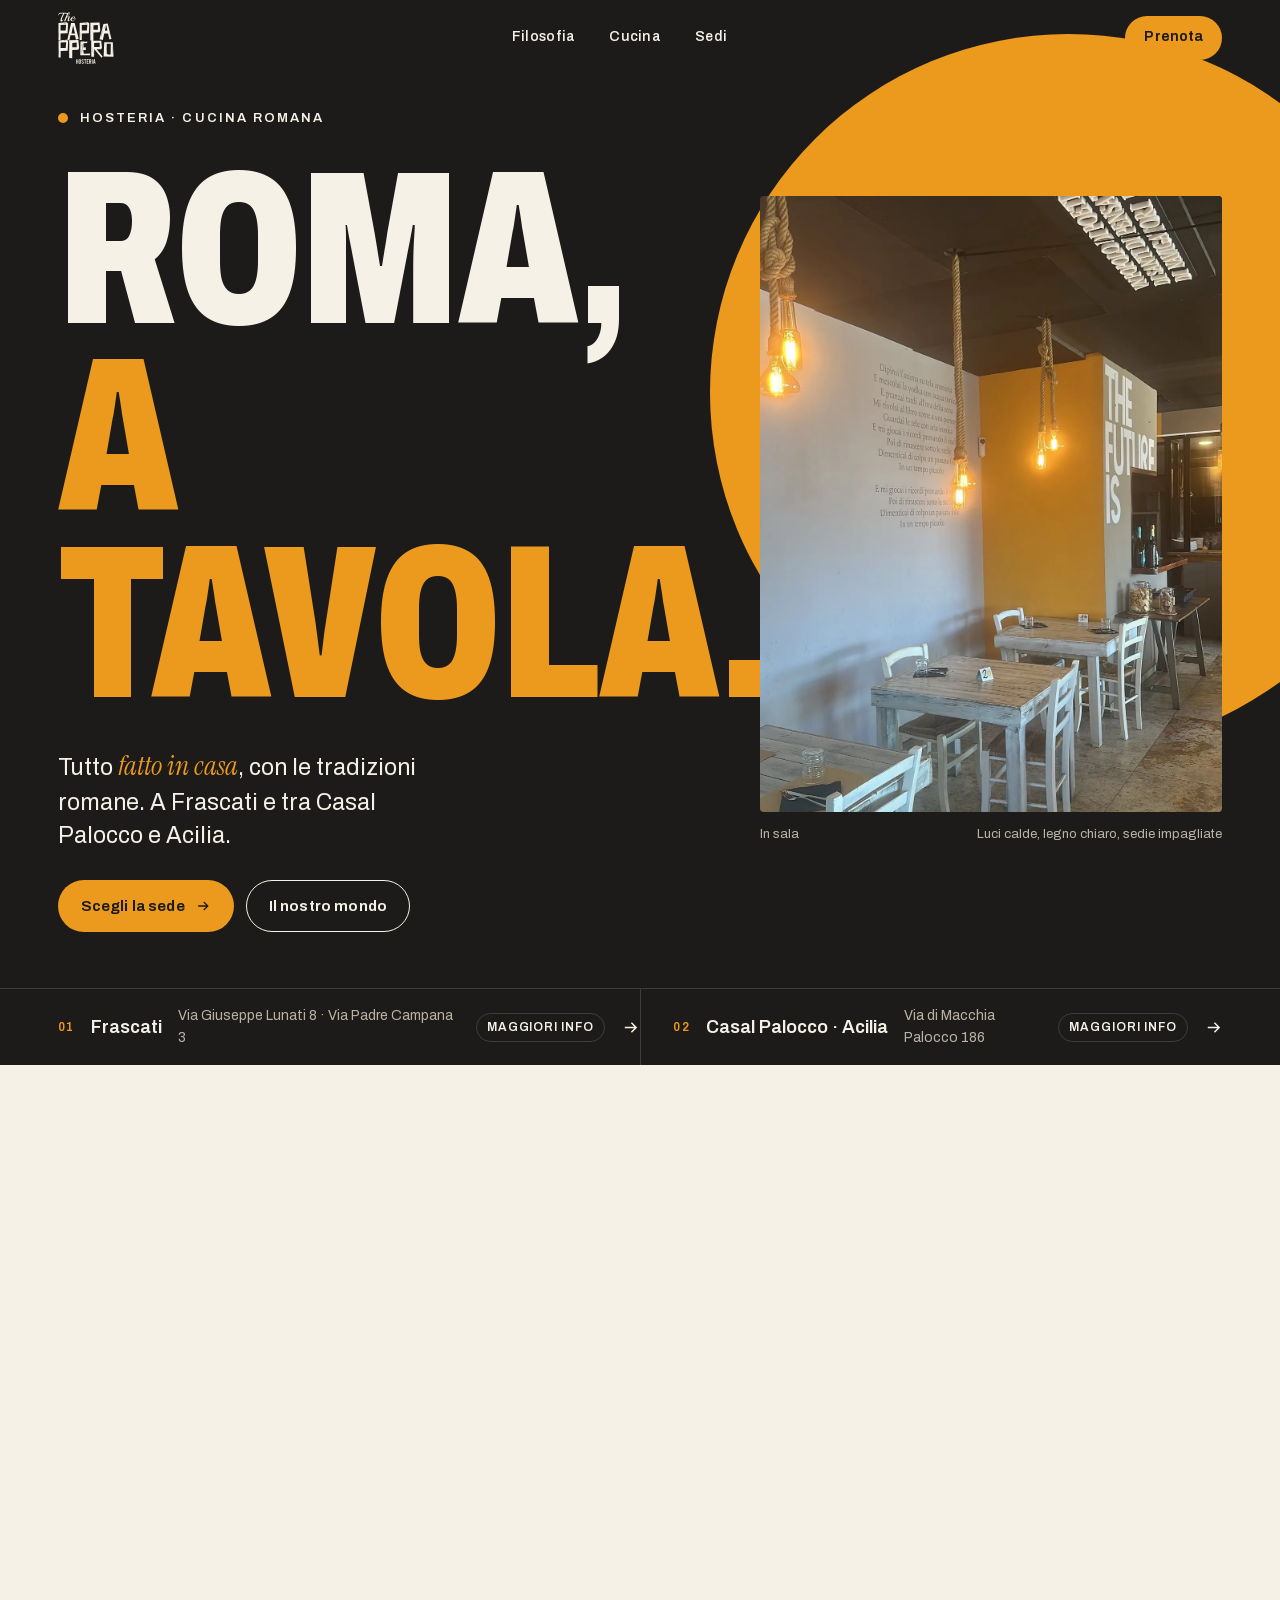
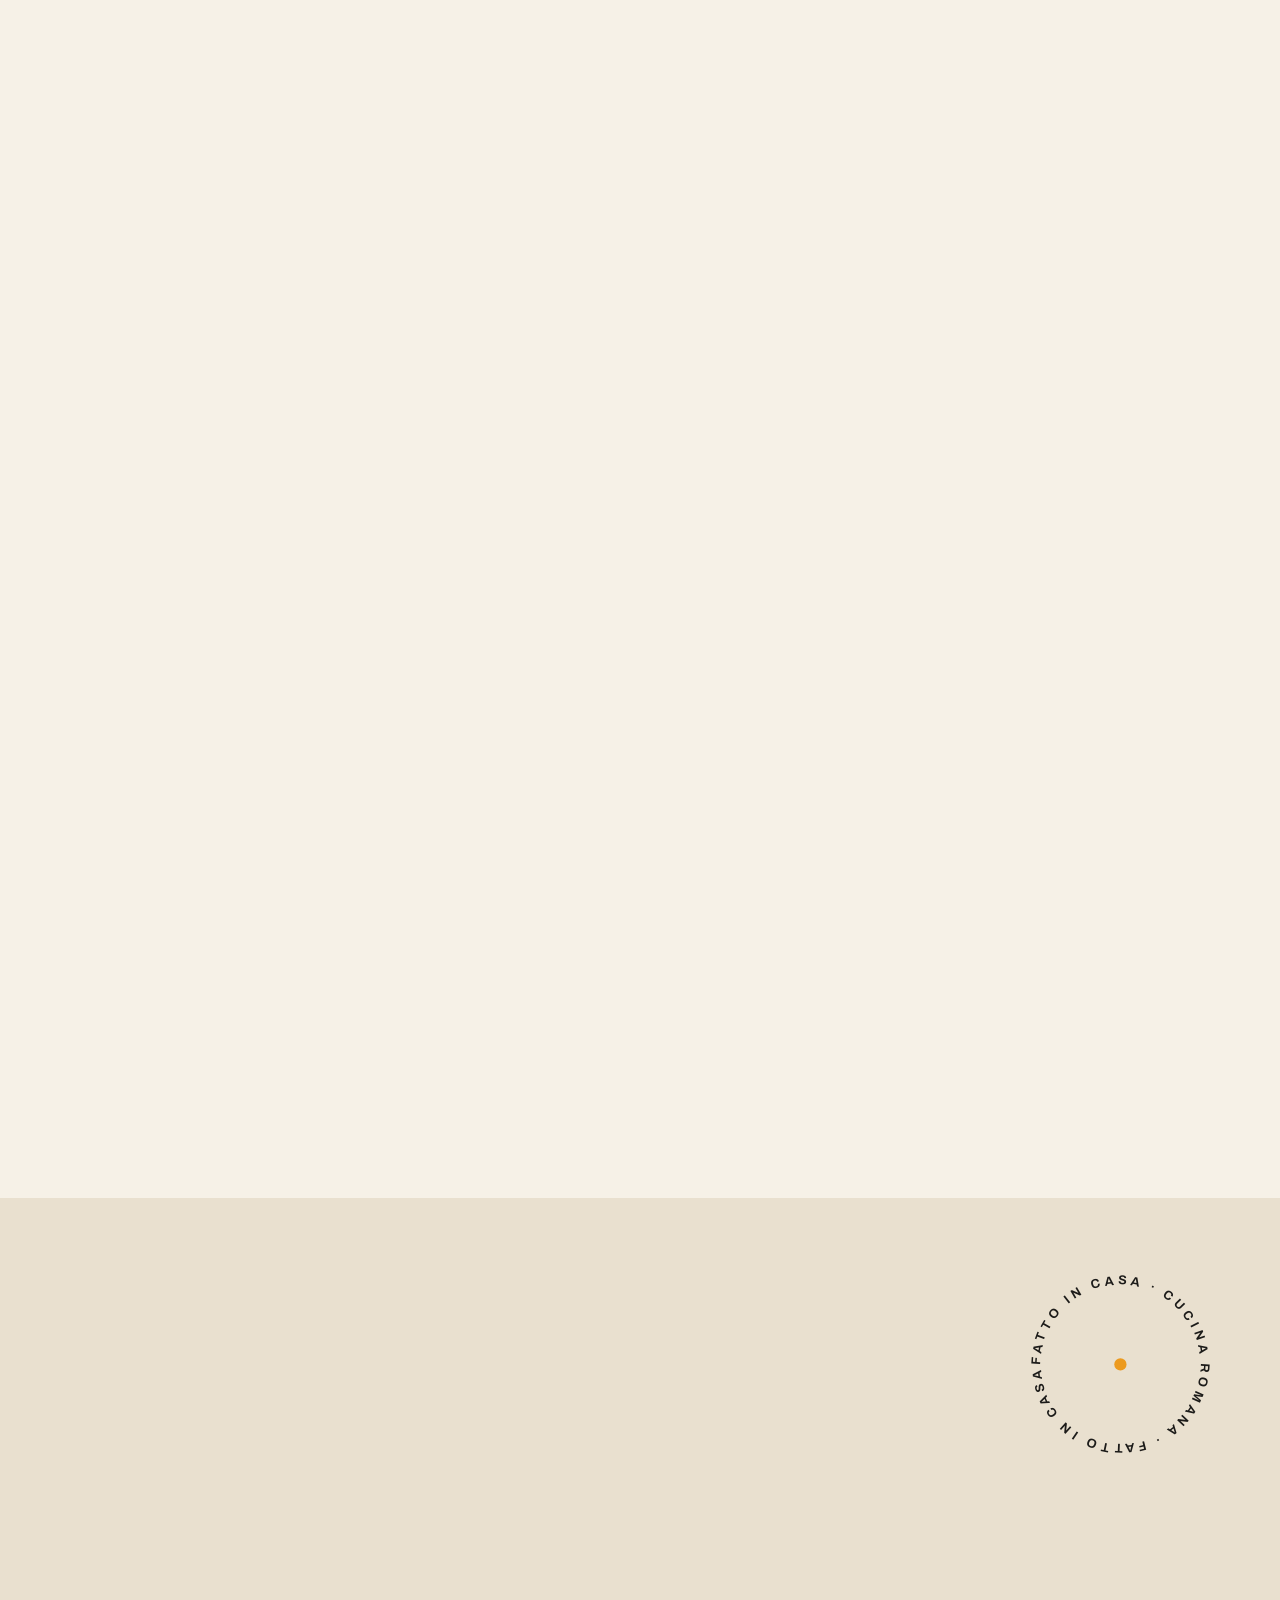
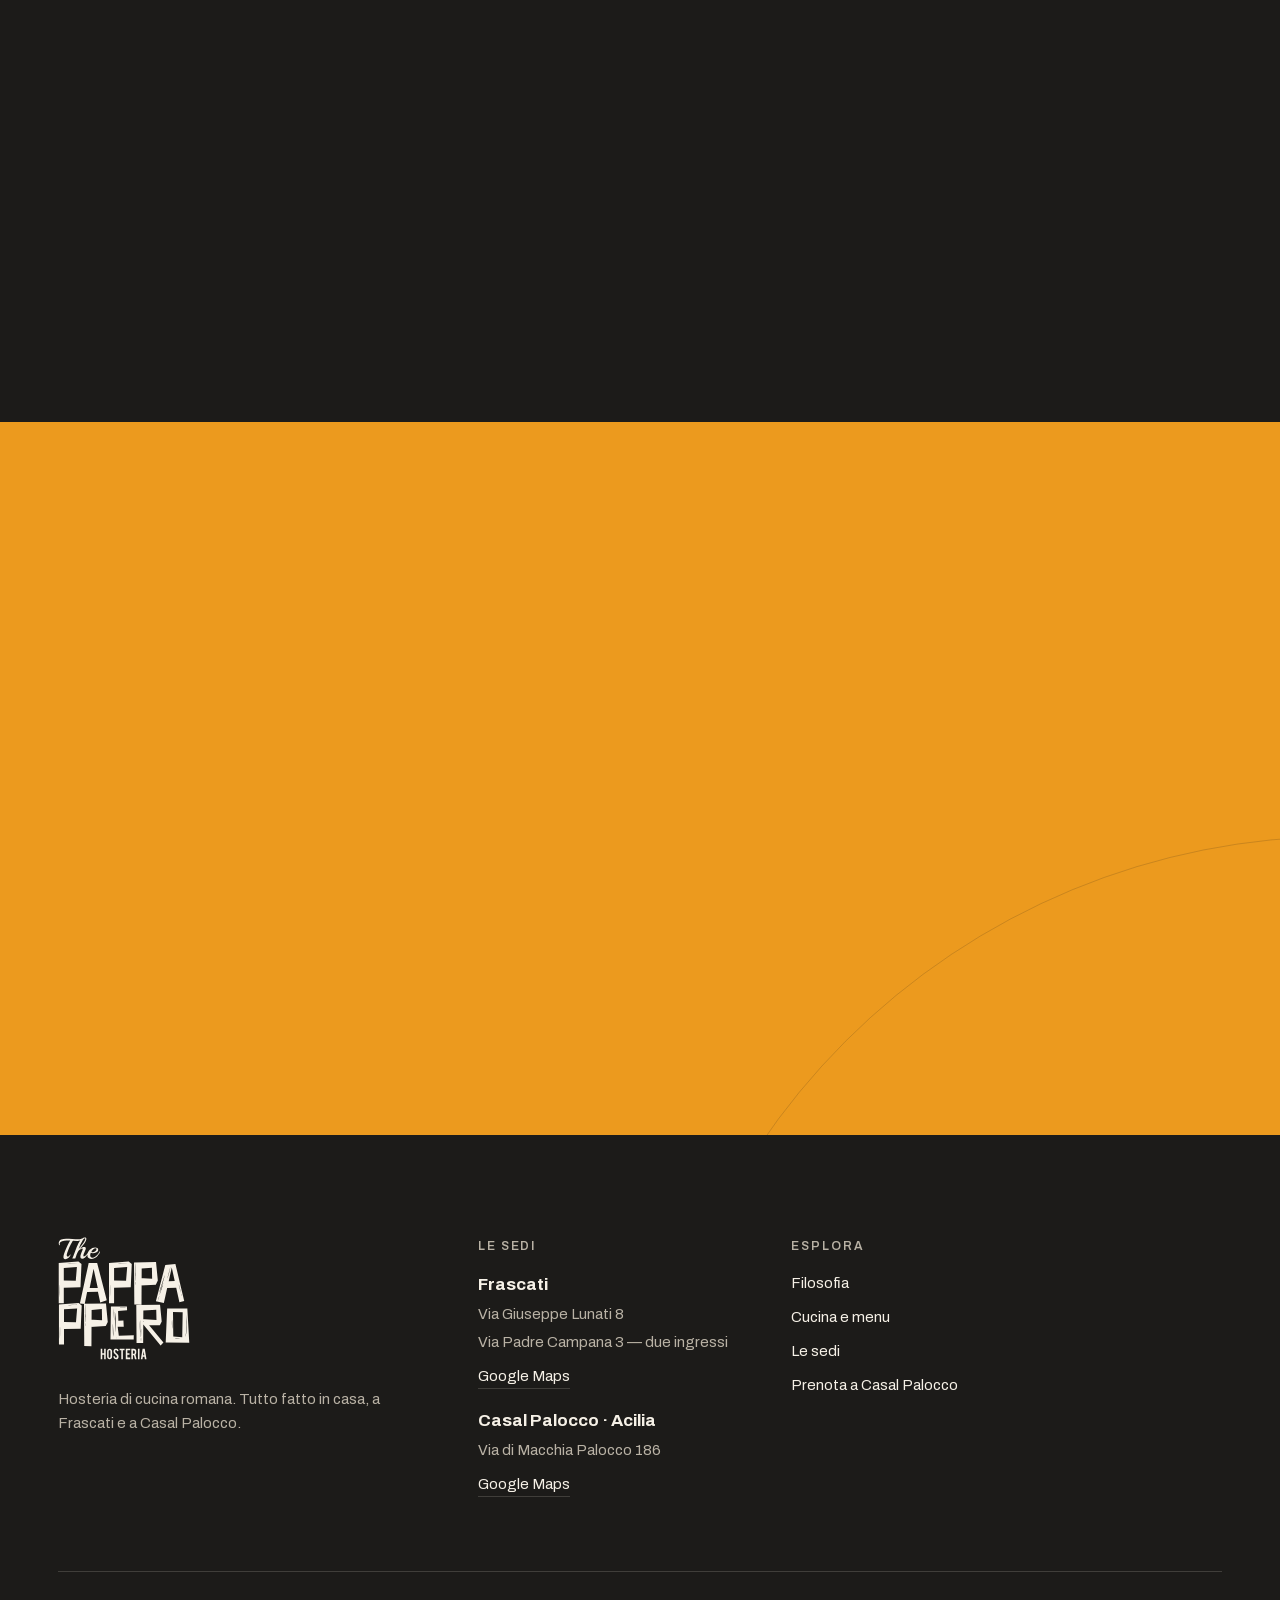
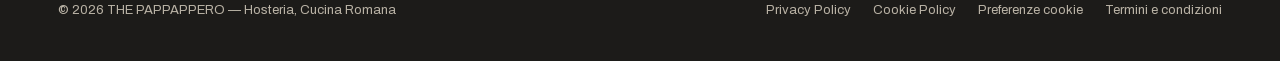
<file: index.html>
<!doctype html>
<html lang="it">
<head>
<meta charset="utf-8">
<meta name="viewport" content="width=device-width, initial-scale=1, viewport-fit=cover">
<meta http-equiv="Content-Security-Policy" content="default-src 'self'; script-src 'self' https://www.googletagmanager.com; connect-src 'self' https://*.google-analytics.com https://*.analytics.google.com https://www.googletagmanager.com; img-src 'self' data: https://*.google-analytics.com https://www.googletagmanager.com; style-src 'self'; font-src 'self'; object-src 'none'; base-uri 'self'; form-action 'self'; manifest-src 'self'; upgrade-insecure-requests">
<meta name="referrer" content="strict-origin-when-cross-origin">
<title>THE PAPPAPPERO — Hosteria, cucina romana a Frascati e Casal Palocco</title>
<meta name="description" content="Cucina romana, tutto fatto in casa. THE PAPPAPPERO ti aspetta a Frascati e tra Casal Palocco e Acilia. A Frascati vieni senza prenotare, a Casal Palocco prenoti su WhatsApp.">
<link rel="canonical" href="./">
<meta name="robots" content="index, follow, max-image-preview:large">
<meta name="theme-color" content="#1C1B19">
<meta property="og:type" content="website">
<meta property="og:locale" content="it_IT">
<meta property="og:site_name" content="THE PAPPAPPERO">
<meta property="og:title" content="THE PAPPAPPERO — Hosteria, cucina romana a Frascati e Casal Palocco">
<meta property="og:description" content="Cucina romana, tutto fatto in casa. THE PAPPAPPERO ti aspetta a Frascati e tra Casal Palocco e Acilia. A Frascati vieni senza prenotare, a Casal Palocco prenoti su WhatsApp.">
<meta property="og:url" content="https://www.dominio-da-definire.it/">
<meta property="og:image" content="https://www.dominio-da-definire.it/assets/img/og-image.jpg">
<meta property="og:image:width" content="1200">
<meta property="og:image:height" content="630">
<meta property="og:image:alt" content="Logo THE PAPPAPPERO Hosteria e la sala del locale">
<meta name="twitter:card" content="summary_large_image">
<link rel="icon" href="./favicon.svg" type="image/svg+xml">
<link rel="icon" href="./assets/icons/icon-192.png" sizes="192x192" type="image/png">
<link rel="apple-touch-icon" href="./assets/icons/icon-180.png">
<link rel="manifest" href="./site.webmanifest">
<link rel="preload" href="./assets/fonts/archivo-latin.woff2" as="font" type="font/woff2" crossorigin>
<link rel="stylesheet" href="./assets/css/style.css">
<script src="./assets/js/config.js" defer></script>
<script src="./assets/js/main.js" defer></script>
</head>
<body data-root="./" data-ld="home">
<svg width="0" height="0" class="sr-only" aria-hidden="true" focusable="false"><symbol id="mark" viewBox="323 477 2047 1910"><path d="M1009.06 2306.07L1009.06 2374.49L984.7 2374.49L984.7 2213.02L1009.06 2213.02L1009.06 2281.57L1038.44 2281.57L1038.44 2213.02L1062.8 2213.02L1062.8 2374.49L1038.44 2374.49L1038.44 2306.07ZM1136.13 2249.1C1136.13 2245.23 1134.78 2241.95 1132.07 2239.24C1129.37 2236.54 1126.08 2235.18 1122.21 2235.18C1118.35 2235.18 1115.04 2236.54 1112.29 2239.24C1109.54 2241.95 1108.16 2245.23 1108.16 2249.1L1108.16 2337.51C1108.16 2341.37 1109.54 2344.66 1112.29 2347.36C1115.04 2350.07 1118.35 2351.43 1122.21 2351.43C1126.08 2351.43 1129.37 2350.07 1132.07 2347.36C1134.78 2344.66 1136.13 2341.37 1136.13 2337.51ZM1122.86 2210.95C1133.6 2210.95 1142.73 2214.73 1150.25 2222.29C1157.76 2229.86 1161.52 2238.96 1161.52 2249.62L1161.52 2337.76C1161.52 2348.51 1157.74 2357.63 1150.18 2365.15C1142.62 2372.67 1133.51 2376.42 1122.86 2376.42C1112.12 2376.42 1103.01 2372.65 1095.54 2365.09C1088.06 2357.52 1084.32 2348.42 1084.32 2337.76L1084.32 2249.62C1084.32 2238.88 1088.1 2229.75 1095.67 2222.23C1103.23 2214.71 1112.29 2210.95 1122.86 2210.95M1262.03 2334.28C1262.21 2345.54 1259.29 2355.16 1253.27 2363.15C1249.32 2368.57 1243.74 2372.39 1236.52 2374.62C1232.65 2375.83 1228.14 2376.42 1222.99 2376.42C1213.45 2376.42 1205.54 2374.06 1199.27 2369.34C1194.04 2365.47 1189.89 2360.21 1186.84 2353.55C1183.79 2346.89 1182 2339.27 1181.48 2330.67L1204.68 2329C1205.72 2338.41 1208.2 2345.24 1212.16 2349.46C1215.08 2352.66 1218.43 2354.17 1222.21 2354C1227.53 2353.83 1231.79 2351.21 1234.97 2346.14C1236.61 2343.64 1237.42 2340.07 1237.42 2335.43C1237.42 2328.72 1234.36 2322.05 1228.27 2315.44C1223.46 2310.88 1216.24 2304.04 1206.62 2294.92C1198.54 2287.1 1192.83 2280.09 1189.48 2273.9C1185.87 2266.93 1184.07 2259.37 1184.07 2251.2C1184.07 2236.49 1189 2225.35 1198.88 2217.79C1204.98 2213.23 1212.55 2210.95 1221.56 2210.95C1230.25 2210.95 1237.67 2212.89 1243.87 2216.76C1248.67 2219.76 1252.56 2223.97 1255.53 2229.38C1258.49 2234.79 1260.28 2241.02 1260.87 2248.07L1237.55 2252.32C1236.86 2245.71 1234.97 2240.56 1231.88 2236.86C1229.65 2234.2 1226.42 2232.86 1222.21 2232.86C1217.74 2232.86 1214.36 2234.84 1212.03 2238.79C1210.14 2241.97 1209.2 2245.92 1209.2 2250.64C1209.2 2258.03 1212.37 2265.55 1218.73 2273.2C1221.13 2276.12 1224.74 2279.56 1229.56 2283.51C1235.23 2288.23 1238.97 2291.54 1240.78 2293.44C1246.79 2299.45 1251.42 2305.38 1254.69 2311.22C1256.24 2313.96 1257.48 2316.51 1258.42 2318.82C1260.75 2324.58 1261.95 2329.74 1262.03 2334.28M1304.69 2237.5L1278.78 2237.5L1278.78 2213.02L1354.81 2213.02L1354.81 2237.5L1329.04 2237.5L1329.04 2374.49L1304.69 2374.49ZM1374.4 2374.49L1374.4 2212.89L1443.74 2212.89L1443.74 2237.37L1398.76 2237.37L1398.76 2281.45L1431.62 2281.45L1431.62 2305.94L1398.76 2305.94L1398.76 2350L1443.74 2350L1443.74 2374.49ZM1513.45 2251.94C1513.45 2242.57 1508.82 2237.89 1499.54 2237.89L1484.85 2237.89L1484.85 2289.57L1499.54 2289.57C1503.4 2289.57 1506.7 2288.19 1509.4 2285.44C1512.11 2282.7 1513.45 2279.39 1513.45 2275.52ZM1498.9 2213.02C1512.47 2213.02 1522.44 2216.76 1528.8 2224.22C1534.38 2230.76 1537.17 2239.87 1537.17 2251.55L1537.17 2275C1537.17 2286.43 1532.84 2296.1 1524.15 2304L1542.2 2374.49L1515.86 2374.49L1501.09 2313.66L1498.9 2313.66L1484.85 2313.66L1484.85 2374.49L1460.49 2374.49L1460.49 2213.02ZM1587.43 2374.49L1563.07 2374.49L1563.07 2213.02L1587.43 2213.02ZM1651.86 2250.01L1642.84 2313.66L1660.88 2313.66ZM1639.07 2337.38L1633.15 2374.49L1607.78 2374.49L1635.24 2213.02L1668.75 2213.02L1695.81 2374.49L1670.2 2374.49L1664.5 2337.38ZM618.51 883.71L611.86 883C529.03 887.75 467.08 892.04 426.02 895.84C447.72 896.32 484.82 894.65 537.31 890.85L582.46 887.28ZM411.68 956.5L411.68 1153.82L597.51 1156.32L615.01 942.94ZM349.73 1218.4L348.68 1225.18C347.28 1309.87 346.93 1373.26 347.64 1415.36C349.73 1393.24 350.78 1355.42 350.78 1301.89L350.78 1255.51ZM638.81 857.31L686.4 896.55L670.66 1259.07L411.68 1263.71L411.68 1504.56L332.93 1504.56L332.93 881.92ZM939.44 1268.71L873.99 970.77L813.44 1270.49ZM773.89 1331.51L736.1 1518.12L661.21 1509.91L798.05 882.28L929.64 881.21L1078.72 1457.47L977.58 1494.21L941.19 1327.23ZM1399.3 883.71L1392.65 883C1309.82 887.75 1247.88 892.04 1206.81 895.84C1228.51 896.32 1265.61 894.65 1318.1 890.85L1363.25 887.28ZM1192.47 956.5L1192.47 1153.82L1378.31 1156.32L1395.8 942.94ZM1130.52 1218.4L1129.47 1225.18C1128.07 1309.87 1127.72 1373.26 1128.43 1415.36C1130.52 1393.24 1131.57 1355.42 1131.57 1301.89L1131.57 1255.51ZM1419.6 857.31L1467.2 896.55L1451.45 1259.07L1192.47 1263.71L1192.47 1504.56L1113.72 1504.56L1113.72 881.92ZM1531.59 1224.82C1533.45 1197.47 1533.34 1178.79 1531.24 1168.8C1529.37 1189.02 1529.49 1207.69 1531.59 1224.82M1530.19 1158.46L1531.59 1153.82C1533.22 1094.82 1533.57 1050.7 1532.64 1021.44C1530.31 1036.9 1529.02 1063.18 1528.79 1100.3L1528.79 1133.12ZM1522.84 1083.52C1522.84 1028.58 1522.49 982.9 1521.79 946.51L1521.79 888.35L1520.39 888.35C1518.52 912.38 1517.59 935.57 1517.59 957.92L1517.59 972.2C1517.59 988.85 1518.12 1011.57 1519.16 1040.35C1520.22 1069.13 1521.44 1083.52 1522.84 1083.52M1506.74 1526.68L1502.19 871.58L1843.76 864.44L1871.76 1153.1L1840.62 1216.97L1600.18 1231.6L1580.24 1115.28L1783.22 1126.7L1779.72 952.57L1621.18 967.91L1618.39 1528.47ZM2230.48 1348.99C2230.95 1358.51 2235.03 1375.76 2242.73 1400.73C2240.86 1384.31 2236.78 1367.07 2230.48 1348.99M2224.18 1314.74L2216.83 1284.41C2208.19 1249.92 2201.08 1225.78 2195.48 1211.98C2201.31 1239.33 2211.81 1280.25 2226.98 1334.72L2229.08 1339ZM2134.24 1160.95L2088.04 952.22L2040.8 1163.45ZM2050.24 1019.29C2051.64 1013.59 2052.7 1009.19 2053.4 1006.09C2058.52 985.16 2063.08 963.4 2067.05 940.8L2065.99 940.44L2052.7 994.68C2043.6 1028.22 2032.75 1070.45 2020.15 1121.34C2021.31 1121.83 2025.63 1108.86 2033.1 1082.45C2040.56 1056.05 2046.27 1035 2050.24 1019.29M1897.3 1377.18L1900.81 1371.11C1927.87 1291.19 1947.12 1230.89 1958.55 1190.21C1948.98 1210.43 1936.16 1246 1920.06 1296.9L1906.41 1341.14ZM1946.3 1190.57C1948.87 1182.25 1950.85 1175.82 1952.25 1171.3C1961.81 1140.62 1970.57 1108.5 1978.5 1074.96L1976.75 1074.25L1951.9 1154.17C1935.81 1203.65 1916.09 1265.98 1892.76 1341.14C1894.62 1341.62 1902.21 1322.41 1915.5 1283.52C1928.8 1244.62 1939.07 1213.64 1946.3 1190.57M1871.06 1468.17C1884.82 1431.53 1892.52 1406.08 1894.16 1391.81C1883.19 1418.45 1875.49 1443.9 1871.06 1468.17M2017 1269.78L1965.2 1501.7L1841.31 1475.66L1987.6 913.68L2144.74 895.49L2281.58 1470.31L2206.68 1489.22L2156.99 1264.07ZM621.92 1527.12L615.28 1526.41C532.45 1531.17 470.51 1535.45 429.45 1539.26C451.14 1539.74 488.24 1538.07 540.73 1534.26L585.89 1530.7ZM415.1 1599.92L415.1 1797.23L600.93 1799.73L618.44 1586.36ZM353.15 1861.82L352.11 1868.59C350.7 1953.29 350.35 2016.67 351.05 2058.78C353.15 2036.66 354.2 1998.83 354.2 1945.31L354.2 1898.93ZM642.24 1500.72L689.84 1539.97L674.09 1902.49L415.1 1907.13L415.1 2147.98L336.36 2147.98L336.36 1525.34ZM754.22 1868.24C756.09 1840.89 755.98 1822.21 753.87 1812.22C752.01 1832.44 752.13 1851.11 754.22 1868.24M752.82 1801.87L754.22 1797.23C755.86 1738.24 756.21 1694.12 755.28 1664.85C752.94 1680.32 751.66 1706.6 751.43 1743.71L751.43 1776.54ZM745.47 1726.94C745.47 1671.99 745.12 1626.32 744.43 1589.93L744.43 1531.76L743.03 1531.76C741.15 1555.79 740.23 1578.98 740.23 1601.34L740.23 1615.62C740.23 1632.27 740.74 1654.99 741.8 1683.77C742.85 1712.55 744.08 1726.94 745.47 1726.94M729.37 2170.1L724.83 1515L1066.4 1507.86L1094.4 1796.52L1063.25 1860.39L822.81 1875.02L802.88 1758.7L1005.86 1770.12L1002.36 1595.99L843.82 1611.33L841.02 2171.89ZM1288.64 1567.09C1301.93 1569.23 1331.34 1569.23 1376.83 1567.09C1363.54 1565.43 1329.58 1564.71 1274.99 1564.95C1281.98 1566.14 1286.53 1566.85 1288.64 1567.09M1224.59 2035.58L1223.54 2035.58L1224.59 2052.71L1225.64 2052.71ZM1217.59 1743.71C1211.53 1675.92 1207.1 1639.05 1204.29 1633.1C1209.42 1803.18 1214.68 1910.22 1220.04 1954.23C1220.51 1866.22 1219.69 1796.04 1217.59 1743.71M1194.5 1776.89C1194.02 1690.07 1191.11 1625.37 1185.75 1582.79C1187.61 1682.46 1190.53 1747.16 1194.5 1776.89M1180.49 1999.9C1183.06 1973.26 1180.61 1913.08 1173.14 1819.36C1171.75 1859.32 1173.26 1928.31 1177.7 2026.31C1179.1 2012.75 1180.03 2003.95 1180.49 1999.9M1391.52 1556.39L1394.68 1614.19L1254.35 1626.68L1259.24 1777.61L1337.63 1775.11L1342.89 1868.95L1248.39 1868.95L1265.9 2008.82L1498.62 2002.04L1496.88 2067.34L1136.4 2068.05L1143.4 1556.39ZM1675.7 1772.06L1958.83 2115.67L1915.08 2160.98L1623.55 1806.67ZM1610.96 2096.76C1613.28 2070.36 1613.05 2052.4 1610.26 2042.88C1607.69 2062.39 1607.92 2080.35 1610.96 2096.76M1608.85 2032.89L1610.61 2028.25C1612.93 1971.4 1613.52 1928.83 1612.35 1900.51C1609.08 1915.5 1607.34 1940.96 1607.11 1976.87L1607.11 2008.27ZM1598.71 1960.46C1598.71 1907.41 1598.23 1863.41 1597.3 1828.44L1597.3 1772.06L1595.56 1772.06C1593.22 1795.38 1592.05 1817.74 1592.05 1839.14L1592.05 1853.06C1592.05 1869.24 1592.7 1891.18 1593.98 1918.89C1595.26 1946.61 1596.83 1960.46 1598.71 1960.46M1541.3 2122.1L1537.12 1533L1906.33 1528.72L1932.22 1788.47L1903.53 1845.92L1704.05 1844.85L1609.2 1752.08L1850.68 1764.57L1847.18 1607.93L1646.99 1619.7L1644.2 2123.88ZM2319.53 1874.74C2319.29 1868.31 2319.05 1863.48 2318.81 1860.26C2318.08 1837.48 2316.01 1780.16 2312.61 1688.28L2310.8 1789.68L2313.34 1848.74C2314.07 1885.89 2315.65 1932.32 2318.08 1988.04C2320.02 1987.79 2320.99 1973.12 2320.99 1944.02C2320.99 1914.92 2320.5 1891.83 2319.53 1874.74M2308.97 2027.03C2309.94 1999.3 2308.84 1980.48 2305.69 1970.57C2304.23 1990.88 2305.33 2009.7 2308.97 2027.03M2138.47 2050.44L2142.84 2051.92C2182.42 2055.39 2217.04 2057.37 2246.67 2057.86C2231.37 2055.14 2214.61 2053.03 2196.4 2051.55L2164.34 2050.06ZM2111.88 2023.69L2250.67 2034.09L2257.6 1647.05L2107.51 1640.74ZM2095.49 1899.63L2097.3 1894.43C2096.81 1834.51 2095.36 1789.81 2092.93 1760.34C2090.49 1775.94 2089.89 1802.56 2091.11 1840.2L2092.93 1873.63ZM1993.84 2114.7L2016.79 1587.25L2330.1 1586.88L2359.98 2117.29ZM622.36 537.92L554.91 535.3C551.72 535.3 541.19 552.75 523.33 587.64C505.47 622.54 490 656.34 476.93 689.04C463.85 721.74 457.32 745.32 457.32 759.77C457.32 774.23 462.34 781.46 472.38 781.46C482.43 781.46 495.11 771.97 510.42 752.98C512.01 751.23 513.61 750.36 515.2 750.36C516.79 750.36 517.6 751.67 517.6 754.3C517.6 756.93 515.44 761.75 511.14 768.76C506.83 775.76 501.16 783.28 494.15 791.31C487.14 799.35 478.04 806.5 466.89 812.78C455.72 819.05 444.23 822.19 432.44 822.19C414.9 822.19 406.13 811.1 406.13 788.9C406.13 761.46 421.28 714.73 451.58 648.75C473.26 602.31 493.19 563.77 511.37 533.11L505.15 533.11L455.88 532.24C428.45 532.24 404.53 535.45 384.12 541.87C372.96 545.37 364.1 550.56 357.57 557.42C351.03 564.28 347.76 572.53 347.76 582.16L351.59 600.56C351.59 603.48 349.99 604.94 346.8 604.94C342.66 604.94 339.31 601.22 336.76 593.77C334.21 586.32 332.93 579.83 332.93 574.28C332.93 560.56 336.44 548.88 343.46 539.24C350.47 529.61 360.04 522.31 372.16 517.34C395.13 508 420.48 503.33 448.23 503.33C475.97 503.33 507.39 504.86 542.47 507.92C577.55 510.99 609.45 512.52 638.15 512.52C666.86 512.52 685.51 508.44 694.12 500.26C695.08 502.3 695.56 504.36 695.56 506.39C695.56 516.03 688.86 523.7 675.47 529.38C662.07 535.08 644.37 537.92 622.36 537.92M739.09 497.63C727.92 497.63 713.33 513.84 695.31 546.25C677.29 578.66 659.67 615.89 642.45 657.94C686.14 610.93 715.96 572.39 731.91 542.31C740.84 523.91 745.3 511.87 745.3 506.17C745.3 500.48 743.22 497.63 739.09 497.63M796.97 724.52C757.74 784.96 724.57 815.18 697.46 815.18C678.64 815.18 669.24 805.26 669.24 785.4C669.24 762.33 679.28 729.48 699.38 686.85C703.84 676.05 706.08 668.6 706.08 664.51C706.08 658.67 703.2 655.75 697.46 655.75C693.64 655.75 687.18 657.79 678.09 661.88C669 665.98 660.31 671.96 652.02 679.84C643.72 687.73 636.78 696.85 631.21 707.21C625.62 717.59 621.16 726.56 617.81 734.15C614.46 741.75 611.04 751.01 607.52 761.97C604.01 772.92 600.9 781.82 598.19 788.68C595.48 795.54 592.7 803.51 589.83 812.55L543.42 812.55C552.03 792.41 564.39 760.21 580.5 715.98C596.59 671.74 610.4 636.99 621.88 611.73C633.36 586.48 644.6 565.16 655.61 547.78C666.61 530.41 679.21 515.88 693.4 504.2C707.59 492.53 722.58 486.68 738.37 486.68C754.15 486.68 762.05 493.55 762.05 507.27C762.05 516.9 757.74 529.61 749.13 545.37C730.63 578.66 699.69 617.21 656.33 661C673.55 649.62 687.18 642.17 697.22 638.67C707.27 635.17 716.92 633.42 726.17 633.42C744.35 633.42 753.44 640.71 753.44 655.31C753.44 661.16 752.32 666.56 750.09 671.52C747.85 676.49 745.38 682.18 742.67 688.6C739.96 695.03 737.72 700.28 735.97 704.37C734.22 708.46 731.91 714 729.04 721.01C726.17 728.02 723.94 734.01 722.34 738.97C718.19 751.23 716.12 761.02 716.12 768.31C716.12 775.62 718.83 779.26 724.26 779.26C743.39 779.26 767.31 753.86 796.02 703.06C796.97 701.01 798.16 699.99 799.6 699.99C801.04 699.99 801.76 702.69 801.76 708.09C801.76 713.5 800.15 718.97 796.97 724.52M920.39 664.07C920.39 655.61 915.92 651.37 907 651.37C894.56 651.37 880.68 658.38 865.38 672.4C850.07 686.41 842.42 697.8 842.42 706.56C842.42 712.4 848.47 715.32 860.59 715.32C872.71 715.32 885.39 709.92 898.63 699.11C911.85 688.31 919.11 676.63 920.39 664.07M971.1 698.67C973.02 698.67 973.98 701.52 973.98 707.21C973.98 712.91 971.41 719.7 966.32 727.58C961.21 735.47 956.19 742.91 951.25 749.92C946.3 756.93 939.68 765.11 931.4 774.45C923.1 783.8 914.97 791.24 907 796.79C886.91 810.22 866.73 816.94 846.48 816.94C826.22 816.94 809.88 812.19 797.45 802.7C785 793.21 778.79 778.68 778.79 759.12C778.79 729.34 790.75 701.74 814.67 676.33C838.58 650.93 866.49 638.23 898.39 638.23C912.74 638.23 924.22 641.66 932.83 648.52C941.44 655.38 945.75 663.63 945.75 673.27C945.75 689.63 937.29 702.77 920.39 712.69C903.49 722.62 883.56 727.58 860.59 727.58C847.2 727.58 837.31 725.98 830.94 722.77C824.87 737.65 821.84 750.8 821.84 762.18C821.84 786.71 833.16 798.98 855.81 798.98C869.2 798.98 882.99 794.24 897.19 784.74C911.38 775.25 923.5 764.59 933.55 752.77C943.59 740.94 955 723.93 967.75 701.74C969.03 699.7 970.15 698.67 971.1 698.67"></path></symbol></svg>
<a class="skip" href="#contenuto">Vai al contenuto</a>
<p class="draft-flag">Modalità bozza · dati mancanti evidenziati</p>
<header class="hdr">
  <div class="wrap hdr__in">
    <a class="hdr__logo" href="./index.html" aria-label="THE PAPPAPPERO — Home"><svg viewBox="0 0 2047 1910" role="img" aria-label="THE PAPPAPPERO Hosteria"><use href="#mark" fill="currentColor"></use></svg></a>
    <nav class="nav" aria-label="Principale">
      <a href="#manifesto">Filosofia</a>
      <a href="#cucina">Cucina</a>
      <a href="#sedi">Sedi</a>
    </nav>
    <div class="hdr__act">
      <button class="btn btn--primary btn--sm hdr__book" type="button" data-book="casal-palocco-acilia" aria-label="Prenota un tavolo a Casal Palocco">Prenota</button>
      <button class="burger" type="button" aria-label="Apri il menu" aria-expanded="false" aria-controls="menu" data-menu-toggle><span></span></button>
    </div>
  </div>
</header>
<div class="menu" id="menu" aria-label="Menu">
  <nav class="menu__main" aria-label="Menu mobile">
    <a href="./index.html">Home</a>
    <a href="#manifesto">Filosofia</a>
    <a href="#cucina">Cucina</a>
    <a href="#sedi">Sedi</a>
  </nav>
  <div class="menu__sedi">
    <p class="label">Le sedi</p>
    <a href="./frascati/index.html"><span>01</span><span>Frascati · senza prenotazione</span><span class="ico"><svg viewBox="0 0 20 20" aria-hidden="true"><path d="M4 10h11M11 5l5 5-5 5" fill="none" stroke="currentColor" stroke-width="1.6"/></svg></span></a>
    <a href="./casal-palocco-acilia/index.html"><span>02</span><span>Casal Palocco · Acilia</span><span class="ico"><svg viewBox="0 0 20 20" aria-hidden="true"><path d="M4 10h11M11 5l5 5-5 5" fill="none" stroke="currentColor" stroke-width="1.6"/></svg></span></a>
  </div>
  <button class="btn btn--primary btn--wide" type="button" data-book="casal-palocco-acilia"><span>Prenota a Casal Palocco</span><span class="ico"><svg viewBox="0 0 20 20" aria-hidden="true"><path d="M4 10h11M11 5l5 5-5 5" fill="none" stroke="currentColor" stroke-width="1.6"/></svg></span></button>
</div>
<main id="contenuto">

<section class="hero dark" aria-labelledby="hero-title">
  <div class="wrap hero__grid">
    <div class="hero__copy">
      <p class="eyebrow">Hosteria · Cucina romana</p>
      <h1 id="hero-title" class="display hero__title"><span class="sr-only">THE PAPPAPPERO — </span><span>Roma,</span><span class="o">a tavola.</span></h1>
      <p class="hero__sub">Tutto <em>fatto in casa</em>, con le tradizioni romane. A Frascati e tra Casal Palocco e Acilia.</p>
      <div class="hero__cta">
        <a class="btn btn--primary" href="#sedi"><span>Scegli la sede</span><span class="ico"><svg viewBox="0 0 20 20" aria-hidden="true"><path d="M4 10h11M11 5l5 5-5 5" fill="none" stroke="currentColor" stroke-width="1.6"/></svg></span></a>
        <a class="btn btn--line on-dark" href="#manifesto"><span>Il nostro mondo</span></a>
      </div>
    </div>
    <div class="hero__media" data-drift>
      <div class="hero__disc" aria-hidden="true"></div>
      <figure class="hero__photo">
        <img src="./assets/img/sala-1152.webp" width="1152" height="2048" alt="La sala di THE PAPPAPPERO: tavoli in legno chiaro, sedie impagliate, lampadine calde appese a corde e una parete color ocra" fetchpriority="high" decoding="async">
      </figure>
      <p class="hero__cap"><span>In sala</span><span>Luci calde, legno chiaro, sedie impagliate</span></p>
    </div>
  </div>
  <nav class="hero__strip" aria-label="Vai alla sede">
    <div class="wrap">
      <a href="frascati/index.html"><span class="n">01</span><span>Frascati</span><span class="a">Via Giuseppe Lunati 8 · Via Padre Campana 3</span><span class="s">Maggiori info</span><span class="ico"><svg viewBox="0 0 20 20" aria-hidden="true"><path d="M4 10h11M11 5l5 5-5 5" fill="none" stroke="currentColor" stroke-width="1.6"/></svg></span></a>
      <a href="casal-palocco-acilia/index.html"><span class="n">02</span><span>Casal Palocco · Acilia</span><span class="a">Via di Macchia Palocco 186</span><span class="s">Maggiori info</span><span class="ico"><svg viewBox="0 0 20 20" aria-hidden="true"><path d="M4 10h11M11 5l5 5-5 5" fill="none" stroke="currentColor" stroke-width="1.6"/></svg></span></a>
    </div>
  </nav>
</section>

<section class="manifesto" id="manifesto" aria-labelledby="manifesto-title">
  <div class="wrap">
    <div class="manifesto__head" data-reveal>
      <p class="eyebrow">Manifesto</p>
      <h2 id="manifesto-title" class="manifesto__quote">Tutto fatto in casa. Si respira <span class="hl">l’aria di casa</span>, con le tradizioni romane.</h2>
    </div>
    <div class="principles">
      <article class="principle" data-reveal>
        <p class="principle__n">01</p>
        <h3 class="principle__t">Fatto in casa</h3>
        <p class="principle__d">Quello che arriva in tavola nasce nella nostra cucina. Senza scorciatoie.</p>
      </article>
      <article class="principle" data-reveal>
        <p class="principle__n">02</p>
        <h3 class="principle__t">Romana, davvero</h3>
        <p class="principle__d">Le ricette sono quelle di Roma, quelle che si tramandano. Le riconosci al primo assaggio.</p>
      </article>
      <article class="principle" data-reveal>
        <p class="principle__n">03</p>
        <h3 class="principle__t">Senza formalità</h3>
        <p class="principle__d">Una tavola apparecchiata, le persone giuste, il tempo che serve. Il resto non conta.</p>
      </article>
    </div>
  </div>
</section>

<section class="casa" aria-label="Il locale">
  <div class="wrap casa__grid">
    <figure class="casa__fig casa__fig--a" data-reveal>
      <img src="./assets/img/insegna-1000.webp" width="1000" height="1000" alt="L’insegna circolare arancione di THE PAPPAPPERO Hosteria su una parete scura" loading="lazy" decoding="async">
    </figure>
    <figure class="casa__fig casa__fig--b" data-reveal>
      <img src="./assets/img/dettaglio-p-1152.webp" width="1152" height="1440" alt="Un cesto in vimini e cuoio appoggiato su una grande lettera P rossa: un dettaglio d’arredo del locale" loading="lazy" decoding="async">
    </figure>
    <div class="casa__note" data-reveal>
      <p>Ti siedi, e smetti di guardare l’orologio.</p>
      <p>Pareti scure, il nostro arancione, le luci basse. Il resto lo fa la cucina.</p>
    </div>
  </div>
</section>

<section class="cucina" id="cucina" aria-labelledby="cucina-title">
  <div class="wrap">
    <div class="stamp" aria-hidden="true">
      <svg viewBox="0 0 200 200"><defs><path id="ring" d="M100,100 m-78,0 a78,78 0 1,1 156,0 a78,78 0 1,1 -156,0"/></defs><circle cx="100" cy="100" r="6" fill="#EC9A1E"/><text><textPath href="#ring">Fatto in casa · Cucina romana · Fatto in casa · Cucina romana ·</textPath></text></svg>
    </div>
    <div class="cucina__grid">
      <div data-reveal>
        <p class="eyebrow">La cucina</p>
        <h2 id="cucina-title" class="display cucina__title">Le cose buone richiedono tempo. <span class="serif">E si fanno in casa.</span></h2>
      </div>
      <div class="cucina__body" data-reveal>
        <p class="lead">Ricette romane, preparate in casa. Niente effetti speciali: il sapore che ti aspetti, e tutto il tempo che serve per arrivarci.</p>
        <div class="menu-card">
          <h3>Il menu</h3>
          <p>Il menu completo arriverà presto su queste pagine, sede per sede.</p>
          <div class="row">
            <a class="btn btn--dark" href="#sedi"><span>Scegli la sede</span><span class="ico"><svg viewBox="0 0 20 20" aria-hidden="true"><path d="M4 10h11M11 5l5 5-5 5" fill="none" stroke="currentColor" stroke-width="1.6"/></svg></span></a>
          </div>
        </div>
      </div>
    </div>
  </div>
</section>

<section class="sedi dark" id="sedi" aria-labelledby="sedi-title">
  <div class="wrap">
    <div class="sedi__head" data-reveal>
      <div>
        <p class="eyebrow">Le sedi</p>
        <h2 id="sedi-title" class="display sedi__title">Scegli la tua tavola.</h2>
      </div>
      <p class="sedi__intro">Stessa cucina, stessa aria di casa, due modi di stare a tavola. A Frascati arrivi e ti siedi appena c’è posto. A Casal Palocco ti prenoti il tavolo con un messaggio.</p>
    </div>
    <div class="sedi__grid" data-sedi-cards>
      <article class="sede"><p class="sede__num">01</p><h3 class="sede__name"><a href="frascati/index.html">Frascati</a></h3><p class="svc svc--walk"><span class="svc__dot" aria-hidden="true"></span>Ti aspettiamo senza prenotazioni · 7 su 7</p><ul class="addr"><li><span class="addr__street">Via Giuseppe Lunati 8</span><span class="addr__city">00044 Frascati (RM)</span></li><li><span class="addr__street">Via Padre Campana 3</span><span class="addr__city">00044 Frascati (RM)</span><span class="addr__note">Due ingressi</span></li></ul><a class="sede__more link" href="frascati/index.html">Scopri la sede</a></article>
      <article class="sede"><p class="sede__num">02</p><h3 class="sede__name"><a href="casal-palocco-acilia/index.html">Casal Palocco · Acilia</a></h3><p class="svc"><span class="svc__dot" aria-hidden="true"></span>Su prenotazione · via WhatsApp</p><ul class="addr"><li><span class="addr__street">Via di Macchia Palocco 186</span><span class="addr__city">00124 Roma (RM)</span></li></ul><a class="sede__more link" href="casal-palocco-acilia/index.html">Scopri la sede</a></article>
    </div>
  </div>
</section>

<section class="finale" aria-labelledby="finale-title">
  <div class="finale__ring" aria-hidden="true"></div>
  <div class="wrap finale__grid">
    <h2 id="finale-title" class="display finale__title" data-reveal>Il tavolo è apparecchiato.</h2>
    <div class="finale__side" data-reveal>
      <p>A Casal Palocco mandaci un messaggio e il tavolo te lo confermiamo noi. A Frascati non serve: vieni e basta.</p>
      <div class="row">
        <button class="btn btn--dark" type="button" data-book="casal-palocco-acilia"><span>Prenota a Casal Palocco</span><span class="ico"><svg viewBox="0 0 20 20" aria-hidden="true"><path d="M4 10h11M11 5l5 5-5 5" fill="none" stroke="currentColor" stroke-width="1.6"/></svg></span></button>
        <a class="btn btn--line" href="https://www.google.com/maps/dir/?api=1&amp;destination=Via%20Giuseppe%20Lunati%208%2C%2000044%20Frascati" data-visit="frascati" target="_blank" rel="noopener noreferrer"><span>Vieni a Frascati</span><span class="ico"><svg viewBox="0 0 20 20" aria-hidden="true"><path d="M7 5h8v8M15 5L5 15" fill="none" stroke="currentColor" stroke-width="1.6"/></svg></span></a>
      </div>
    </div>
  </div>
</section>

</main>
<footer class="ftr">
  <div class="wrap">
    <div class="ftr__top">
      <div class="ftr__brand">
        <a href="./index.html" aria-label="THE PAPPAPPERO — Home"><svg viewBox="0 0 2047 1910" role="img" aria-label="THE PAPPAPPERO Hosteria"><use href="#mark" fill="currentColor"></use></svg></a>
        <p>Hosteria di cucina romana. Tutto fatto in casa, a Frascati e a Casal Palocco.</p>
      </div>
      <div class="ftr__cols">
        <div class="ftr__col">
          <h2>Le sedi</h2>
          <div data-footer-sedi>
            <div class="fsede"><a class="fsede__name" href="./frascati/index.html">Frascati</a><p>Via Giuseppe Lunati 8</p><p>Via Padre Campana 3</p></div>
            <div class="fsede"><a class="fsede__name" href="./casal-palocco-acilia/index.html">Casal Palocco · Acilia</a><p>Via di Macchia Palocco 186</p></div>
          </div>
        </div>
        <div class="ftr__col">
          <h2>Esplora</h2>
          <ul>
            <li><a href="#manifesto">Filosofia</a></li>
            <li><a href="#cucina">Cucina e menu</a></li>
            <li><a href="#sedi">Le sedi</a></li>
            <li><a href="#" data-book="casal-palocco-acilia">Prenota a Casal Palocco</a></li>
          </ul>
        </div>
        <div class="ftr__col" data-footer-social-wrap>
          <h2>Seguici</h2>
          <div class="ftr__social" data-footer-social></div>
        </div>
      </div>
    </div>
    <div class="ftr__bottom">
      <div>
        <p>© <span data-year>2026</span> THE PAPPAPPERO — Hosteria, Cucina Romana</p>
        <p data-owner-line></p>
      </div>
      <nav class="ftr__legal" aria-label="Informazioni legali">
        <a href="./privacy/index.html">Privacy Policy</a>
        <a href="./cookie/index.html">Cookie Policy</a>
        <button type="button" data-consent-open>Preferenze cookie</button>
        <a href="./termini/index.html">Termini e condizioni</a>
      </nav>
    </div>
  </div>
</footer>
<div class="thumbbar">
  <a class="btn btn--line" href="#sedi">Le sedi</a>
  <button class="btn btn--primary" type="button" data-book><span>Prenota</span><span class="ico"><svg viewBox="0 0 20 20" aria-hidden="true"><path d="M4 10h11M11 5l5 5-5 5" fill="none" stroke="currentColor" stroke-width="1.6"/></svg></span></button>
</div>
</body>
</html>
</file>
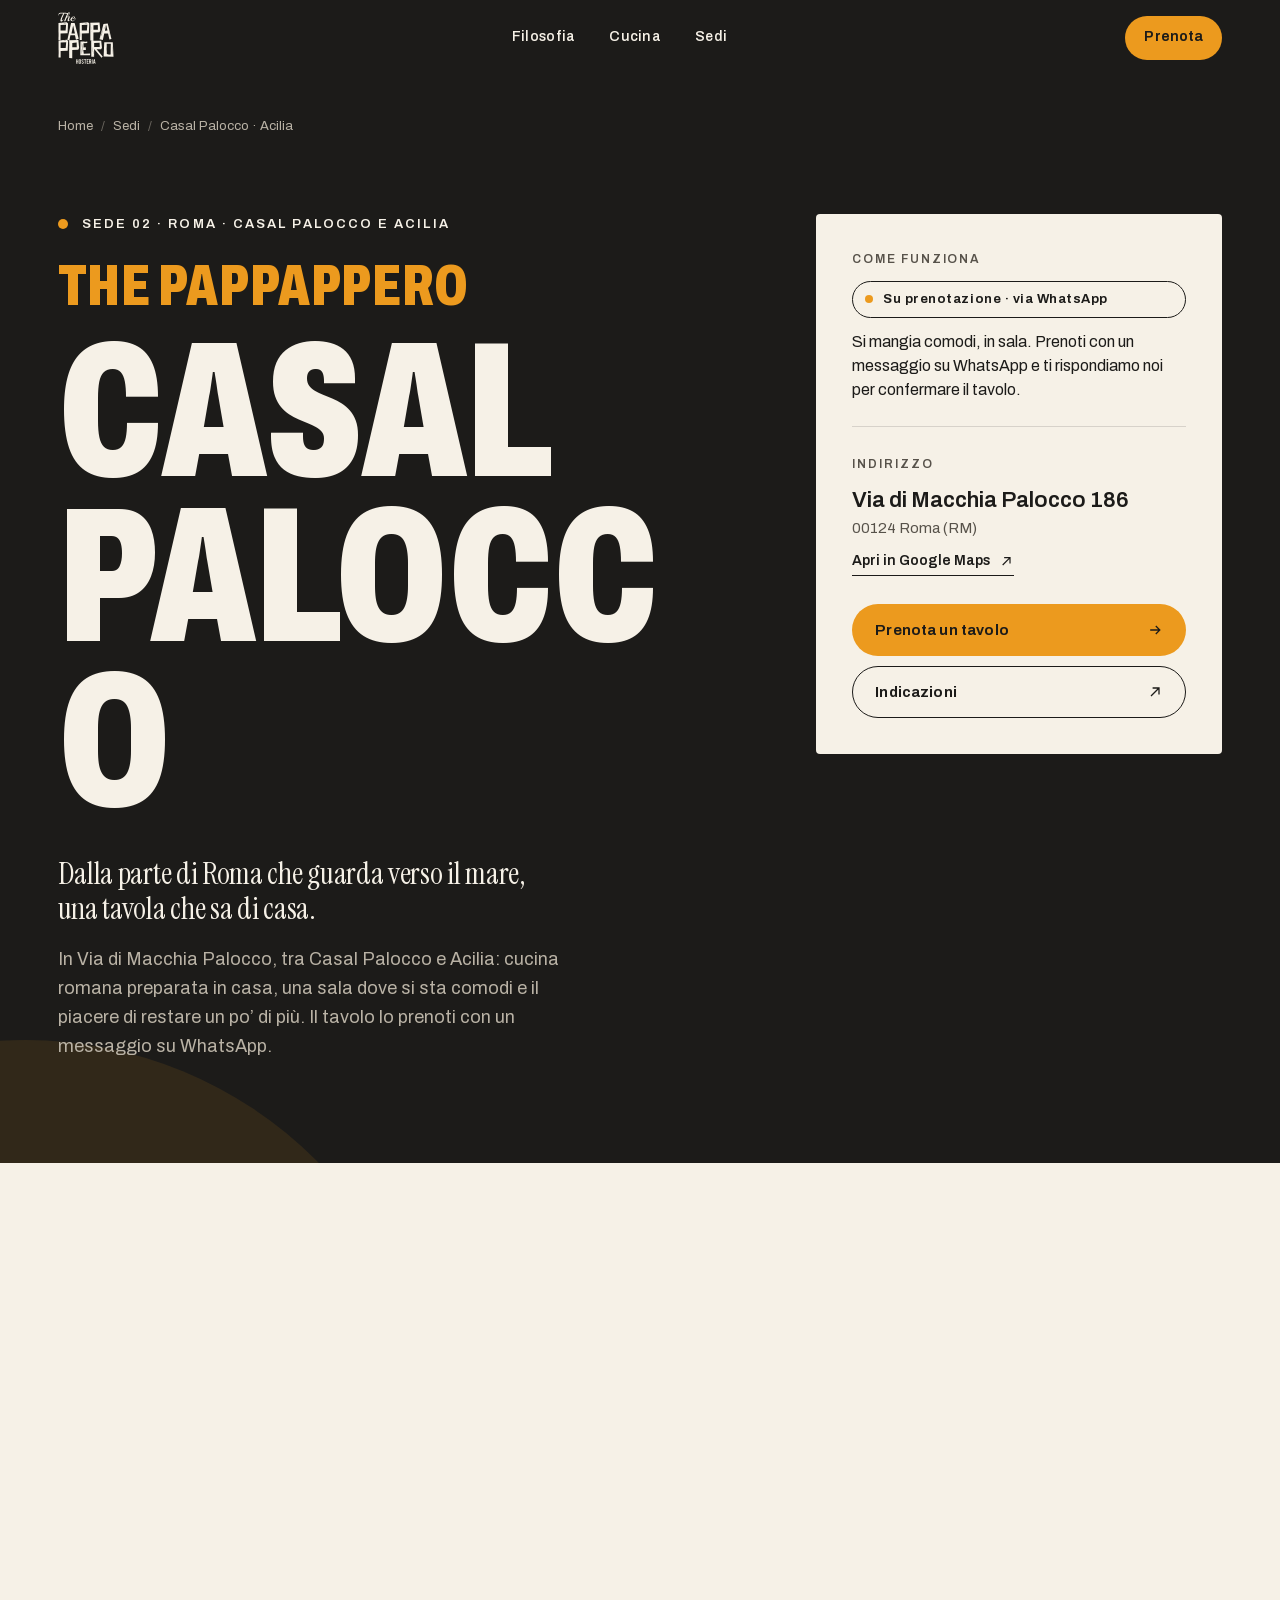
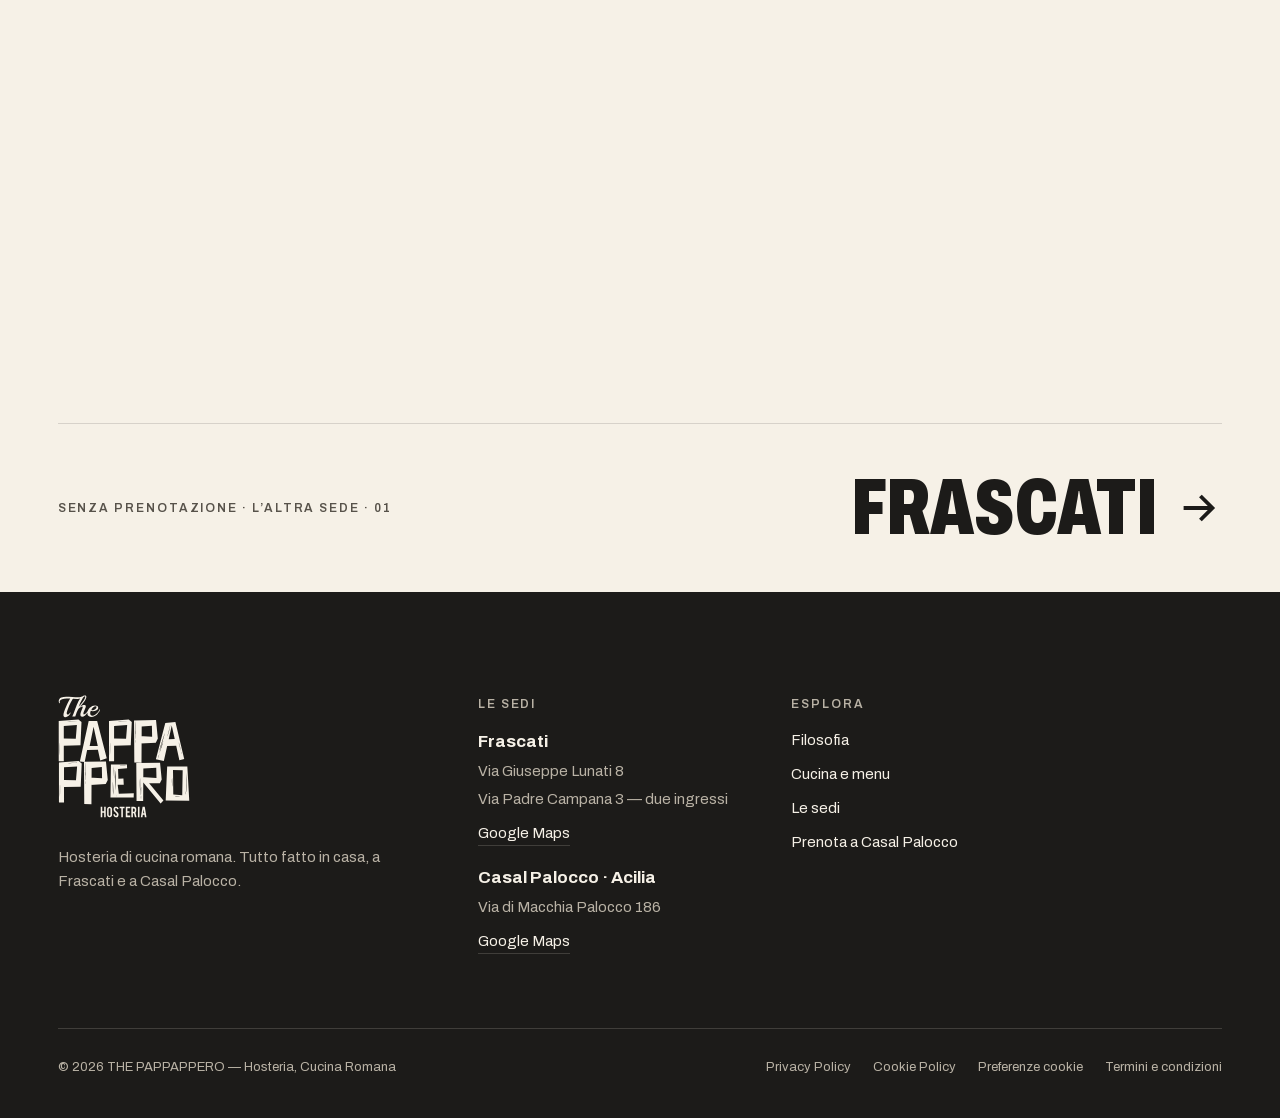
<file: casal-palocco-acilia/index.html>
<!doctype html>
<html lang="it">
<head>
<meta charset="utf-8">
<meta name="viewport" content="width=device-width, initial-scale=1, viewport-fit=cover">
<meta http-equiv="Content-Security-Policy" content="default-src 'self'; script-src 'self' https://www.googletagmanager.com; connect-src 'self' https://*.google-analytics.com https://*.analytics.google.com https://www.googletagmanager.com; img-src 'self' data: https://*.google-analytics.com https://www.googletagmanager.com; style-src 'self'; font-src 'self'; object-src 'none'; base-uri 'self'; form-action 'self'; manifest-src 'self'; upgrade-insecure-requests">
<meta name="referrer" content="strict-origin-when-cross-origin">
<title>THE PAPPAPPERO Casal Palocco · Acilia — Hosteria, cucina romana</title>
<meta name="description" content="THE PAPPAPPERO in Via di Macchia Palocco 186, tra Casal Palocco e Acilia: cucina romana fatta in casa. Orari, indicazioni e prenotazione su WhatsApp.">
<link rel="canonical" href="./">
<meta name="robots" content="index, follow, max-image-preview:large">
<meta name="theme-color" content="#1C1B19">
<meta property="og:type" content="website">
<meta property="og:locale" content="it_IT">
<meta property="og:site_name" content="THE PAPPAPPERO">
<meta property="og:title" content="THE PAPPAPPERO Casal Palocco · Acilia — Hosteria, cucina romana">
<meta property="og:description" content="THE PAPPAPPERO in Via di Macchia Palocco 186, tra Casal Palocco e Acilia: cucina romana fatta in casa. Orari, indicazioni e prenotazione su WhatsApp.">
<meta property="og:url" content="https://www.dominio-da-definire.it/casal-palocco-acilia/">
<meta property="og:image" content="https://www.dominio-da-definire.it/assets/img/og-image.jpg">
<meta property="og:image:width" content="1200">
<meta property="og:image:height" content="630">
<meta property="og:image:alt" content="Logo THE PAPPAPPERO Hosteria e la sala del locale">
<meta name="twitter:card" content="summary_large_image">
<link rel="icon" href="../favicon.svg" type="image/svg+xml">
<link rel="icon" href="../assets/icons/icon-192.png" sizes="192x192" type="image/png">
<link rel="apple-touch-icon" href="../assets/icons/icon-180.png">
<link rel="manifest" href="../site.webmanifest">
<link rel="preload" href="../assets/fonts/archivo-latin.woff2" as="font" type="font/woff2" crossorigin>
<link rel="stylesheet" href="../assets/css/style.css">
<script src="../assets/js/config.js" defer></script>
<script src="../assets/js/main.js" defer></script>
</head>
<body data-root="../" data-ld="casal-palocco-acilia" data-sede="casal-palocco-acilia">
<svg width="0" height="0" class="sr-only" aria-hidden="true" focusable="false"><symbol id="mark" viewBox="323 477 2047 1910"><path d="M1009.06 2306.07L1009.06 2374.49L984.7 2374.49L984.7 2213.02L1009.06 2213.02L1009.06 2281.57L1038.44 2281.57L1038.44 2213.02L1062.8 2213.02L1062.8 2374.49L1038.44 2374.49L1038.44 2306.07ZM1136.13 2249.1C1136.13 2245.23 1134.78 2241.95 1132.07 2239.24C1129.37 2236.54 1126.08 2235.18 1122.21 2235.18C1118.35 2235.18 1115.04 2236.54 1112.29 2239.24C1109.54 2241.95 1108.16 2245.23 1108.16 2249.1L1108.16 2337.51C1108.16 2341.37 1109.54 2344.66 1112.29 2347.36C1115.04 2350.07 1118.35 2351.43 1122.21 2351.43C1126.08 2351.43 1129.37 2350.07 1132.07 2347.36C1134.78 2344.66 1136.13 2341.37 1136.13 2337.51ZM1122.86 2210.95C1133.6 2210.95 1142.73 2214.73 1150.25 2222.29C1157.76 2229.86 1161.52 2238.96 1161.52 2249.62L1161.52 2337.76C1161.52 2348.51 1157.74 2357.63 1150.18 2365.15C1142.62 2372.67 1133.51 2376.42 1122.86 2376.42C1112.12 2376.42 1103.01 2372.65 1095.54 2365.09C1088.06 2357.52 1084.32 2348.42 1084.32 2337.76L1084.32 2249.62C1084.32 2238.88 1088.1 2229.75 1095.67 2222.23C1103.23 2214.71 1112.29 2210.95 1122.86 2210.95M1262.03 2334.28C1262.21 2345.54 1259.29 2355.16 1253.27 2363.15C1249.32 2368.57 1243.74 2372.39 1236.52 2374.62C1232.65 2375.83 1228.14 2376.42 1222.99 2376.42C1213.45 2376.42 1205.54 2374.06 1199.27 2369.34C1194.04 2365.47 1189.89 2360.21 1186.84 2353.55C1183.79 2346.89 1182 2339.27 1181.48 2330.67L1204.68 2329C1205.72 2338.41 1208.2 2345.24 1212.16 2349.46C1215.08 2352.66 1218.43 2354.17 1222.21 2354C1227.53 2353.83 1231.79 2351.21 1234.97 2346.14C1236.61 2343.64 1237.42 2340.07 1237.42 2335.43C1237.42 2328.72 1234.36 2322.05 1228.27 2315.44C1223.46 2310.88 1216.24 2304.04 1206.62 2294.92C1198.54 2287.1 1192.83 2280.09 1189.48 2273.9C1185.87 2266.93 1184.07 2259.37 1184.07 2251.2C1184.07 2236.49 1189 2225.35 1198.88 2217.79C1204.98 2213.23 1212.55 2210.95 1221.56 2210.95C1230.25 2210.95 1237.67 2212.89 1243.87 2216.76C1248.67 2219.76 1252.56 2223.97 1255.53 2229.38C1258.49 2234.79 1260.28 2241.02 1260.87 2248.07L1237.55 2252.32C1236.86 2245.71 1234.97 2240.56 1231.88 2236.86C1229.65 2234.2 1226.42 2232.86 1222.21 2232.86C1217.74 2232.86 1214.36 2234.84 1212.03 2238.79C1210.14 2241.97 1209.2 2245.92 1209.2 2250.64C1209.2 2258.03 1212.37 2265.55 1218.73 2273.2C1221.13 2276.12 1224.74 2279.56 1229.56 2283.51C1235.23 2288.23 1238.97 2291.54 1240.78 2293.44C1246.79 2299.45 1251.42 2305.38 1254.69 2311.22C1256.24 2313.96 1257.48 2316.51 1258.42 2318.82C1260.75 2324.58 1261.95 2329.74 1262.03 2334.28M1304.69 2237.5L1278.78 2237.5L1278.78 2213.02L1354.81 2213.02L1354.81 2237.5L1329.04 2237.5L1329.04 2374.49L1304.69 2374.49ZM1374.4 2374.49L1374.4 2212.89L1443.74 2212.89L1443.74 2237.37L1398.76 2237.37L1398.76 2281.45L1431.62 2281.45L1431.62 2305.94L1398.76 2305.94L1398.76 2350L1443.74 2350L1443.74 2374.49ZM1513.45 2251.94C1513.45 2242.57 1508.82 2237.89 1499.54 2237.89L1484.85 2237.89L1484.85 2289.57L1499.54 2289.57C1503.4 2289.57 1506.7 2288.19 1509.4 2285.44C1512.11 2282.7 1513.45 2279.39 1513.45 2275.52ZM1498.9 2213.02C1512.47 2213.02 1522.44 2216.76 1528.8 2224.22C1534.38 2230.76 1537.17 2239.87 1537.17 2251.55L1537.17 2275C1537.17 2286.43 1532.84 2296.1 1524.15 2304L1542.2 2374.49L1515.86 2374.49L1501.09 2313.66L1498.9 2313.66L1484.85 2313.66L1484.85 2374.49L1460.49 2374.49L1460.49 2213.02ZM1587.43 2374.49L1563.07 2374.49L1563.07 2213.02L1587.43 2213.02ZM1651.86 2250.01L1642.84 2313.66L1660.88 2313.66ZM1639.07 2337.38L1633.15 2374.49L1607.78 2374.49L1635.24 2213.02L1668.75 2213.02L1695.81 2374.49L1670.2 2374.49L1664.5 2337.38ZM618.51 883.71L611.86 883C529.03 887.75 467.08 892.04 426.02 895.84C447.72 896.32 484.82 894.65 537.31 890.85L582.46 887.28ZM411.68 956.5L411.68 1153.82L597.51 1156.32L615.01 942.94ZM349.73 1218.4L348.68 1225.18C347.28 1309.87 346.93 1373.26 347.64 1415.36C349.73 1393.24 350.78 1355.42 350.78 1301.89L350.78 1255.51ZM638.81 857.31L686.4 896.55L670.66 1259.07L411.68 1263.71L411.68 1504.56L332.93 1504.56L332.93 881.92ZM939.44 1268.71L873.99 970.77L813.44 1270.49ZM773.89 1331.51L736.1 1518.12L661.21 1509.91L798.05 882.28L929.64 881.21L1078.72 1457.47L977.58 1494.21L941.19 1327.23ZM1399.3 883.71L1392.65 883C1309.82 887.75 1247.88 892.04 1206.81 895.84C1228.51 896.32 1265.61 894.65 1318.1 890.85L1363.25 887.28ZM1192.47 956.5L1192.47 1153.82L1378.31 1156.32L1395.8 942.94ZM1130.52 1218.4L1129.47 1225.18C1128.07 1309.87 1127.72 1373.26 1128.43 1415.36C1130.52 1393.24 1131.57 1355.42 1131.57 1301.89L1131.57 1255.51ZM1419.6 857.31L1467.2 896.55L1451.45 1259.07L1192.47 1263.71L1192.47 1504.56L1113.72 1504.56L1113.72 881.92ZM1531.59 1224.82C1533.45 1197.47 1533.34 1178.79 1531.24 1168.8C1529.37 1189.02 1529.49 1207.69 1531.59 1224.82M1530.19 1158.46L1531.59 1153.82C1533.22 1094.82 1533.57 1050.7 1532.64 1021.44C1530.31 1036.9 1529.02 1063.18 1528.79 1100.3L1528.79 1133.12ZM1522.84 1083.52C1522.84 1028.58 1522.49 982.9 1521.79 946.51L1521.79 888.35L1520.39 888.35C1518.52 912.38 1517.59 935.57 1517.59 957.92L1517.59 972.2C1517.59 988.85 1518.12 1011.57 1519.16 1040.35C1520.22 1069.13 1521.44 1083.52 1522.84 1083.52M1506.74 1526.68L1502.19 871.58L1843.76 864.44L1871.76 1153.1L1840.62 1216.97L1600.18 1231.6L1580.24 1115.28L1783.22 1126.7L1779.72 952.57L1621.18 967.91L1618.39 1528.47ZM2230.48 1348.99C2230.95 1358.51 2235.03 1375.76 2242.73 1400.73C2240.86 1384.31 2236.78 1367.07 2230.48 1348.99M2224.18 1314.74L2216.83 1284.41C2208.19 1249.92 2201.08 1225.78 2195.48 1211.98C2201.31 1239.33 2211.81 1280.25 2226.98 1334.72L2229.08 1339ZM2134.24 1160.95L2088.04 952.22L2040.8 1163.45ZM2050.24 1019.29C2051.64 1013.59 2052.7 1009.19 2053.4 1006.09C2058.52 985.16 2063.08 963.4 2067.05 940.8L2065.99 940.44L2052.7 994.68C2043.6 1028.22 2032.75 1070.45 2020.15 1121.34C2021.31 1121.83 2025.63 1108.86 2033.1 1082.45C2040.56 1056.05 2046.27 1035 2050.24 1019.29M1897.3 1377.18L1900.81 1371.11C1927.87 1291.19 1947.12 1230.89 1958.55 1190.21C1948.98 1210.43 1936.16 1246 1920.06 1296.9L1906.41 1341.14ZM1946.3 1190.57C1948.87 1182.25 1950.85 1175.82 1952.25 1171.3C1961.81 1140.62 1970.57 1108.5 1978.5 1074.96L1976.75 1074.25L1951.9 1154.17C1935.81 1203.65 1916.09 1265.98 1892.76 1341.14C1894.62 1341.62 1902.21 1322.41 1915.5 1283.52C1928.8 1244.62 1939.07 1213.64 1946.3 1190.57M1871.06 1468.17C1884.82 1431.53 1892.52 1406.08 1894.16 1391.81C1883.19 1418.45 1875.49 1443.9 1871.06 1468.17M2017 1269.78L1965.2 1501.7L1841.31 1475.66L1987.6 913.68L2144.74 895.49L2281.58 1470.31L2206.68 1489.22L2156.99 1264.07ZM621.92 1527.12L615.28 1526.41C532.45 1531.17 470.51 1535.45 429.45 1539.26C451.14 1539.74 488.24 1538.07 540.73 1534.26L585.89 1530.7ZM415.1 1599.92L415.1 1797.23L600.93 1799.73L618.44 1586.36ZM353.15 1861.82L352.11 1868.59C350.7 1953.29 350.35 2016.67 351.05 2058.78C353.15 2036.66 354.2 1998.83 354.2 1945.31L354.2 1898.93ZM642.24 1500.72L689.84 1539.97L674.09 1902.49L415.1 1907.13L415.1 2147.98L336.36 2147.98L336.36 1525.34ZM754.22 1868.24C756.09 1840.89 755.98 1822.21 753.87 1812.22C752.01 1832.44 752.13 1851.11 754.22 1868.24M752.82 1801.87L754.22 1797.23C755.86 1738.24 756.21 1694.12 755.28 1664.85C752.94 1680.32 751.66 1706.6 751.43 1743.71L751.43 1776.54ZM745.47 1726.94C745.47 1671.99 745.12 1626.32 744.43 1589.93L744.43 1531.76L743.03 1531.76C741.15 1555.79 740.23 1578.98 740.23 1601.34L740.23 1615.62C740.23 1632.27 740.74 1654.99 741.8 1683.77C742.85 1712.55 744.08 1726.94 745.47 1726.94M729.37 2170.1L724.83 1515L1066.4 1507.86L1094.4 1796.52L1063.25 1860.39L822.81 1875.02L802.88 1758.7L1005.86 1770.12L1002.36 1595.99L843.82 1611.33L841.02 2171.89ZM1288.64 1567.09C1301.93 1569.23 1331.34 1569.23 1376.83 1567.09C1363.54 1565.43 1329.58 1564.71 1274.99 1564.95C1281.98 1566.14 1286.53 1566.85 1288.64 1567.09M1224.59 2035.58L1223.54 2035.58L1224.59 2052.71L1225.64 2052.71ZM1217.59 1743.71C1211.53 1675.92 1207.1 1639.05 1204.29 1633.1C1209.42 1803.18 1214.68 1910.22 1220.04 1954.23C1220.51 1866.22 1219.69 1796.04 1217.59 1743.71M1194.5 1776.89C1194.02 1690.07 1191.11 1625.37 1185.75 1582.79C1187.61 1682.46 1190.53 1747.16 1194.5 1776.89M1180.49 1999.9C1183.06 1973.26 1180.61 1913.08 1173.14 1819.36C1171.75 1859.32 1173.26 1928.31 1177.7 2026.31C1179.1 2012.75 1180.03 2003.95 1180.49 1999.9M1391.52 1556.39L1394.68 1614.19L1254.35 1626.68L1259.24 1777.61L1337.63 1775.11L1342.89 1868.95L1248.39 1868.95L1265.9 2008.82L1498.62 2002.04L1496.88 2067.34L1136.4 2068.05L1143.4 1556.39ZM1675.7 1772.06L1958.83 2115.67L1915.08 2160.98L1623.55 1806.67ZM1610.96 2096.76C1613.28 2070.36 1613.05 2052.4 1610.26 2042.88C1607.69 2062.39 1607.92 2080.35 1610.96 2096.76M1608.85 2032.89L1610.61 2028.25C1612.93 1971.4 1613.52 1928.83 1612.35 1900.51C1609.08 1915.5 1607.34 1940.96 1607.11 1976.87L1607.11 2008.27ZM1598.71 1960.46C1598.71 1907.41 1598.23 1863.41 1597.3 1828.44L1597.3 1772.06L1595.56 1772.06C1593.22 1795.38 1592.05 1817.74 1592.05 1839.14L1592.05 1853.06C1592.05 1869.24 1592.7 1891.18 1593.98 1918.89C1595.26 1946.61 1596.83 1960.46 1598.71 1960.46M1541.3 2122.1L1537.12 1533L1906.33 1528.72L1932.22 1788.47L1903.53 1845.92L1704.05 1844.85L1609.2 1752.08L1850.68 1764.57L1847.18 1607.93L1646.99 1619.7L1644.2 2123.88ZM2319.53 1874.74C2319.29 1868.31 2319.05 1863.48 2318.81 1860.26C2318.08 1837.48 2316.01 1780.16 2312.61 1688.28L2310.8 1789.68L2313.34 1848.74C2314.07 1885.89 2315.65 1932.32 2318.08 1988.04C2320.02 1987.79 2320.99 1973.12 2320.99 1944.02C2320.99 1914.92 2320.5 1891.83 2319.53 1874.74M2308.97 2027.03C2309.94 1999.3 2308.84 1980.48 2305.69 1970.57C2304.23 1990.88 2305.33 2009.7 2308.97 2027.03M2138.47 2050.44L2142.84 2051.92C2182.42 2055.39 2217.04 2057.37 2246.67 2057.86C2231.37 2055.14 2214.61 2053.03 2196.4 2051.55L2164.34 2050.06ZM2111.88 2023.69L2250.67 2034.09L2257.6 1647.05L2107.51 1640.74ZM2095.49 1899.63L2097.3 1894.43C2096.81 1834.51 2095.36 1789.81 2092.93 1760.34C2090.49 1775.94 2089.89 1802.56 2091.11 1840.2L2092.93 1873.63ZM1993.84 2114.7L2016.79 1587.25L2330.1 1586.88L2359.98 2117.29ZM622.36 537.92L554.91 535.3C551.72 535.3 541.19 552.75 523.33 587.64C505.47 622.54 490 656.34 476.93 689.04C463.85 721.74 457.32 745.32 457.32 759.77C457.32 774.23 462.34 781.46 472.38 781.46C482.43 781.46 495.11 771.97 510.42 752.98C512.01 751.23 513.61 750.36 515.2 750.36C516.79 750.36 517.6 751.67 517.6 754.3C517.6 756.93 515.44 761.75 511.14 768.76C506.83 775.76 501.16 783.28 494.15 791.31C487.14 799.35 478.04 806.5 466.89 812.78C455.72 819.05 444.23 822.19 432.44 822.19C414.9 822.19 406.13 811.1 406.13 788.9C406.13 761.46 421.28 714.73 451.58 648.75C473.26 602.31 493.19 563.77 511.37 533.11L505.15 533.11L455.88 532.24C428.45 532.24 404.53 535.45 384.12 541.87C372.96 545.37 364.1 550.56 357.57 557.42C351.03 564.28 347.76 572.53 347.76 582.16L351.59 600.56C351.59 603.48 349.99 604.94 346.8 604.94C342.66 604.94 339.31 601.22 336.76 593.77C334.21 586.32 332.93 579.83 332.93 574.28C332.93 560.56 336.44 548.88 343.46 539.24C350.47 529.61 360.04 522.31 372.16 517.34C395.13 508 420.48 503.33 448.23 503.33C475.97 503.33 507.39 504.86 542.47 507.92C577.55 510.99 609.45 512.52 638.15 512.52C666.86 512.52 685.51 508.44 694.12 500.26C695.08 502.3 695.56 504.36 695.56 506.39C695.56 516.03 688.86 523.7 675.47 529.38C662.07 535.08 644.37 537.92 622.36 537.92M739.09 497.63C727.92 497.63 713.33 513.84 695.31 546.25C677.29 578.66 659.67 615.89 642.45 657.94C686.14 610.93 715.96 572.39 731.91 542.31C740.84 523.91 745.3 511.87 745.3 506.17C745.3 500.48 743.22 497.63 739.09 497.63M796.97 724.52C757.74 784.96 724.57 815.18 697.46 815.18C678.64 815.18 669.24 805.26 669.24 785.4C669.24 762.33 679.28 729.48 699.38 686.85C703.84 676.05 706.08 668.6 706.08 664.51C706.08 658.67 703.2 655.75 697.46 655.75C693.64 655.75 687.18 657.79 678.09 661.88C669 665.98 660.31 671.96 652.02 679.84C643.72 687.73 636.78 696.85 631.21 707.21C625.62 717.59 621.16 726.56 617.81 734.15C614.46 741.75 611.04 751.01 607.52 761.97C604.01 772.92 600.9 781.82 598.19 788.68C595.48 795.54 592.7 803.51 589.83 812.55L543.42 812.55C552.03 792.41 564.39 760.21 580.5 715.98C596.59 671.74 610.4 636.99 621.88 611.73C633.36 586.48 644.6 565.16 655.61 547.78C666.61 530.41 679.21 515.88 693.4 504.2C707.59 492.53 722.58 486.68 738.37 486.68C754.15 486.68 762.05 493.55 762.05 507.27C762.05 516.9 757.74 529.61 749.13 545.37C730.63 578.66 699.69 617.21 656.33 661C673.55 649.62 687.18 642.17 697.22 638.67C707.27 635.17 716.92 633.42 726.17 633.42C744.35 633.42 753.44 640.71 753.44 655.31C753.44 661.16 752.32 666.56 750.09 671.52C747.85 676.49 745.38 682.18 742.67 688.6C739.96 695.03 737.72 700.28 735.97 704.37C734.22 708.46 731.91 714 729.04 721.01C726.17 728.02 723.94 734.01 722.34 738.97C718.19 751.23 716.12 761.02 716.12 768.31C716.12 775.62 718.83 779.26 724.26 779.26C743.39 779.26 767.31 753.86 796.02 703.06C796.97 701.01 798.16 699.99 799.6 699.99C801.04 699.99 801.76 702.69 801.76 708.09C801.76 713.5 800.15 718.97 796.97 724.52M920.39 664.07C920.39 655.61 915.92 651.37 907 651.37C894.56 651.37 880.68 658.38 865.38 672.4C850.07 686.41 842.42 697.8 842.42 706.56C842.42 712.4 848.47 715.32 860.59 715.32C872.71 715.32 885.39 709.92 898.63 699.11C911.85 688.31 919.11 676.63 920.39 664.07M971.1 698.67C973.02 698.67 973.98 701.52 973.98 707.21C973.98 712.91 971.41 719.7 966.32 727.58C961.21 735.47 956.19 742.91 951.25 749.92C946.3 756.93 939.68 765.11 931.4 774.45C923.1 783.8 914.97 791.24 907 796.79C886.91 810.22 866.73 816.94 846.48 816.94C826.22 816.94 809.88 812.19 797.45 802.7C785 793.21 778.79 778.68 778.79 759.12C778.79 729.34 790.75 701.74 814.67 676.33C838.58 650.93 866.49 638.23 898.39 638.23C912.74 638.23 924.22 641.66 932.83 648.52C941.44 655.38 945.75 663.63 945.75 673.27C945.75 689.63 937.29 702.77 920.39 712.69C903.49 722.62 883.56 727.58 860.59 727.58C847.2 727.58 837.31 725.98 830.94 722.77C824.87 737.65 821.84 750.8 821.84 762.18C821.84 786.71 833.16 798.98 855.81 798.98C869.2 798.98 882.99 794.24 897.19 784.74C911.38 775.25 923.5 764.59 933.55 752.77C943.59 740.94 955 723.93 967.75 701.74C969.03 699.7 970.15 698.67 971.1 698.67"></path></symbol></svg>
<a class="skip" href="#contenuto">Vai al contenuto</a>
<p class="draft-flag">Modalità bozza · dati mancanti evidenziati</p>
<header class="hdr">
  <div class="wrap hdr__in">
    <a class="hdr__logo" href="../index.html" aria-label="THE PAPPAPPERO — Home"><svg viewBox="0 0 2047 1910" role="img" aria-label="THE PAPPAPPERO Hosteria"><use href="#mark" fill="currentColor"></use></svg></a>
    <nav class="nav" aria-label="Principale">
      <a href="../index.html#manifesto">Filosofia</a>
      <a href="../index.html#cucina">Cucina</a>
      <a href="../index.html#sedi">Sedi</a>
    </nav>
    <div class="hdr__act">
      <button class="btn btn--primary btn--sm hdr__book" type="button" data-book="casal-palocco-acilia" aria-label="Prenota un tavolo a Casal Palocco">Prenota</button>
      <button class="burger" type="button" aria-label="Apri il menu" aria-expanded="false" aria-controls="menu" data-menu-toggle><span></span></button>
    </div>
  </div>
</header>
<div class="menu" id="menu" aria-label="Menu">
  <nav class="menu__main" aria-label="Menu mobile">
    <a href="../index.html">Home</a>
    <a href="../index.html#manifesto">Filosofia</a>
    <a href="../index.html#cucina">Cucina</a>
    <a href="../index.html#sedi">Sedi</a>
  </nav>
  <div class="menu__sedi">
    <p class="label">Le sedi</p>
    <a href="../frascati/index.html"><span>01</span><span>Frascati · senza prenotazione</span><span class="ico"><svg viewBox="0 0 20 20" aria-hidden="true"><path d="M4 10h11M11 5l5 5-5 5" fill="none" stroke="currentColor" stroke-width="1.6"/></svg></span></a>
    <a href="../casal-palocco-acilia/index.html"><span>02</span><span>Casal Palocco · Acilia</span><span class="ico"><svg viewBox="0 0 20 20" aria-hidden="true"><path d="M4 10h11M11 5l5 5-5 5" fill="none" stroke="currentColor" stroke-width="1.6"/></svg></span></a>
  </div>
  <button class="btn btn--primary btn--wide" type="button" data-book="casal-palocco-acilia"><span>Prenota a Casal Palocco</span><span class="ico"><svg viewBox="0 0 20 20" aria-hidden="true"><path d="M4 10h11M11 5l5 5-5 5" fill="none" stroke="currentColor" stroke-width="1.6"/></svg></span></button>
</div>
<main id="contenuto">
<section class="shero dark" aria-labelledby="sede-title">
  <div class="shero__disc" aria-hidden="true"></div>
  <div class="wrap">
    <nav aria-label="Percorso"><ol class="crumbs"><li><a href="../index.html">Home</a></li><li><a href="../index.html#sedi">Sedi</a></li><li aria-current="page">Casal Palocco · Acilia</li></ol></nav>
    <div class="shero__grid">
      <div>
        <p class="eyebrow shero__kicker">Sede 02 · Roma · Casal Palocco e Acilia</p>
        <h1 id="sede-title" class="display shero__title"><small>The Pappappero</small>Casal<br>Palocco</h1>
        <div class="shero__intro">
          <p>Dalla parte di Roma che guarda verso il mare, una tavola che sa di casa.</p>
          <p>In Via di Macchia Palocco, tra Casal Palocco e Acilia: cucina romana preparata in casa, una sala dove si sta comodi e il piacere di restare un po’ di più. Il tavolo lo prenoti con un messaggio su WhatsApp.</p>
        </div>
      </div>
      <aside class="panel" aria-label="Informazioni sulla sede" data-sede-panel="casal-palocco-acilia">
        <p class="label">Caricamento informazioni…</p>
      </aside>
    </div>
  </div>
</section>

<section class="ssec" id="arrivare" aria-labelledby="arrivare-title">
  <div class="wrap ssec__grid">
    <h2 id="arrivare-title" class="display ssec__title" data-reveal>Come arrivare</h2>
    <div class="ssec__body" data-reveal>
      <p>Apri le indicazioni su Google Maps e arrivi dritto in Via di Macchia Palocco 186.</p>
      <div class="routes" data-sede-directions="casal-palocco-acilia"></div>
    </div>
  </div>
</section>

<section class="ssec" aria-labelledby="menu-title">
  <div class="wrap ssec__grid">
    <h2 id="menu-title" class="display ssec__title" data-reveal>In tavola</h2>
    <div class="ssec__body" data-reveal>
      <p>Il menu completo di Casal Palocco sarà presto disponibile qui. Nel frattempo, per sapere cosa c’è in tavola oggi, mandaci un messaggio.</p>
      <div class="actions" data-sede-menu="casal-palocco-acilia">
        <button class="btn btn--dark" type="button" data-book="casal-palocco-acilia"><span>Prenota un tavolo</span><span class="ico"><svg viewBox="0 0 20 20" aria-hidden="true"><path d="M4 10h11M11 5l5 5-5 5" fill="none" stroke="currentColor" stroke-width="1.6"/></svg></span></button>
      </div>
    </div>
  </div>
</section>

<section class="ssec" aria-label="Fotografie della sede">
  <div class="wrap photos" data-sede-photos="casal-palocco-acilia"></div>
</section>

<div class="wrap">
  <nav class="other" aria-label="L’altra sede">
    <p class="label">Senza prenotazione · L’altra sede · 01</p>
    <a class="big" href="../frascati/index.html">Frascati<span class="ico"><svg viewBox="0 0 20 20" aria-hidden="true"><path d="M4 10h11M11 5l5 5-5 5" fill="none" stroke="currentColor" stroke-width="1.6"/></svg></span></a>
  </nav>
</div>
</main>
<footer class="ftr">
  <div class="wrap">
    <div class="ftr__top">
      <div class="ftr__brand">
        <a href="../index.html" aria-label="THE PAPPAPPERO — Home"><svg viewBox="0 0 2047 1910" role="img" aria-label="THE PAPPAPPERO Hosteria"><use href="#mark" fill="currentColor"></use></svg></a>
        <p>Hosteria di cucina romana. Tutto fatto in casa, a Frascati e a Casal Palocco.</p>
      </div>
      <div class="ftr__cols">
        <div class="ftr__col">
          <h2>Le sedi</h2>
          <div data-footer-sedi>
            <div class="fsede"><a class="fsede__name" href="../frascati/index.html">Frascati</a><p>Via Giuseppe Lunati 8</p><p>Via Padre Campana 3</p></div>
            <div class="fsede"><a class="fsede__name" href="../casal-palocco-acilia/index.html">Casal Palocco · Acilia</a><p>Via di Macchia Palocco 186</p></div>
          </div>
        </div>
        <div class="ftr__col">
          <h2>Esplora</h2>
          <ul>
            <li><a href="../index.html#manifesto">Filosofia</a></li>
            <li><a href="../index.html#cucina">Cucina e menu</a></li>
            <li><a href="../index.html#sedi">Le sedi</a></li>
            <li><a href="#" data-book="casal-palocco-acilia">Prenota a Casal Palocco</a></li>
          </ul>
        </div>
        <div class="ftr__col" data-footer-social-wrap>
          <h2>Seguici</h2>
          <div class="ftr__social" data-footer-social></div>
        </div>
      </div>
    </div>
    <div class="ftr__bottom">
      <div>
        <p>© <span data-year>2026</span> THE PAPPAPPERO — Hosteria, Cucina Romana</p>
        <p data-owner-line></p>
      </div>
      <nav class="ftr__legal" aria-label="Informazioni legali">
        <a href="../privacy/index.html">Privacy Policy</a>
        <a href="../cookie/index.html">Cookie Policy</a>
        <button type="button" data-consent-open>Preferenze cookie</button>
        <a href="../termini/index.html">Termini e condizioni</a>
      </nav>
    </div>
  </div>
</footer>
<div class="thumbbar">
  <a class="btn btn--line" href="#arrivare">Indicazioni</a>
  <button class="btn btn--primary" type="button" data-book="casal-palocco-acilia"><span>Prenota</span><span class="ico"><svg viewBox="0 0 20 20" aria-hidden="true"><path d="M4 10h11M11 5l5 5-5 5" fill="none" stroke="currentColor" stroke-width="1.6"/></svg></span></button>
</div>
</body>
</html>
</file>
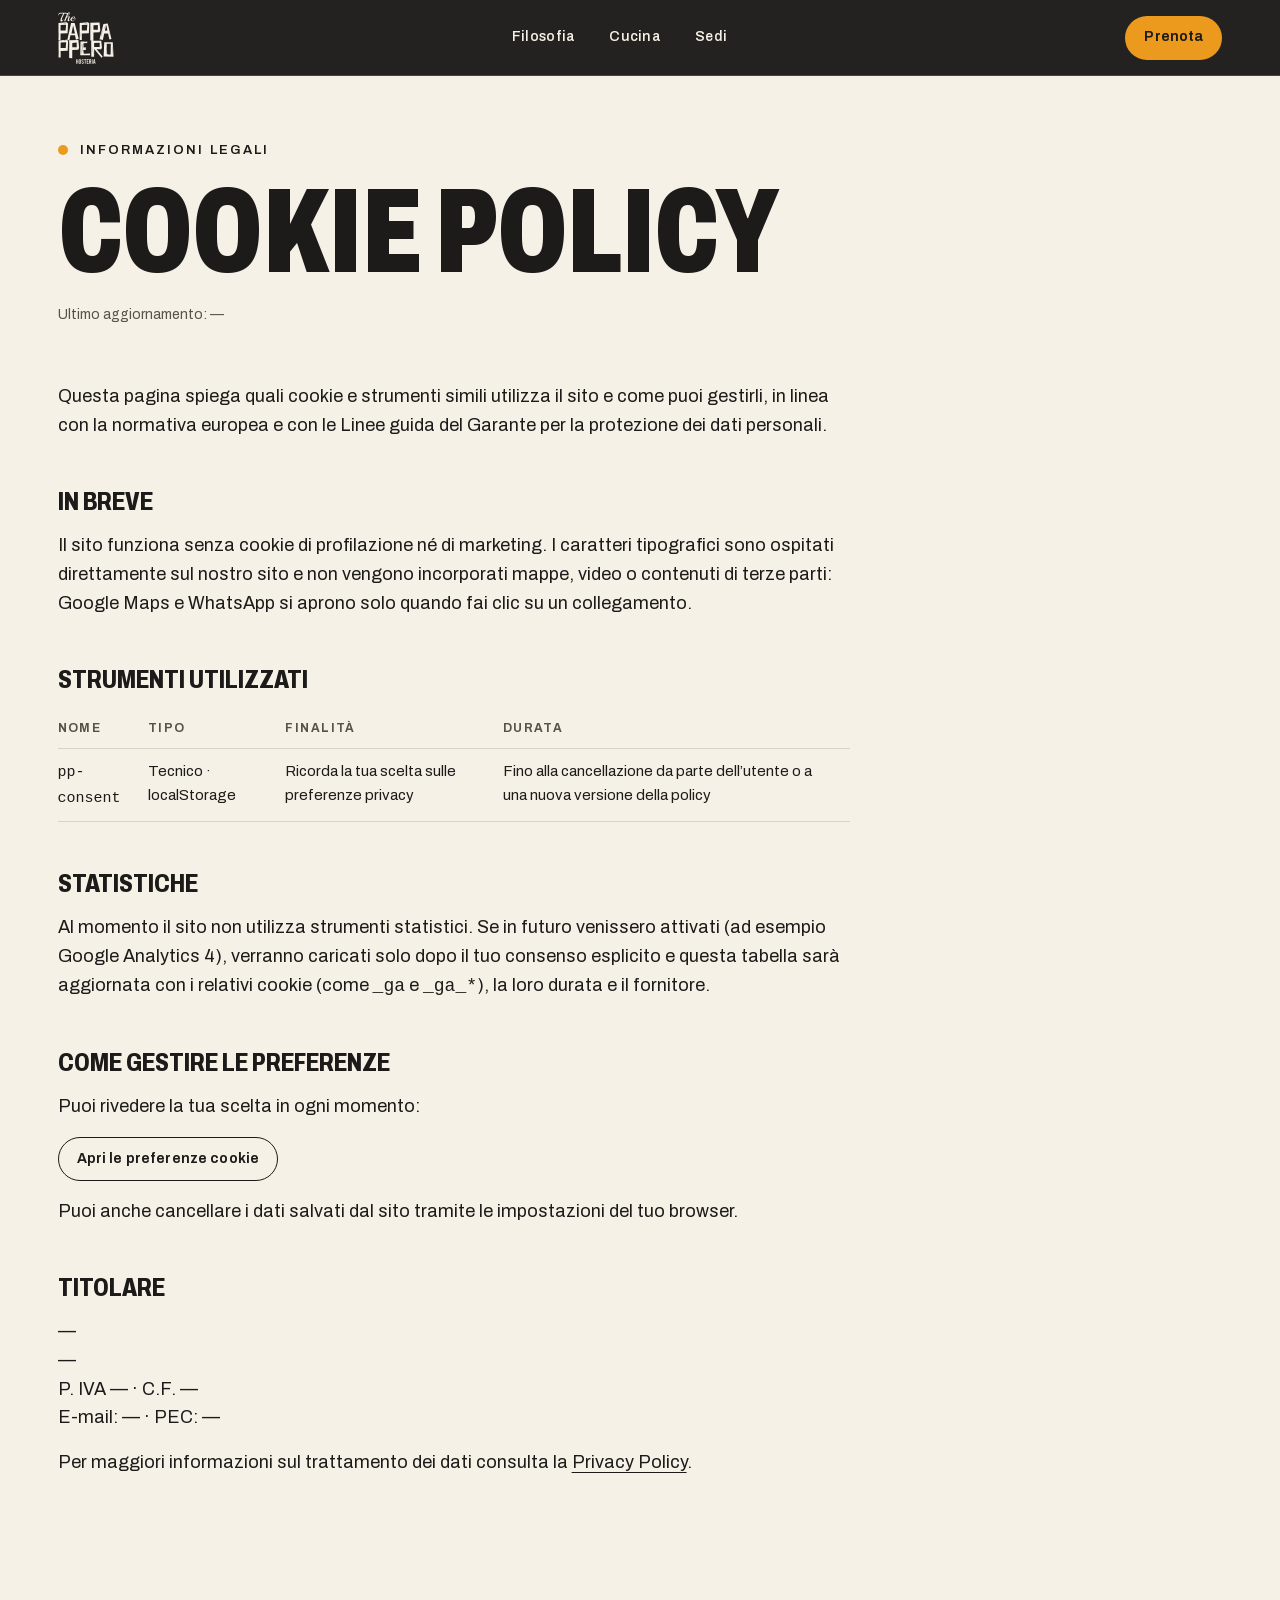
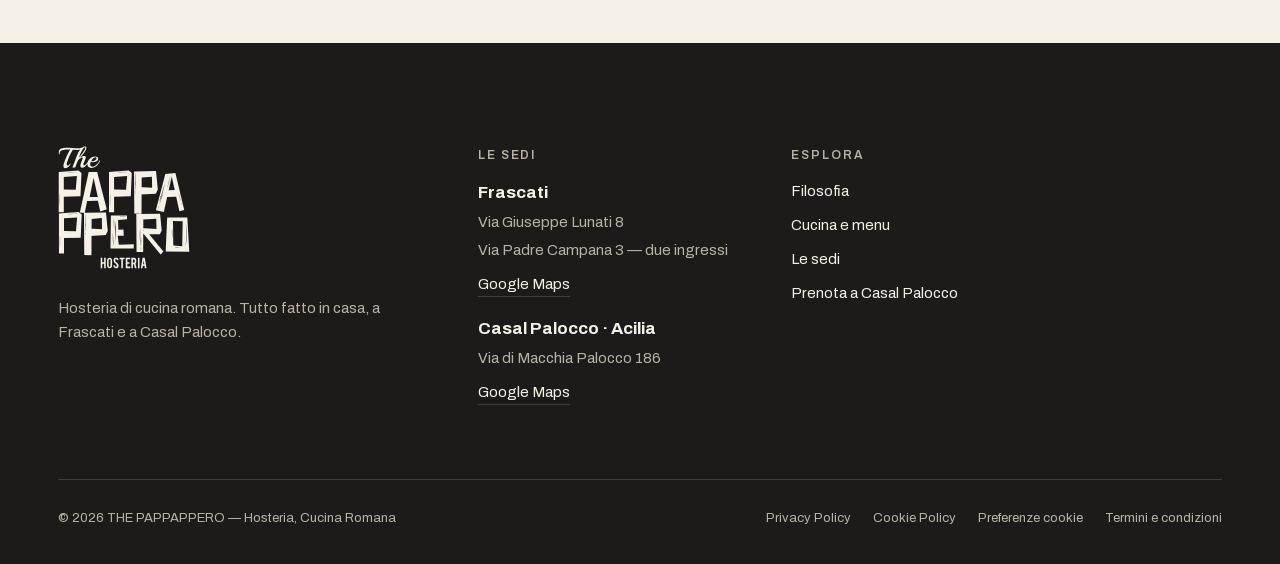
<file: cookie/index.html>
<!doctype html>
<html lang="it">
<head>
<meta charset="utf-8">
<meta name="viewport" content="width=device-width, initial-scale=1, viewport-fit=cover">
<meta http-equiv="Content-Security-Policy" content="default-src 'self'; script-src 'self' https://www.googletagmanager.com; connect-src 'self' https://*.google-analytics.com https://*.analytics.google.com https://www.googletagmanager.com; img-src 'self' data: https://*.google-analytics.com https://www.googletagmanager.com; style-src 'self'; font-src 'self'; object-src 'none'; base-uri 'self'; form-action 'self'; manifest-src 'self'; upgrade-insecure-requests">
<meta name="referrer" content="strict-origin-when-cross-origin">
<title>Cookie Policy — THE PAPPAPPERO</title>
<meta name="description" content="Quali cookie e strumenti simili utilizza il sito THE PAPPAPPERO e come gestire le tue preferenze.">
<link rel="canonical" href="./">
<meta name="robots" content="index, follow, max-image-preview:large">
<meta name="theme-color" content="#1C1B19">
<meta property="og:type" content="website">
<meta property="og:locale" content="it_IT">
<meta property="og:site_name" content="THE PAPPAPPERO">
<meta property="og:title" content="Cookie Policy — THE PAPPAPPERO">
<meta property="og:description" content="Quali cookie e strumenti simili utilizza il sito THE PAPPAPPERO e come gestire le tue preferenze.">
<meta property="og:url" content="https://www.dominio-da-definire.it/cookie/">
<meta property="og:image" content="https://www.dominio-da-definire.it/assets/img/og-image.jpg">
<meta property="og:image:width" content="1200">
<meta property="og:image:height" content="630">
<meta property="og:image:alt" content="Logo THE PAPPAPPERO Hosteria e la sala del locale">
<meta name="twitter:card" content="summary_large_image">
<link rel="icon" href="../favicon.svg" type="image/svg+xml">
<link rel="icon" href="../assets/icons/icon-192.png" sizes="192x192" type="image/png">
<link rel="apple-touch-icon" href="../assets/icons/icon-180.png">
<link rel="manifest" href="../site.webmanifest">
<link rel="preload" href="../assets/fonts/archivo-latin.woff2" as="font" type="font/woff2" crossorigin>
<link rel="stylesheet" href="../assets/css/style.css">
<script src="../assets/js/config.js" defer></script>
<script src="../assets/js/main.js" defer></script>
</head>
<body data-root="../">
<svg width="0" height="0" class="sr-only" aria-hidden="true" focusable="false"><symbol id="mark" viewBox="323 477 2047 1910"><path d="M1009.06 2306.07L1009.06 2374.49L984.7 2374.49L984.7 2213.02L1009.06 2213.02L1009.06 2281.57L1038.44 2281.57L1038.44 2213.02L1062.8 2213.02L1062.8 2374.49L1038.44 2374.49L1038.44 2306.07ZM1136.13 2249.1C1136.13 2245.23 1134.78 2241.95 1132.07 2239.24C1129.37 2236.54 1126.08 2235.18 1122.21 2235.18C1118.35 2235.18 1115.04 2236.54 1112.29 2239.24C1109.54 2241.95 1108.16 2245.23 1108.16 2249.1L1108.16 2337.51C1108.16 2341.37 1109.54 2344.66 1112.29 2347.36C1115.04 2350.07 1118.35 2351.43 1122.21 2351.43C1126.08 2351.43 1129.37 2350.07 1132.07 2347.36C1134.78 2344.66 1136.13 2341.37 1136.13 2337.51ZM1122.86 2210.95C1133.6 2210.95 1142.73 2214.73 1150.25 2222.29C1157.76 2229.86 1161.52 2238.96 1161.52 2249.62L1161.52 2337.76C1161.52 2348.51 1157.74 2357.63 1150.18 2365.15C1142.62 2372.67 1133.51 2376.42 1122.86 2376.42C1112.12 2376.42 1103.01 2372.65 1095.54 2365.09C1088.06 2357.52 1084.32 2348.42 1084.32 2337.76L1084.32 2249.62C1084.32 2238.88 1088.1 2229.75 1095.67 2222.23C1103.23 2214.71 1112.29 2210.95 1122.86 2210.95M1262.03 2334.28C1262.21 2345.54 1259.29 2355.16 1253.27 2363.15C1249.32 2368.57 1243.74 2372.39 1236.52 2374.62C1232.65 2375.83 1228.14 2376.42 1222.99 2376.42C1213.45 2376.42 1205.54 2374.06 1199.27 2369.34C1194.04 2365.47 1189.89 2360.21 1186.84 2353.55C1183.79 2346.89 1182 2339.27 1181.48 2330.67L1204.68 2329C1205.72 2338.41 1208.2 2345.24 1212.16 2349.46C1215.08 2352.66 1218.43 2354.17 1222.21 2354C1227.53 2353.83 1231.79 2351.21 1234.97 2346.14C1236.61 2343.64 1237.42 2340.07 1237.42 2335.43C1237.42 2328.72 1234.36 2322.05 1228.27 2315.44C1223.46 2310.88 1216.24 2304.04 1206.62 2294.92C1198.54 2287.1 1192.83 2280.09 1189.48 2273.9C1185.87 2266.93 1184.07 2259.37 1184.07 2251.2C1184.07 2236.49 1189 2225.35 1198.88 2217.79C1204.98 2213.23 1212.55 2210.95 1221.56 2210.95C1230.25 2210.95 1237.67 2212.89 1243.87 2216.76C1248.67 2219.76 1252.56 2223.97 1255.53 2229.38C1258.49 2234.79 1260.28 2241.02 1260.87 2248.07L1237.55 2252.32C1236.86 2245.71 1234.97 2240.56 1231.88 2236.86C1229.65 2234.2 1226.42 2232.86 1222.21 2232.86C1217.74 2232.86 1214.36 2234.84 1212.03 2238.79C1210.14 2241.97 1209.2 2245.92 1209.2 2250.64C1209.2 2258.03 1212.37 2265.55 1218.73 2273.2C1221.13 2276.12 1224.74 2279.56 1229.56 2283.51C1235.23 2288.23 1238.97 2291.54 1240.78 2293.44C1246.79 2299.45 1251.42 2305.38 1254.69 2311.22C1256.24 2313.96 1257.48 2316.51 1258.42 2318.82C1260.75 2324.58 1261.95 2329.74 1262.03 2334.28M1304.69 2237.5L1278.78 2237.5L1278.78 2213.02L1354.81 2213.02L1354.81 2237.5L1329.04 2237.5L1329.04 2374.49L1304.69 2374.49ZM1374.4 2374.49L1374.4 2212.89L1443.74 2212.89L1443.74 2237.37L1398.76 2237.37L1398.76 2281.45L1431.62 2281.45L1431.62 2305.94L1398.76 2305.94L1398.76 2350L1443.74 2350L1443.74 2374.49ZM1513.45 2251.94C1513.45 2242.57 1508.82 2237.89 1499.54 2237.89L1484.85 2237.89L1484.85 2289.57L1499.54 2289.57C1503.4 2289.57 1506.7 2288.19 1509.4 2285.44C1512.11 2282.7 1513.45 2279.39 1513.45 2275.52ZM1498.9 2213.02C1512.47 2213.02 1522.44 2216.76 1528.8 2224.22C1534.38 2230.76 1537.17 2239.87 1537.17 2251.55L1537.17 2275C1537.17 2286.43 1532.84 2296.1 1524.15 2304L1542.2 2374.49L1515.86 2374.49L1501.09 2313.66L1498.9 2313.66L1484.85 2313.66L1484.85 2374.49L1460.49 2374.49L1460.49 2213.02ZM1587.43 2374.49L1563.07 2374.49L1563.07 2213.02L1587.43 2213.02ZM1651.86 2250.01L1642.84 2313.66L1660.88 2313.66ZM1639.07 2337.38L1633.15 2374.49L1607.78 2374.49L1635.24 2213.02L1668.75 2213.02L1695.81 2374.49L1670.2 2374.49L1664.5 2337.38ZM618.51 883.71L611.86 883C529.03 887.75 467.08 892.04 426.02 895.84C447.72 896.32 484.82 894.65 537.31 890.85L582.46 887.28ZM411.68 956.5L411.68 1153.82L597.51 1156.32L615.01 942.94ZM349.73 1218.4L348.68 1225.18C347.28 1309.87 346.93 1373.26 347.64 1415.36C349.73 1393.24 350.78 1355.42 350.78 1301.89L350.78 1255.51ZM638.81 857.31L686.4 896.55L670.66 1259.07L411.68 1263.71L411.68 1504.56L332.93 1504.56L332.93 881.92ZM939.44 1268.71L873.99 970.77L813.44 1270.49ZM773.89 1331.51L736.1 1518.12L661.21 1509.91L798.05 882.28L929.64 881.21L1078.72 1457.47L977.58 1494.21L941.19 1327.23ZM1399.3 883.71L1392.65 883C1309.82 887.75 1247.88 892.04 1206.81 895.84C1228.51 896.32 1265.61 894.65 1318.1 890.85L1363.25 887.28ZM1192.47 956.5L1192.47 1153.82L1378.31 1156.32L1395.8 942.94ZM1130.52 1218.4L1129.47 1225.18C1128.07 1309.87 1127.72 1373.26 1128.43 1415.36C1130.52 1393.24 1131.57 1355.42 1131.57 1301.89L1131.57 1255.51ZM1419.6 857.31L1467.2 896.55L1451.45 1259.07L1192.47 1263.71L1192.47 1504.56L1113.72 1504.56L1113.72 881.92ZM1531.59 1224.82C1533.45 1197.47 1533.34 1178.79 1531.24 1168.8C1529.37 1189.02 1529.49 1207.69 1531.59 1224.82M1530.19 1158.46L1531.59 1153.82C1533.22 1094.82 1533.57 1050.7 1532.64 1021.44C1530.31 1036.9 1529.02 1063.18 1528.79 1100.3L1528.79 1133.12ZM1522.84 1083.52C1522.84 1028.58 1522.49 982.9 1521.79 946.51L1521.79 888.35L1520.39 888.35C1518.52 912.38 1517.59 935.57 1517.59 957.92L1517.59 972.2C1517.59 988.85 1518.12 1011.57 1519.16 1040.35C1520.22 1069.13 1521.44 1083.52 1522.84 1083.52M1506.74 1526.68L1502.19 871.58L1843.76 864.44L1871.76 1153.1L1840.62 1216.97L1600.18 1231.6L1580.24 1115.28L1783.22 1126.7L1779.72 952.57L1621.18 967.91L1618.39 1528.47ZM2230.48 1348.99C2230.95 1358.51 2235.03 1375.76 2242.73 1400.73C2240.86 1384.31 2236.78 1367.07 2230.48 1348.99M2224.18 1314.74L2216.83 1284.41C2208.19 1249.92 2201.08 1225.78 2195.48 1211.98C2201.31 1239.33 2211.81 1280.25 2226.98 1334.72L2229.08 1339ZM2134.24 1160.95L2088.04 952.22L2040.8 1163.45ZM2050.24 1019.29C2051.64 1013.59 2052.7 1009.19 2053.4 1006.09C2058.52 985.16 2063.08 963.4 2067.05 940.8L2065.99 940.44L2052.7 994.68C2043.6 1028.22 2032.75 1070.45 2020.15 1121.34C2021.31 1121.83 2025.63 1108.86 2033.1 1082.45C2040.56 1056.05 2046.27 1035 2050.24 1019.29M1897.3 1377.18L1900.81 1371.11C1927.87 1291.19 1947.12 1230.89 1958.55 1190.21C1948.98 1210.43 1936.16 1246 1920.06 1296.9L1906.41 1341.14ZM1946.3 1190.57C1948.87 1182.25 1950.85 1175.82 1952.25 1171.3C1961.81 1140.62 1970.57 1108.5 1978.5 1074.96L1976.75 1074.25L1951.9 1154.17C1935.81 1203.65 1916.09 1265.98 1892.76 1341.14C1894.62 1341.62 1902.21 1322.41 1915.5 1283.52C1928.8 1244.62 1939.07 1213.64 1946.3 1190.57M1871.06 1468.17C1884.82 1431.53 1892.52 1406.08 1894.16 1391.81C1883.19 1418.45 1875.49 1443.9 1871.06 1468.17M2017 1269.78L1965.2 1501.7L1841.31 1475.66L1987.6 913.68L2144.74 895.49L2281.58 1470.31L2206.68 1489.22L2156.99 1264.07ZM621.92 1527.12L615.28 1526.41C532.45 1531.17 470.51 1535.45 429.45 1539.26C451.14 1539.74 488.24 1538.07 540.73 1534.26L585.89 1530.7ZM415.1 1599.92L415.1 1797.23L600.93 1799.73L618.44 1586.36ZM353.15 1861.82L352.11 1868.59C350.7 1953.29 350.35 2016.67 351.05 2058.78C353.15 2036.66 354.2 1998.83 354.2 1945.31L354.2 1898.93ZM642.24 1500.72L689.84 1539.97L674.09 1902.49L415.1 1907.13L415.1 2147.98L336.36 2147.98L336.36 1525.34ZM754.22 1868.24C756.09 1840.89 755.98 1822.21 753.87 1812.22C752.01 1832.44 752.13 1851.11 754.22 1868.24M752.82 1801.87L754.22 1797.23C755.86 1738.24 756.21 1694.12 755.28 1664.85C752.94 1680.32 751.66 1706.6 751.43 1743.71L751.43 1776.54ZM745.47 1726.94C745.47 1671.99 745.12 1626.32 744.43 1589.93L744.43 1531.76L743.03 1531.76C741.15 1555.79 740.23 1578.98 740.23 1601.34L740.23 1615.62C740.23 1632.27 740.74 1654.99 741.8 1683.77C742.85 1712.55 744.08 1726.94 745.47 1726.94M729.37 2170.1L724.83 1515L1066.4 1507.86L1094.4 1796.52L1063.25 1860.39L822.81 1875.02L802.88 1758.7L1005.86 1770.12L1002.36 1595.99L843.82 1611.33L841.02 2171.89ZM1288.64 1567.09C1301.93 1569.23 1331.34 1569.23 1376.83 1567.09C1363.54 1565.43 1329.58 1564.71 1274.99 1564.95C1281.98 1566.14 1286.53 1566.85 1288.64 1567.09M1224.59 2035.58L1223.54 2035.58L1224.59 2052.71L1225.64 2052.71ZM1217.59 1743.71C1211.53 1675.92 1207.1 1639.05 1204.29 1633.1C1209.42 1803.18 1214.68 1910.22 1220.04 1954.23C1220.51 1866.22 1219.69 1796.04 1217.59 1743.71M1194.5 1776.89C1194.02 1690.07 1191.11 1625.37 1185.75 1582.79C1187.61 1682.46 1190.53 1747.16 1194.5 1776.89M1180.49 1999.9C1183.06 1973.26 1180.61 1913.08 1173.14 1819.36C1171.75 1859.32 1173.26 1928.31 1177.7 2026.31C1179.1 2012.75 1180.03 2003.95 1180.49 1999.9M1391.52 1556.39L1394.68 1614.19L1254.35 1626.68L1259.24 1777.61L1337.63 1775.11L1342.89 1868.95L1248.39 1868.95L1265.9 2008.82L1498.62 2002.04L1496.88 2067.34L1136.4 2068.05L1143.4 1556.39ZM1675.7 1772.06L1958.83 2115.67L1915.08 2160.98L1623.55 1806.67ZM1610.96 2096.76C1613.28 2070.36 1613.05 2052.4 1610.26 2042.88C1607.69 2062.39 1607.92 2080.35 1610.96 2096.76M1608.85 2032.89L1610.61 2028.25C1612.93 1971.4 1613.52 1928.83 1612.35 1900.51C1609.08 1915.5 1607.34 1940.96 1607.11 1976.87L1607.11 2008.27ZM1598.71 1960.46C1598.71 1907.41 1598.23 1863.41 1597.3 1828.44L1597.3 1772.06L1595.56 1772.06C1593.22 1795.38 1592.05 1817.74 1592.05 1839.14L1592.05 1853.06C1592.05 1869.24 1592.7 1891.18 1593.98 1918.89C1595.26 1946.61 1596.83 1960.46 1598.71 1960.46M1541.3 2122.1L1537.12 1533L1906.33 1528.72L1932.22 1788.47L1903.53 1845.92L1704.05 1844.85L1609.2 1752.08L1850.68 1764.57L1847.18 1607.93L1646.99 1619.7L1644.2 2123.88ZM2319.53 1874.74C2319.29 1868.31 2319.05 1863.48 2318.81 1860.26C2318.08 1837.48 2316.01 1780.16 2312.61 1688.28L2310.8 1789.68L2313.34 1848.74C2314.07 1885.89 2315.65 1932.32 2318.08 1988.04C2320.02 1987.79 2320.99 1973.12 2320.99 1944.02C2320.99 1914.92 2320.5 1891.83 2319.53 1874.74M2308.97 2027.03C2309.94 1999.3 2308.84 1980.48 2305.69 1970.57C2304.23 1990.88 2305.33 2009.7 2308.97 2027.03M2138.47 2050.44L2142.84 2051.92C2182.42 2055.39 2217.04 2057.37 2246.67 2057.86C2231.37 2055.14 2214.61 2053.03 2196.4 2051.55L2164.34 2050.06ZM2111.88 2023.69L2250.67 2034.09L2257.6 1647.05L2107.51 1640.74ZM2095.49 1899.63L2097.3 1894.43C2096.81 1834.51 2095.36 1789.81 2092.93 1760.34C2090.49 1775.94 2089.89 1802.56 2091.11 1840.2L2092.93 1873.63ZM1993.84 2114.7L2016.79 1587.25L2330.1 1586.88L2359.98 2117.29ZM622.36 537.92L554.91 535.3C551.72 535.3 541.19 552.75 523.33 587.64C505.47 622.54 490 656.34 476.93 689.04C463.85 721.74 457.32 745.32 457.32 759.77C457.32 774.23 462.34 781.46 472.38 781.46C482.43 781.46 495.11 771.97 510.42 752.98C512.01 751.23 513.61 750.36 515.2 750.36C516.79 750.36 517.6 751.67 517.6 754.3C517.6 756.93 515.44 761.75 511.14 768.76C506.83 775.76 501.16 783.28 494.15 791.31C487.14 799.35 478.04 806.5 466.89 812.78C455.72 819.05 444.23 822.19 432.44 822.19C414.9 822.19 406.13 811.1 406.13 788.9C406.13 761.46 421.28 714.73 451.58 648.75C473.26 602.31 493.19 563.77 511.37 533.11L505.15 533.11L455.88 532.24C428.45 532.24 404.53 535.45 384.12 541.87C372.96 545.37 364.1 550.56 357.57 557.42C351.03 564.28 347.76 572.53 347.76 582.16L351.59 600.56C351.59 603.48 349.99 604.94 346.8 604.94C342.66 604.94 339.31 601.22 336.76 593.77C334.21 586.32 332.93 579.83 332.93 574.28C332.93 560.56 336.44 548.88 343.46 539.24C350.47 529.61 360.04 522.31 372.16 517.34C395.13 508 420.48 503.33 448.23 503.33C475.97 503.33 507.39 504.86 542.47 507.92C577.55 510.99 609.45 512.52 638.15 512.52C666.86 512.52 685.51 508.44 694.12 500.26C695.08 502.3 695.56 504.36 695.56 506.39C695.56 516.03 688.86 523.7 675.47 529.38C662.07 535.08 644.37 537.92 622.36 537.92M739.09 497.63C727.92 497.63 713.33 513.84 695.31 546.25C677.29 578.66 659.67 615.89 642.45 657.94C686.14 610.93 715.96 572.39 731.91 542.31C740.84 523.91 745.3 511.87 745.3 506.17C745.3 500.48 743.22 497.63 739.09 497.63M796.97 724.52C757.74 784.96 724.57 815.18 697.46 815.18C678.64 815.18 669.24 805.26 669.24 785.4C669.24 762.33 679.28 729.48 699.38 686.85C703.84 676.05 706.08 668.6 706.08 664.51C706.08 658.67 703.2 655.75 697.46 655.75C693.64 655.75 687.18 657.79 678.09 661.88C669 665.98 660.31 671.96 652.02 679.84C643.72 687.73 636.78 696.85 631.21 707.21C625.62 717.59 621.16 726.56 617.81 734.15C614.46 741.75 611.04 751.01 607.52 761.97C604.01 772.92 600.9 781.82 598.19 788.68C595.48 795.54 592.7 803.51 589.83 812.55L543.42 812.55C552.03 792.41 564.39 760.21 580.5 715.98C596.59 671.74 610.4 636.99 621.88 611.73C633.36 586.48 644.6 565.16 655.61 547.78C666.61 530.41 679.21 515.88 693.4 504.2C707.59 492.53 722.58 486.68 738.37 486.68C754.15 486.68 762.05 493.55 762.05 507.27C762.05 516.9 757.74 529.61 749.13 545.37C730.63 578.66 699.69 617.21 656.33 661C673.55 649.62 687.18 642.17 697.22 638.67C707.27 635.17 716.92 633.42 726.17 633.42C744.35 633.42 753.44 640.71 753.44 655.31C753.44 661.16 752.32 666.56 750.09 671.52C747.85 676.49 745.38 682.18 742.67 688.6C739.96 695.03 737.72 700.28 735.97 704.37C734.22 708.46 731.91 714 729.04 721.01C726.17 728.02 723.94 734.01 722.34 738.97C718.19 751.23 716.12 761.02 716.12 768.31C716.12 775.62 718.83 779.26 724.26 779.26C743.39 779.26 767.31 753.86 796.02 703.06C796.97 701.01 798.16 699.99 799.6 699.99C801.04 699.99 801.76 702.69 801.76 708.09C801.76 713.5 800.15 718.97 796.97 724.52M920.39 664.07C920.39 655.61 915.92 651.37 907 651.37C894.56 651.37 880.68 658.38 865.38 672.4C850.07 686.41 842.42 697.8 842.42 706.56C842.42 712.4 848.47 715.32 860.59 715.32C872.71 715.32 885.39 709.92 898.63 699.11C911.85 688.31 919.11 676.63 920.39 664.07M971.1 698.67C973.02 698.67 973.98 701.52 973.98 707.21C973.98 712.91 971.41 719.7 966.32 727.58C961.21 735.47 956.19 742.91 951.25 749.92C946.3 756.93 939.68 765.11 931.4 774.45C923.1 783.8 914.97 791.24 907 796.79C886.91 810.22 866.73 816.94 846.48 816.94C826.22 816.94 809.88 812.19 797.45 802.7C785 793.21 778.79 778.68 778.79 759.12C778.79 729.34 790.75 701.74 814.67 676.33C838.58 650.93 866.49 638.23 898.39 638.23C912.74 638.23 924.22 641.66 932.83 648.52C941.44 655.38 945.75 663.63 945.75 673.27C945.75 689.63 937.29 702.77 920.39 712.69C903.49 722.62 883.56 727.58 860.59 727.58C847.2 727.58 837.31 725.98 830.94 722.77C824.87 737.65 821.84 750.8 821.84 762.18C821.84 786.71 833.16 798.98 855.81 798.98C869.2 798.98 882.99 794.24 897.19 784.74C911.38 775.25 923.5 764.59 933.55 752.77C943.59 740.94 955 723.93 967.75 701.74C969.03 699.7 970.15 698.67 971.1 698.67"></path></symbol></svg>
<a class="skip" href="#contenuto">Vai al contenuto</a>
<p class="draft-flag">Modalità bozza · dati mancanti evidenziati</p>
<header class="hdr hdr--solid">
  <div class="wrap hdr__in">
    <a class="hdr__logo" href="../index.html" aria-label="THE PAPPAPPERO — Home"><svg viewBox="0 0 2047 1910" role="img" aria-label="THE PAPPAPPERO Hosteria"><use href="#mark" fill="currentColor"></use></svg></a>
    <nav class="nav" aria-label="Principale">
      <a href="../index.html#manifesto">Filosofia</a>
      <a href="../index.html#cucina">Cucina</a>
      <a href="../index.html#sedi">Sedi</a>
    </nav>
    <div class="hdr__act">
      <button class="btn btn--primary btn--sm hdr__book" type="button" data-book="casal-palocco-acilia" aria-label="Prenota un tavolo a Casal Palocco">Prenota</button>
      <button class="burger" type="button" aria-label="Apri il menu" aria-expanded="false" aria-controls="menu" data-menu-toggle><span></span></button>
    </div>
  </div>
</header>
<div class="menu" id="menu" aria-label="Menu">
  <nav class="menu__main" aria-label="Menu mobile">
    <a href="../index.html">Home</a>
    <a href="../index.html#manifesto">Filosofia</a>
    <a href="../index.html#cucina">Cucina</a>
    <a href="../index.html#sedi">Sedi</a>
  </nav>
  <div class="menu__sedi">
    <p class="label">Le sedi</p>
    <a href="../frascati/index.html"><span>01</span><span>Frascati · senza prenotazione</span><span class="ico"><svg viewBox="0 0 20 20" aria-hidden="true"><path d="M4 10h11M11 5l5 5-5 5" fill="none" stroke="currentColor" stroke-width="1.6"/></svg></span></a>
    <a href="../casal-palocco-acilia/index.html"><span>02</span><span>Casal Palocco · Acilia</span><span class="ico"><svg viewBox="0 0 20 20" aria-hidden="true"><path d="M4 10h11M11 5l5 5-5 5" fill="none" stroke="currentColor" stroke-width="1.6"/></svg></span></a>
  </div>
  <button class="btn btn--primary btn--wide" type="button" data-book="casal-palocco-acilia"><span>Prenota a Casal Palocco</span><span class="ico"><svg viewBox="0 0 20 20" aria-hidden="true"><path d="M4 10h11M11 5l5 5-5 5" fill="none" stroke="currentColor" stroke-width="1.6"/></svg></span></button>
</div>
<main id="contenuto" class="legal">
  <div class="wrap">
    <header class="legal__head">
      <p class="eyebrow">Informazioni legali</p>
      <h1 class="display legal__title">Cookie Policy</h1>
      <p class="legal__meta">Ultimo aggiornamento: <span data-legal-updated>—</span></p>
    </header>
    <div class="legal__body">
<div class="legal-draft"><strong>Bozza da verificare.</strong> Questo testo è una base strutturata, non una garanzia di conformità. Prima della pubblicazione va completato con i dati del titolare e verificato da un professionista, alla luce dei servizi effettivamente attivi sul sito.</div>

<p>Questa pagina spiega quali cookie e strumenti simili utilizza il sito e come puoi gestirli, in linea con la normativa europea e con le Linee guida del Garante per la protezione dei dati personali.</p>
<h2>In breve</h2>
<p>Il sito funziona senza cookie di profilazione né di marketing. I caratteri tipografici sono ospitati direttamente sul nostro sito e non vengono incorporati mappe, video o contenuti di terze parti: Google Maps e WhatsApp si aprono solo quando fai clic su un collegamento.</p>
<h2>Strumenti utilizzati</h2>
<div class="table-scroll"><table>
<thead><tr><th>Nome</th><th>Tipo</th><th>Finalità</th><th>Durata</th></tr></thead>
<tbody>
<tr><td><code>pp-consent</code></td><td>Tecnico · localStorage</td><td>Ricorda la tua scelta sulle preferenze privacy</td><td>Fino alla cancellazione da parte dell’utente o a una nuova versione della policy</td></tr>
</tbody></table></div>
<h2>Statistiche</h2>
<p>Al momento il sito non utilizza strumenti statistici. Se in futuro venissero attivati (ad esempio Google Analytics 4), verranno caricati solo dopo il tuo consenso esplicito e questa tabella sarà aggiornata con i relativi cookie (come <code>_ga</code> e <code>_ga_*</code>), la loro durata e il fornitore.</p>
<h2>Come gestire le preferenze</h2>
<p>Puoi rivedere la tua scelta in ogni momento:</p>
<p><button class="btn btn--line btn--sm" type="button" data-consent-open>Apri le preferenze cookie</button></p>
<p>Puoi anche cancellare i dati salvati dal sito tramite le impostazioni del tuo browser.</p>
<h2>Titolare</h2>
<p><span data-owner="ragioneSociale" data-owner-label="ragione sociale">—</span><br><span data-owner="indirizzo" data-owner-label="indirizzo sede legale">—</span><br>P. IVA <span data-owner="partitaIva" data-owner-label="partita IVA">—</span> · C.F. <span data-owner="codiceFiscale" data-owner-label="codice fiscale">—</span><br>E-mail: <span data-owner="email" data-owner-label="e-mail di contatto">—</span> · PEC: <span data-owner="pec" data-owner-label="PEC">—</span></p>
<p>Per maggiori informazioni sul trattamento dei dati consulta la <a href="../privacy/index.html">Privacy Policy</a>.</p>
    </div>
  </div>
</main>
<footer class="ftr">
  <div class="wrap">
    <div class="ftr__top">
      <div class="ftr__brand">
        <a href="../index.html" aria-label="THE PAPPAPPERO — Home"><svg viewBox="0 0 2047 1910" role="img" aria-label="THE PAPPAPPERO Hosteria"><use href="#mark" fill="currentColor"></use></svg></a>
        <p>Hosteria di cucina romana. Tutto fatto in casa, a Frascati e a Casal Palocco.</p>
      </div>
      <div class="ftr__cols">
        <div class="ftr__col">
          <h2>Le sedi</h2>
          <div data-footer-sedi>
            <div class="fsede"><a class="fsede__name" href="../frascati/index.html">Frascati</a><p>Via Giuseppe Lunati 8</p><p>Via Padre Campana 3</p></div>
            <div class="fsede"><a class="fsede__name" href="../casal-palocco-acilia/index.html">Casal Palocco · Acilia</a><p>Via di Macchia Palocco 186</p></div>
          </div>
        </div>
        <div class="ftr__col">
          <h2>Esplora</h2>
          <ul>
            <li><a href="../index.html#manifesto">Filosofia</a></li>
            <li><a href="../index.html#cucina">Cucina e menu</a></li>
            <li><a href="../index.html#sedi">Le sedi</a></li>
            <li><a href="#" data-book="casal-palocco-acilia">Prenota a Casal Palocco</a></li>
          </ul>
        </div>
        <div class="ftr__col" data-footer-social-wrap>
          <h2>Seguici</h2>
          <div class="ftr__social" data-footer-social></div>
        </div>
      </div>
    </div>
    <div class="ftr__bottom">
      <div>
        <p>© <span data-year>2026</span> THE PAPPAPPERO — Hosteria, Cucina Romana</p>
        <p data-owner-line></p>
      </div>
      <nav class="ftr__legal" aria-label="Informazioni legali">
        <a href="../privacy/index.html">Privacy Policy</a>
        <a href="../cookie/index.html">Cookie Policy</a>
        <button type="button" data-consent-open>Preferenze cookie</button>
        <a href="../termini/index.html">Termini e condizioni</a>
      </nav>
    </div>
  </div>
</footer>
</body>
</html>
</file>
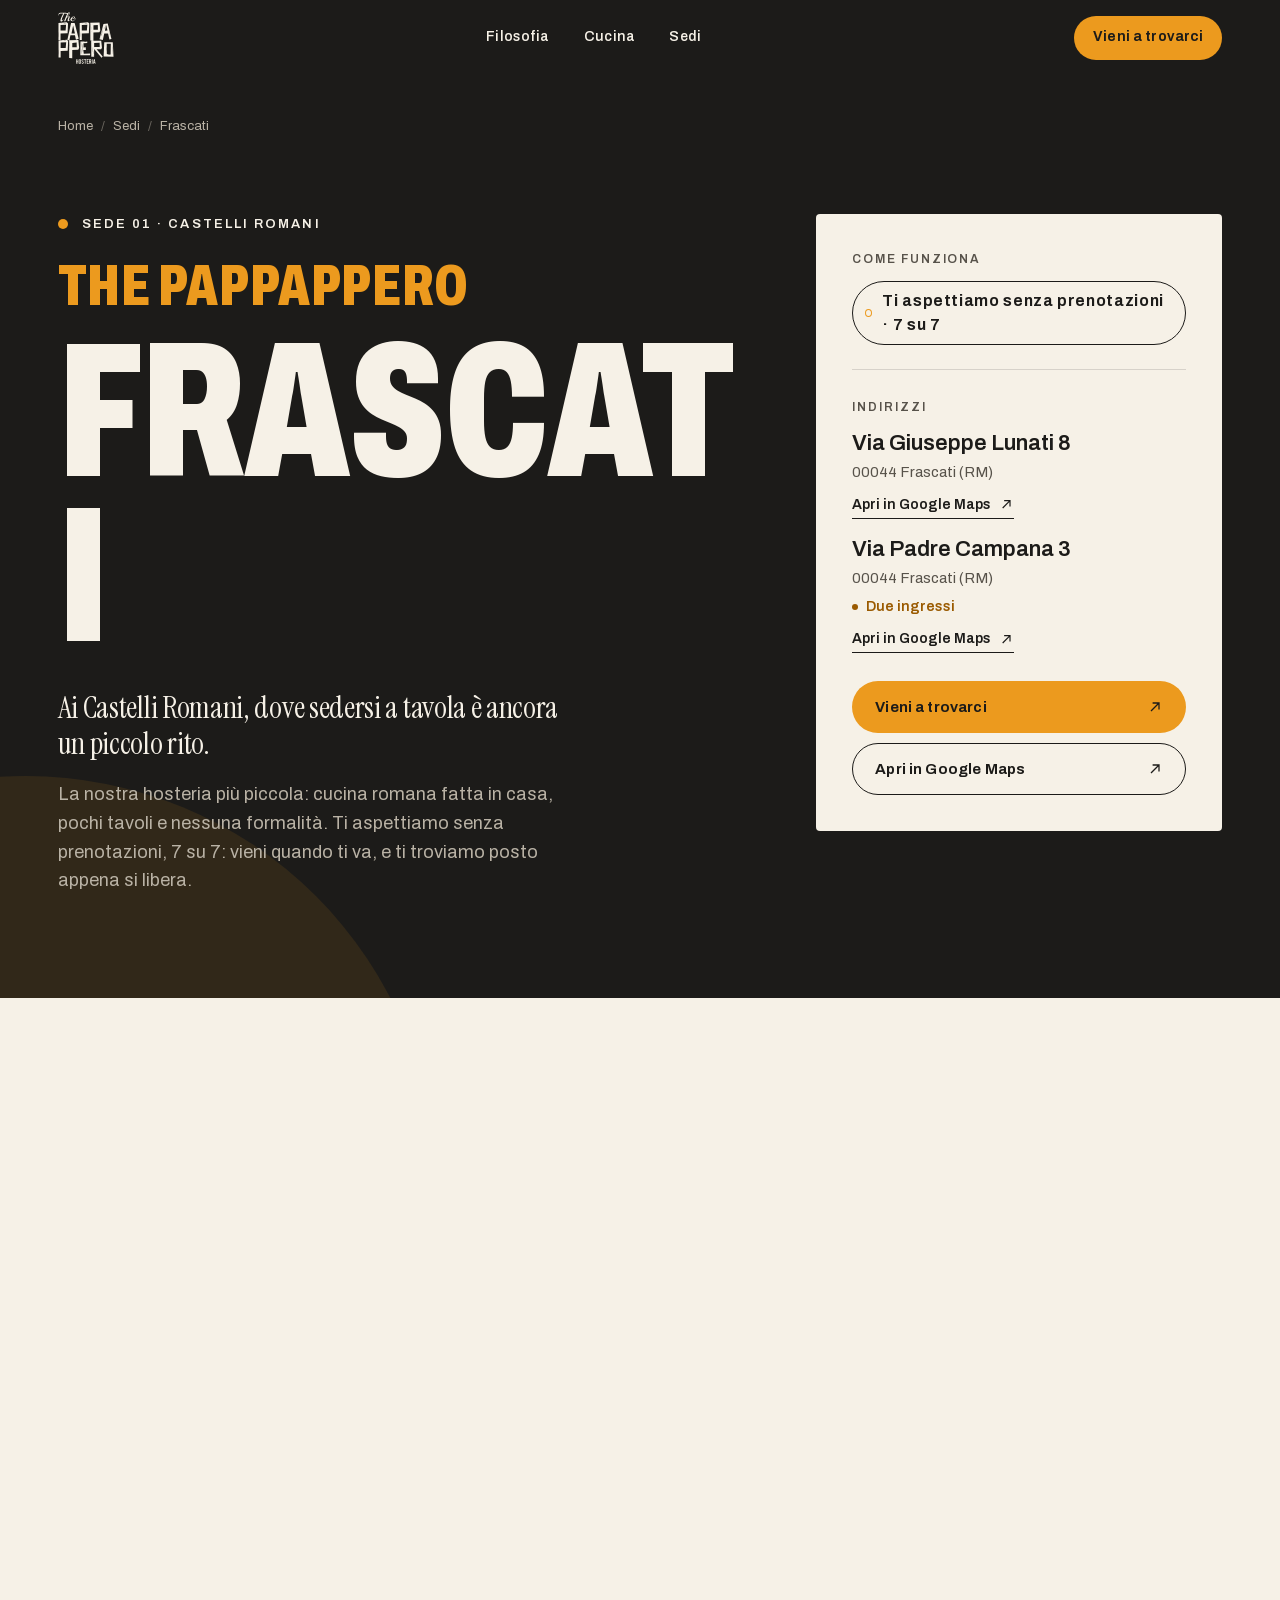
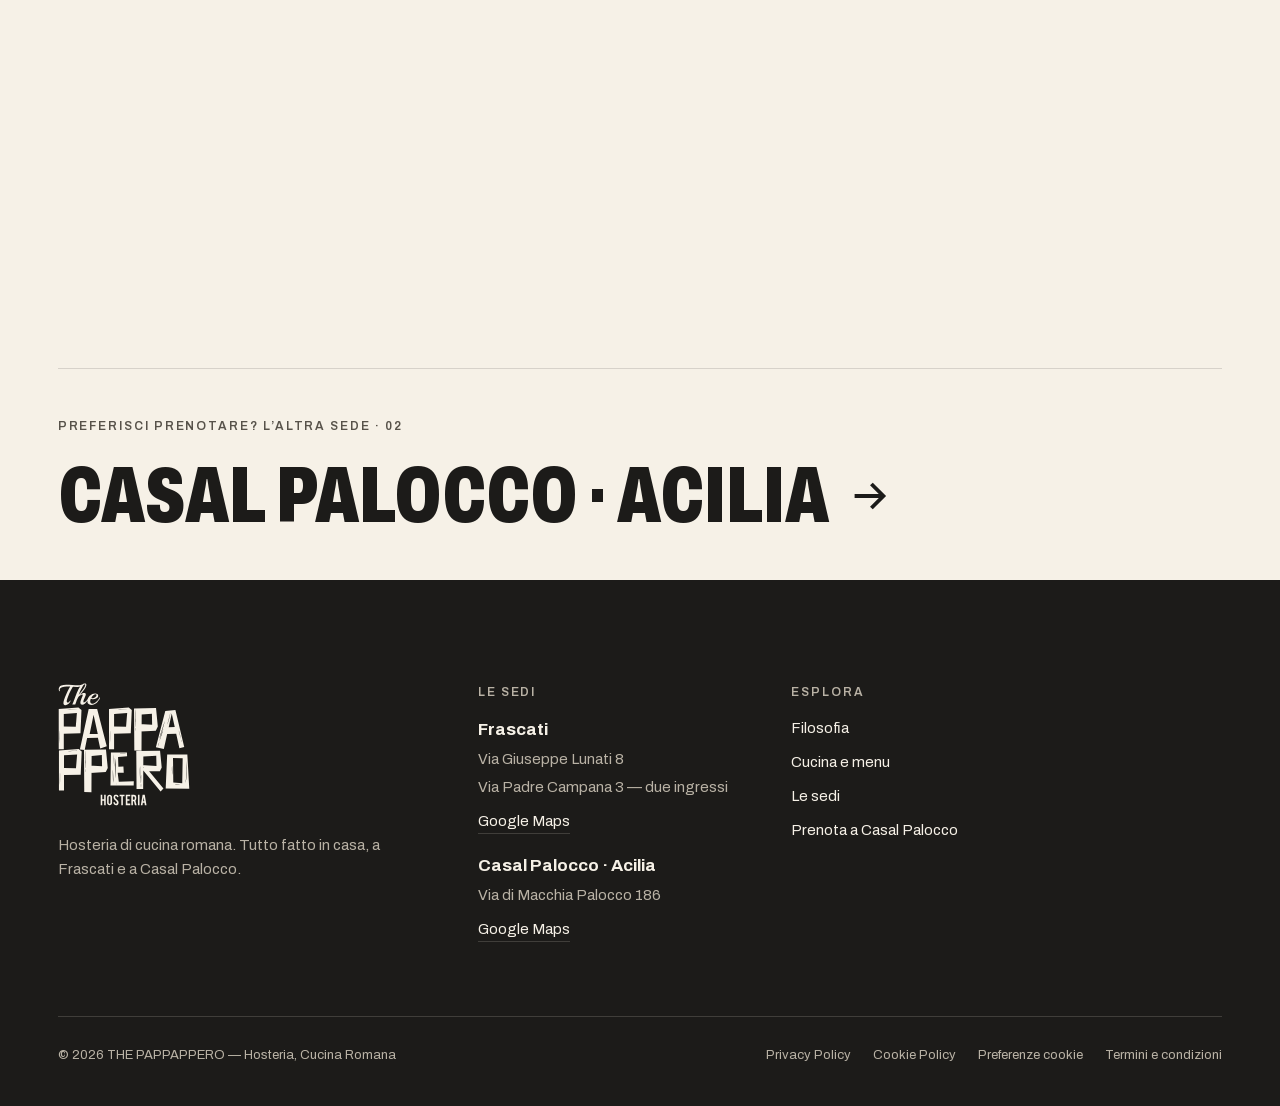
<file: frascati/index.html>
<!doctype html>
<html lang="it">
<head>
<meta charset="utf-8">
<meta name="viewport" content="width=device-width, initial-scale=1, viewport-fit=cover">
<meta http-equiv="Content-Security-Policy" content="default-src 'self'; script-src 'self' https://www.googletagmanager.com; connect-src 'self' https://*.google-analytics.com https://*.analytics.google.com https://www.googletagmanager.com; img-src 'self' data: https://*.google-analytics.com https://www.googletagmanager.com; style-src 'self'; font-src 'self'; object-src 'none'; base-uri 'self'; form-action 'self'; manifest-src 'self'; upgrade-insecure-requests">
<meta name="referrer" content="strict-origin-when-cross-origin">
<title>THE PAPPAPPERO Frascati — Hosteria, cucina romana fatta in casa</title>
<meta name="description" content="THE PAPPAPPERO a Frascati, ai Castelli Romani: cucina romana tutta fatta in casa. Non serve prenotare: vieni direttamente. Indirizzi, orari e indicazioni.">
<link rel="canonical" href="./">
<meta name="robots" content="index, follow, max-image-preview:large">
<meta name="theme-color" content="#1C1B19">
<meta property="og:type" content="website">
<meta property="og:locale" content="it_IT">
<meta property="og:site_name" content="THE PAPPAPPERO">
<meta property="og:title" content="THE PAPPAPPERO Frascati — Hosteria, cucina romana fatta in casa">
<meta property="og:description" content="THE PAPPAPPERO a Frascati, ai Castelli Romani: cucina romana tutta fatta in casa. Non serve prenotare: vieni direttamente. Indirizzi, orari e indicazioni.">
<meta property="og:url" content="https://www.dominio-da-definire.it/frascati/">
<meta property="og:image" content="https://www.dominio-da-definire.it/assets/img/og-image.jpg">
<meta property="og:image:width" content="1200">
<meta property="og:image:height" content="630">
<meta property="og:image:alt" content="Logo THE PAPPAPPERO Hosteria e la sala del locale">
<meta name="twitter:card" content="summary_large_image">
<link rel="icon" href="../favicon.svg" type="image/svg+xml">
<link rel="icon" href="../assets/icons/icon-192.png" sizes="192x192" type="image/png">
<link rel="apple-touch-icon" href="../assets/icons/icon-180.png">
<link rel="manifest" href="../site.webmanifest">
<link rel="preload" href="../assets/fonts/archivo-latin.woff2" as="font" type="font/woff2" crossorigin>
<link rel="stylesheet" href="../assets/css/style.css">
<script src="../assets/js/config.js" defer></script>
<script src="../assets/js/main.js" defer></script>
</head>
<body data-root="../" data-ld="frascati" data-sede="frascati">
<svg width="0" height="0" class="sr-only" aria-hidden="true" focusable="false"><symbol id="mark" viewBox="323 477 2047 1910"><path d="M1009.06 2306.07L1009.06 2374.49L984.7 2374.49L984.7 2213.02L1009.06 2213.02L1009.06 2281.57L1038.44 2281.57L1038.44 2213.02L1062.8 2213.02L1062.8 2374.49L1038.44 2374.49L1038.44 2306.07ZM1136.13 2249.1C1136.13 2245.23 1134.78 2241.95 1132.07 2239.24C1129.37 2236.54 1126.08 2235.18 1122.21 2235.18C1118.35 2235.18 1115.04 2236.54 1112.29 2239.24C1109.54 2241.95 1108.16 2245.23 1108.16 2249.1L1108.16 2337.51C1108.16 2341.37 1109.54 2344.66 1112.29 2347.36C1115.04 2350.07 1118.35 2351.43 1122.21 2351.43C1126.08 2351.43 1129.37 2350.07 1132.07 2347.36C1134.78 2344.66 1136.13 2341.37 1136.13 2337.51ZM1122.86 2210.95C1133.6 2210.95 1142.73 2214.73 1150.25 2222.29C1157.76 2229.86 1161.52 2238.96 1161.52 2249.62L1161.52 2337.76C1161.52 2348.51 1157.74 2357.63 1150.18 2365.15C1142.62 2372.67 1133.51 2376.42 1122.86 2376.42C1112.12 2376.42 1103.01 2372.65 1095.54 2365.09C1088.06 2357.52 1084.32 2348.42 1084.32 2337.76L1084.32 2249.62C1084.32 2238.88 1088.1 2229.75 1095.67 2222.23C1103.23 2214.71 1112.29 2210.95 1122.86 2210.95M1262.03 2334.28C1262.21 2345.54 1259.29 2355.16 1253.27 2363.15C1249.32 2368.57 1243.74 2372.39 1236.52 2374.62C1232.65 2375.83 1228.14 2376.42 1222.99 2376.42C1213.45 2376.42 1205.54 2374.06 1199.27 2369.34C1194.04 2365.47 1189.89 2360.21 1186.84 2353.55C1183.79 2346.89 1182 2339.27 1181.48 2330.67L1204.68 2329C1205.72 2338.41 1208.2 2345.24 1212.16 2349.46C1215.08 2352.66 1218.43 2354.17 1222.21 2354C1227.53 2353.83 1231.79 2351.21 1234.97 2346.14C1236.61 2343.64 1237.42 2340.07 1237.42 2335.43C1237.42 2328.72 1234.36 2322.05 1228.27 2315.44C1223.46 2310.88 1216.24 2304.04 1206.62 2294.92C1198.54 2287.1 1192.83 2280.09 1189.48 2273.9C1185.87 2266.93 1184.07 2259.37 1184.07 2251.2C1184.07 2236.49 1189 2225.35 1198.88 2217.79C1204.98 2213.23 1212.55 2210.95 1221.56 2210.95C1230.25 2210.95 1237.67 2212.89 1243.87 2216.76C1248.67 2219.76 1252.56 2223.97 1255.53 2229.38C1258.49 2234.79 1260.28 2241.02 1260.87 2248.07L1237.55 2252.32C1236.86 2245.71 1234.97 2240.56 1231.88 2236.86C1229.65 2234.2 1226.42 2232.86 1222.21 2232.86C1217.74 2232.86 1214.36 2234.84 1212.03 2238.79C1210.14 2241.97 1209.2 2245.92 1209.2 2250.64C1209.2 2258.03 1212.37 2265.55 1218.73 2273.2C1221.13 2276.12 1224.74 2279.56 1229.56 2283.51C1235.23 2288.23 1238.97 2291.54 1240.78 2293.44C1246.79 2299.45 1251.42 2305.38 1254.69 2311.22C1256.24 2313.96 1257.48 2316.51 1258.42 2318.82C1260.75 2324.58 1261.95 2329.74 1262.03 2334.28M1304.69 2237.5L1278.78 2237.5L1278.78 2213.02L1354.81 2213.02L1354.81 2237.5L1329.04 2237.5L1329.04 2374.49L1304.69 2374.49ZM1374.4 2374.49L1374.4 2212.89L1443.74 2212.89L1443.74 2237.37L1398.76 2237.37L1398.76 2281.45L1431.62 2281.45L1431.62 2305.94L1398.76 2305.94L1398.76 2350L1443.74 2350L1443.74 2374.49ZM1513.45 2251.94C1513.45 2242.57 1508.82 2237.89 1499.54 2237.89L1484.85 2237.89L1484.85 2289.57L1499.54 2289.57C1503.4 2289.57 1506.7 2288.19 1509.4 2285.44C1512.11 2282.7 1513.45 2279.39 1513.45 2275.52ZM1498.9 2213.02C1512.47 2213.02 1522.44 2216.76 1528.8 2224.22C1534.38 2230.76 1537.17 2239.87 1537.17 2251.55L1537.17 2275C1537.17 2286.43 1532.84 2296.1 1524.15 2304L1542.2 2374.49L1515.86 2374.49L1501.09 2313.66L1498.9 2313.66L1484.85 2313.66L1484.85 2374.49L1460.49 2374.49L1460.49 2213.02ZM1587.43 2374.49L1563.07 2374.49L1563.07 2213.02L1587.43 2213.02ZM1651.86 2250.01L1642.84 2313.66L1660.88 2313.66ZM1639.07 2337.38L1633.15 2374.49L1607.78 2374.49L1635.24 2213.02L1668.75 2213.02L1695.81 2374.49L1670.2 2374.49L1664.5 2337.38ZM618.51 883.71L611.86 883C529.03 887.75 467.08 892.04 426.02 895.84C447.72 896.32 484.82 894.65 537.31 890.85L582.46 887.28ZM411.68 956.5L411.68 1153.82L597.51 1156.32L615.01 942.94ZM349.73 1218.4L348.68 1225.18C347.28 1309.87 346.93 1373.26 347.64 1415.36C349.73 1393.24 350.78 1355.42 350.78 1301.89L350.78 1255.51ZM638.81 857.31L686.4 896.55L670.66 1259.07L411.68 1263.71L411.68 1504.56L332.93 1504.56L332.93 881.92ZM939.44 1268.71L873.99 970.77L813.44 1270.49ZM773.89 1331.51L736.1 1518.12L661.21 1509.91L798.05 882.28L929.64 881.21L1078.72 1457.47L977.58 1494.21L941.19 1327.23ZM1399.3 883.71L1392.65 883C1309.82 887.75 1247.88 892.04 1206.81 895.84C1228.51 896.32 1265.61 894.65 1318.1 890.85L1363.25 887.28ZM1192.47 956.5L1192.47 1153.82L1378.31 1156.32L1395.8 942.94ZM1130.52 1218.4L1129.47 1225.18C1128.07 1309.87 1127.72 1373.26 1128.43 1415.36C1130.52 1393.24 1131.57 1355.42 1131.57 1301.89L1131.57 1255.51ZM1419.6 857.31L1467.2 896.55L1451.45 1259.07L1192.47 1263.71L1192.47 1504.56L1113.72 1504.56L1113.72 881.92ZM1531.59 1224.82C1533.45 1197.47 1533.34 1178.79 1531.24 1168.8C1529.37 1189.02 1529.49 1207.69 1531.59 1224.82M1530.19 1158.46L1531.59 1153.82C1533.22 1094.82 1533.57 1050.7 1532.64 1021.44C1530.31 1036.9 1529.02 1063.18 1528.79 1100.3L1528.79 1133.12ZM1522.84 1083.52C1522.84 1028.58 1522.49 982.9 1521.79 946.51L1521.79 888.35L1520.39 888.35C1518.52 912.38 1517.59 935.57 1517.59 957.92L1517.59 972.2C1517.59 988.85 1518.12 1011.57 1519.16 1040.35C1520.22 1069.13 1521.44 1083.52 1522.84 1083.52M1506.74 1526.68L1502.19 871.58L1843.76 864.44L1871.76 1153.1L1840.62 1216.97L1600.18 1231.6L1580.24 1115.28L1783.22 1126.7L1779.72 952.57L1621.18 967.91L1618.39 1528.47ZM2230.48 1348.99C2230.95 1358.51 2235.03 1375.76 2242.73 1400.73C2240.86 1384.31 2236.78 1367.07 2230.48 1348.99M2224.18 1314.74L2216.83 1284.41C2208.19 1249.92 2201.08 1225.78 2195.48 1211.98C2201.31 1239.33 2211.81 1280.25 2226.98 1334.72L2229.08 1339ZM2134.24 1160.95L2088.04 952.22L2040.8 1163.45ZM2050.24 1019.29C2051.64 1013.59 2052.7 1009.19 2053.4 1006.09C2058.52 985.16 2063.08 963.4 2067.05 940.8L2065.99 940.44L2052.7 994.68C2043.6 1028.22 2032.75 1070.45 2020.15 1121.34C2021.31 1121.83 2025.63 1108.86 2033.1 1082.45C2040.56 1056.05 2046.27 1035 2050.24 1019.29M1897.3 1377.18L1900.81 1371.11C1927.87 1291.19 1947.12 1230.89 1958.55 1190.21C1948.98 1210.43 1936.16 1246 1920.06 1296.9L1906.41 1341.14ZM1946.3 1190.57C1948.87 1182.25 1950.85 1175.82 1952.25 1171.3C1961.81 1140.62 1970.57 1108.5 1978.5 1074.96L1976.75 1074.25L1951.9 1154.17C1935.81 1203.65 1916.09 1265.98 1892.76 1341.14C1894.62 1341.62 1902.21 1322.41 1915.5 1283.52C1928.8 1244.62 1939.07 1213.64 1946.3 1190.57M1871.06 1468.17C1884.82 1431.53 1892.52 1406.08 1894.16 1391.81C1883.19 1418.45 1875.49 1443.9 1871.06 1468.17M2017 1269.78L1965.2 1501.7L1841.31 1475.66L1987.6 913.68L2144.74 895.49L2281.58 1470.31L2206.68 1489.22L2156.99 1264.07ZM621.92 1527.12L615.28 1526.41C532.45 1531.17 470.51 1535.45 429.45 1539.26C451.14 1539.74 488.24 1538.07 540.73 1534.26L585.89 1530.7ZM415.1 1599.92L415.1 1797.23L600.93 1799.73L618.44 1586.36ZM353.15 1861.82L352.11 1868.59C350.7 1953.29 350.35 2016.67 351.05 2058.78C353.15 2036.66 354.2 1998.83 354.2 1945.31L354.2 1898.93ZM642.24 1500.72L689.84 1539.97L674.09 1902.49L415.1 1907.13L415.1 2147.98L336.36 2147.98L336.36 1525.34ZM754.22 1868.24C756.09 1840.89 755.98 1822.21 753.87 1812.22C752.01 1832.44 752.13 1851.11 754.22 1868.24M752.82 1801.87L754.22 1797.23C755.86 1738.24 756.21 1694.12 755.28 1664.85C752.94 1680.32 751.66 1706.6 751.43 1743.71L751.43 1776.54ZM745.47 1726.94C745.47 1671.99 745.12 1626.32 744.43 1589.93L744.43 1531.76L743.03 1531.76C741.15 1555.79 740.23 1578.98 740.23 1601.34L740.23 1615.62C740.23 1632.27 740.74 1654.99 741.8 1683.77C742.85 1712.55 744.08 1726.94 745.47 1726.94M729.37 2170.1L724.83 1515L1066.4 1507.86L1094.4 1796.52L1063.25 1860.39L822.81 1875.02L802.88 1758.7L1005.86 1770.12L1002.36 1595.99L843.82 1611.33L841.02 2171.89ZM1288.64 1567.09C1301.93 1569.23 1331.34 1569.23 1376.83 1567.09C1363.54 1565.43 1329.58 1564.71 1274.99 1564.95C1281.98 1566.14 1286.53 1566.85 1288.64 1567.09M1224.59 2035.58L1223.54 2035.58L1224.59 2052.71L1225.64 2052.71ZM1217.59 1743.71C1211.53 1675.92 1207.1 1639.05 1204.29 1633.1C1209.42 1803.18 1214.68 1910.22 1220.04 1954.23C1220.51 1866.22 1219.69 1796.04 1217.59 1743.71M1194.5 1776.89C1194.02 1690.07 1191.11 1625.37 1185.75 1582.79C1187.61 1682.46 1190.53 1747.16 1194.5 1776.89M1180.49 1999.9C1183.06 1973.26 1180.61 1913.08 1173.14 1819.36C1171.75 1859.32 1173.26 1928.31 1177.7 2026.31C1179.1 2012.75 1180.03 2003.95 1180.49 1999.9M1391.52 1556.39L1394.68 1614.19L1254.35 1626.68L1259.24 1777.61L1337.63 1775.11L1342.89 1868.95L1248.39 1868.95L1265.9 2008.82L1498.62 2002.04L1496.88 2067.34L1136.4 2068.05L1143.4 1556.39ZM1675.7 1772.06L1958.83 2115.67L1915.08 2160.98L1623.55 1806.67ZM1610.96 2096.76C1613.28 2070.36 1613.05 2052.4 1610.26 2042.88C1607.69 2062.39 1607.92 2080.35 1610.96 2096.76M1608.85 2032.89L1610.61 2028.25C1612.93 1971.4 1613.52 1928.83 1612.35 1900.51C1609.08 1915.5 1607.34 1940.96 1607.11 1976.87L1607.11 2008.27ZM1598.71 1960.46C1598.71 1907.41 1598.23 1863.41 1597.3 1828.44L1597.3 1772.06L1595.56 1772.06C1593.22 1795.38 1592.05 1817.74 1592.05 1839.14L1592.05 1853.06C1592.05 1869.24 1592.7 1891.18 1593.98 1918.89C1595.26 1946.61 1596.83 1960.46 1598.71 1960.46M1541.3 2122.1L1537.12 1533L1906.33 1528.72L1932.22 1788.47L1903.53 1845.92L1704.05 1844.85L1609.2 1752.08L1850.68 1764.57L1847.18 1607.93L1646.99 1619.7L1644.2 2123.88ZM2319.53 1874.74C2319.29 1868.31 2319.05 1863.48 2318.81 1860.26C2318.08 1837.48 2316.01 1780.16 2312.61 1688.28L2310.8 1789.68L2313.34 1848.74C2314.07 1885.89 2315.65 1932.32 2318.08 1988.04C2320.02 1987.79 2320.99 1973.12 2320.99 1944.02C2320.99 1914.92 2320.5 1891.83 2319.53 1874.74M2308.97 2027.03C2309.94 1999.3 2308.84 1980.48 2305.69 1970.57C2304.23 1990.88 2305.33 2009.7 2308.97 2027.03M2138.47 2050.44L2142.84 2051.92C2182.42 2055.39 2217.04 2057.37 2246.67 2057.86C2231.37 2055.14 2214.61 2053.03 2196.4 2051.55L2164.34 2050.06ZM2111.88 2023.69L2250.67 2034.09L2257.6 1647.05L2107.51 1640.74ZM2095.49 1899.63L2097.3 1894.43C2096.81 1834.51 2095.36 1789.81 2092.93 1760.34C2090.49 1775.94 2089.89 1802.56 2091.11 1840.2L2092.93 1873.63ZM1993.84 2114.7L2016.79 1587.25L2330.1 1586.88L2359.98 2117.29ZM622.36 537.92L554.91 535.3C551.72 535.3 541.19 552.75 523.33 587.64C505.47 622.54 490 656.34 476.93 689.04C463.85 721.74 457.32 745.32 457.32 759.77C457.32 774.23 462.34 781.46 472.38 781.46C482.43 781.46 495.11 771.97 510.42 752.98C512.01 751.23 513.61 750.36 515.2 750.36C516.79 750.36 517.6 751.67 517.6 754.3C517.6 756.93 515.44 761.75 511.14 768.76C506.83 775.76 501.16 783.28 494.15 791.31C487.14 799.35 478.04 806.5 466.89 812.78C455.72 819.05 444.23 822.19 432.44 822.19C414.9 822.19 406.13 811.1 406.13 788.9C406.13 761.46 421.28 714.73 451.58 648.75C473.26 602.31 493.19 563.77 511.37 533.11L505.15 533.11L455.88 532.24C428.45 532.24 404.53 535.45 384.12 541.87C372.96 545.37 364.1 550.56 357.57 557.42C351.03 564.28 347.76 572.53 347.76 582.16L351.59 600.56C351.59 603.48 349.99 604.94 346.8 604.94C342.66 604.94 339.31 601.22 336.76 593.77C334.21 586.32 332.93 579.83 332.93 574.28C332.93 560.56 336.44 548.88 343.46 539.24C350.47 529.61 360.04 522.31 372.16 517.34C395.13 508 420.48 503.33 448.23 503.33C475.97 503.33 507.39 504.86 542.47 507.92C577.55 510.99 609.45 512.52 638.15 512.52C666.86 512.52 685.51 508.44 694.12 500.26C695.08 502.3 695.56 504.36 695.56 506.39C695.56 516.03 688.86 523.7 675.47 529.38C662.07 535.08 644.37 537.92 622.36 537.92M739.09 497.63C727.92 497.63 713.33 513.84 695.31 546.25C677.29 578.66 659.67 615.89 642.45 657.94C686.14 610.93 715.96 572.39 731.91 542.31C740.84 523.91 745.3 511.87 745.3 506.17C745.3 500.48 743.22 497.63 739.09 497.63M796.97 724.52C757.74 784.96 724.57 815.18 697.46 815.18C678.64 815.18 669.24 805.26 669.24 785.4C669.24 762.33 679.28 729.48 699.38 686.85C703.84 676.05 706.08 668.6 706.08 664.51C706.08 658.67 703.2 655.75 697.46 655.75C693.64 655.75 687.18 657.79 678.09 661.88C669 665.98 660.31 671.96 652.02 679.84C643.72 687.73 636.78 696.85 631.21 707.21C625.62 717.59 621.16 726.56 617.81 734.15C614.46 741.75 611.04 751.01 607.52 761.97C604.01 772.92 600.9 781.82 598.19 788.68C595.48 795.54 592.7 803.51 589.83 812.55L543.42 812.55C552.03 792.41 564.39 760.21 580.5 715.98C596.59 671.74 610.4 636.99 621.88 611.73C633.36 586.48 644.6 565.16 655.61 547.78C666.61 530.41 679.21 515.88 693.4 504.2C707.59 492.53 722.58 486.68 738.37 486.68C754.15 486.68 762.05 493.55 762.05 507.27C762.05 516.9 757.74 529.61 749.13 545.37C730.63 578.66 699.69 617.21 656.33 661C673.55 649.62 687.18 642.17 697.22 638.67C707.27 635.17 716.92 633.42 726.17 633.42C744.35 633.42 753.44 640.71 753.44 655.31C753.44 661.16 752.32 666.56 750.09 671.52C747.85 676.49 745.38 682.18 742.67 688.6C739.96 695.03 737.72 700.28 735.97 704.37C734.22 708.46 731.91 714 729.04 721.01C726.17 728.02 723.94 734.01 722.34 738.97C718.19 751.23 716.12 761.02 716.12 768.31C716.12 775.62 718.83 779.26 724.26 779.26C743.39 779.26 767.31 753.86 796.02 703.06C796.97 701.01 798.16 699.99 799.6 699.99C801.04 699.99 801.76 702.69 801.76 708.09C801.76 713.5 800.15 718.97 796.97 724.52M920.39 664.07C920.39 655.61 915.92 651.37 907 651.37C894.56 651.37 880.68 658.38 865.38 672.4C850.07 686.41 842.42 697.8 842.42 706.56C842.42 712.4 848.47 715.32 860.59 715.32C872.71 715.32 885.39 709.92 898.63 699.11C911.85 688.31 919.11 676.63 920.39 664.07M971.1 698.67C973.02 698.67 973.98 701.52 973.98 707.21C973.98 712.91 971.41 719.7 966.32 727.58C961.21 735.47 956.19 742.91 951.25 749.92C946.3 756.93 939.68 765.11 931.4 774.45C923.1 783.8 914.97 791.24 907 796.79C886.91 810.22 866.73 816.94 846.48 816.94C826.22 816.94 809.88 812.19 797.45 802.7C785 793.21 778.79 778.68 778.79 759.12C778.79 729.34 790.75 701.74 814.67 676.33C838.58 650.93 866.49 638.23 898.39 638.23C912.74 638.23 924.22 641.66 932.83 648.52C941.44 655.38 945.75 663.63 945.75 673.27C945.75 689.63 937.29 702.77 920.39 712.69C903.49 722.62 883.56 727.58 860.59 727.58C847.2 727.58 837.31 725.98 830.94 722.77C824.87 737.65 821.84 750.8 821.84 762.18C821.84 786.71 833.16 798.98 855.81 798.98C869.2 798.98 882.99 794.24 897.19 784.74C911.38 775.25 923.5 764.59 933.55 752.77C943.59 740.94 955 723.93 967.75 701.74C969.03 699.7 970.15 698.67 971.1 698.67"></path></symbol></svg>
<a class="skip" href="#contenuto">Vai al contenuto</a>
<p class="draft-flag">Modalità bozza · dati mancanti evidenziati</p>
<header class="hdr">
  <div class="wrap hdr__in">
    <a class="hdr__logo" href="../index.html" aria-label="THE PAPPAPPERO — Home"><svg viewBox="0 0 2047 1910" role="img" aria-label="THE PAPPAPPERO Hosteria"><use href="#mark" fill="currentColor"></use></svg></a>
    <nav class="nav" aria-label="Principale">
      <a href="../index.html#manifesto">Filosofia</a>
      <a href="../index.html#cucina">Cucina</a>
      <a href="../index.html#sedi">Sedi</a>
    </nav>
    <div class="hdr__act">
      <a class="btn btn--primary btn--sm hdr__book" href="https://www.google.com/maps/dir/?api=1&amp;destination=Via%20Giuseppe%20Lunati%208%2C%2000044%20Frascati" data-visit="frascati" target="_blank" rel="noopener noreferrer">Vieni a trovarci</a>
      <button class="burger" type="button" aria-label="Apri il menu" aria-expanded="false" aria-controls="menu" data-menu-toggle><span></span></button>
    </div>
  </div>
</header>
<div class="menu" id="menu" aria-label="Menu">
  <nav class="menu__main" aria-label="Menu mobile">
    <a href="../index.html">Home</a>
    <a href="../index.html#manifesto">Filosofia</a>
    <a href="../index.html#cucina">Cucina</a>
    <a href="../index.html#sedi">Sedi</a>
  </nav>
  <div class="menu__sedi">
    <p class="label">Le sedi</p>
    <a href="../frascati/index.html"><span>01</span><span>Frascati · senza prenotazione</span><span class="ico"><svg viewBox="0 0 20 20" aria-hidden="true"><path d="M4 10h11M11 5l5 5-5 5" fill="none" stroke="currentColor" stroke-width="1.6"/></svg></span></a>
    <a href="../casal-palocco-acilia/index.html"><span>02</span><span>Casal Palocco · Acilia</span><span class="ico"><svg viewBox="0 0 20 20" aria-hidden="true"><path d="M4 10h11M11 5l5 5-5 5" fill="none" stroke="currentColor" stroke-width="1.6"/></svg></span></a>
  </div>
  <button class="btn btn--primary btn--wide" type="button" data-book="casal-palocco-acilia"><span>Prenota a Casal Palocco</span><span class="ico"><svg viewBox="0 0 20 20" aria-hidden="true"><path d="M4 10h11M11 5l5 5-5 5" fill="none" stroke="currentColor" stroke-width="1.6"/></svg></span></button>
</div>
<main id="contenuto">
<section class="shero dark" aria-labelledby="sede-title">
  <div class="shero__disc" aria-hidden="true"></div>
  <div class="wrap">
    <nav aria-label="Percorso"><ol class="crumbs"><li><a href="../index.html">Home</a></li><li><a href="../index.html#sedi">Sedi</a></li><li aria-current="page">Frascati</li></ol></nav>
    <div class="shero__grid">
      <div>
        <p class="eyebrow shero__kicker">Sede 01 · Castelli Romani</p>
        <h1 id="sede-title" class="display shero__title"><small>The Pappappero</small>Frascati</h1>
        <div class="shero__intro">
          <p>Ai Castelli Romani, dove sedersi a tavola è ancora un piccolo rito.</p>
          <p>La nostra hosteria più piccola: cucina romana fatta in casa, pochi tavoli e nessuna formalità. Ti aspettiamo senza prenotazioni, 7 su 7: vieni quando ti va, e ti troviamo posto appena si libera.</p>
        </div>
      </div>
      <aside class="panel" aria-label="Informazioni sulla sede" data-sede-panel="frascati">
        <p class="label">Caricamento informazioni…</p>
      </aside>
    </div>
  </div>
</section>

<section class="ssec" id="arrivare" aria-labelledby="arrivare-title">
  <div class="wrap ssec__grid">
    <h2 id="arrivare-title" class="display ssec__title" data-reveal>Come arrivare</h2>
    <div class="ssec__body" data-reveal>
      <p>Scegli l’indirizzo e apri le indicazioni su Google Maps, dal telefono o dal computer.</p>
      <div class="routes" data-sede-directions="frascati"></div>
    </div>
  </div>
</section>

<section class="ssec" aria-labelledby="menu-title">
  <div class="wrap ssec__grid">
    <h2 id="menu-title" class="display ssec__title" data-reveal>In tavola</h2>
    <div class="ssec__body" data-reveal>
      <p>Il menu completo di Frascati sarà presto disponibile qui. Per scoprire cosa cuciniamo oggi, il modo migliore è passare.</p>
      <div class="actions" data-sede-menu="frascati">
        <a class="btn btn--dark" href="https://www.google.com/maps/dir/?api=1&amp;destination=Via%20Giuseppe%20Lunati%208%2C%2000044%20Frascati" data-visit="frascati" target="_blank" rel="noopener noreferrer"><span>Vieni a trovarci</span><span class="ico"><svg viewBox="0 0 20 20" aria-hidden="true"><path d="M7 5h8v8M15 5L5 15" fill="none" stroke="currentColor" stroke-width="1.6"/></svg></span></a>
      </div>
    </div>
  </div>
</section>

<section class="ssec" aria-label="Fotografie della sede">
  <div class="wrap photos" data-sede-photos="frascati"></div>
</section>

<div class="wrap">
  <nav class="other" aria-label="L’altra sede">
    <p class="label">Preferisci prenotare? L’altra sede · 02</p>
    <a class="big" href="../casal-palocco-acilia/index.html">Casal Palocco · Acilia<span class="ico"><svg viewBox="0 0 20 20" aria-hidden="true"><path d="M4 10h11M11 5l5 5-5 5" fill="none" stroke="currentColor" stroke-width="1.6"/></svg></span></a>
  </nav>
</div>
</main>
<footer class="ftr">
  <div class="wrap">
    <div class="ftr__top">
      <div class="ftr__brand">
        <a href="../index.html" aria-label="THE PAPPAPPERO — Home"><svg viewBox="0 0 2047 1910" role="img" aria-label="THE PAPPAPPERO Hosteria"><use href="#mark" fill="currentColor"></use></svg></a>
        <p>Hosteria di cucina romana. Tutto fatto in casa, a Frascati e a Casal Palocco.</p>
      </div>
      <div class="ftr__cols">
        <div class="ftr__col">
          <h2>Le sedi</h2>
          <div data-footer-sedi>
            <div class="fsede"><a class="fsede__name" href="../frascati/index.html">Frascati</a><p>Via Giuseppe Lunati 8</p><p>Via Padre Campana 3</p></div>
            <div class="fsede"><a class="fsede__name" href="../casal-palocco-acilia/index.html">Casal Palocco · Acilia</a><p>Via di Macchia Palocco 186</p></div>
          </div>
        </div>
        <div class="ftr__col">
          <h2>Esplora</h2>
          <ul>
            <li><a href="../index.html#manifesto">Filosofia</a></li>
            <li><a href="../index.html#cucina">Cucina e menu</a></li>
            <li><a href="../index.html#sedi">Le sedi</a></li>
            <li><a href="#" data-book="casal-palocco-acilia">Prenota a Casal Palocco</a></li>
          </ul>
        </div>
        <div class="ftr__col" data-footer-social-wrap>
          <h2>Seguici</h2>
          <div class="ftr__social" data-footer-social></div>
        </div>
      </div>
    </div>
    <div class="ftr__bottom">
      <div>
        <p>© <span data-year>2026</span> THE PAPPAPPERO — Hosteria, Cucina Romana</p>
        <p data-owner-line></p>
      </div>
      <nav class="ftr__legal" aria-label="Informazioni legali">
        <a href="../privacy/index.html">Privacy Policy</a>
        <a href="../cookie/index.html">Cookie Policy</a>
        <button type="button" data-consent-open>Preferenze cookie</button>
        <a href="../termini/index.html">Termini e condizioni</a>
      </nav>
    </div>
  </div>
</footer>
<div class="thumbbar">
  <a class="btn btn--line" href="#arrivare">Come arrivare</a>
  <a class="btn btn--primary" href="https://www.google.com/maps/dir/?api=1&amp;destination=Via%20Giuseppe%20Lunati%208%2C%2000044%20Frascati" data-visit="frascati" target="_blank" rel="noopener noreferrer"><span>Vieni a trovarci</span><span class="ico"><svg viewBox="0 0 20 20" aria-hidden="true"><path d="M7 5h8v8M15 5L5 15" fill="none" stroke="currentColor" stroke-width="1.6"/></svg></span></a>
</div>
</body>
</html>
</file>
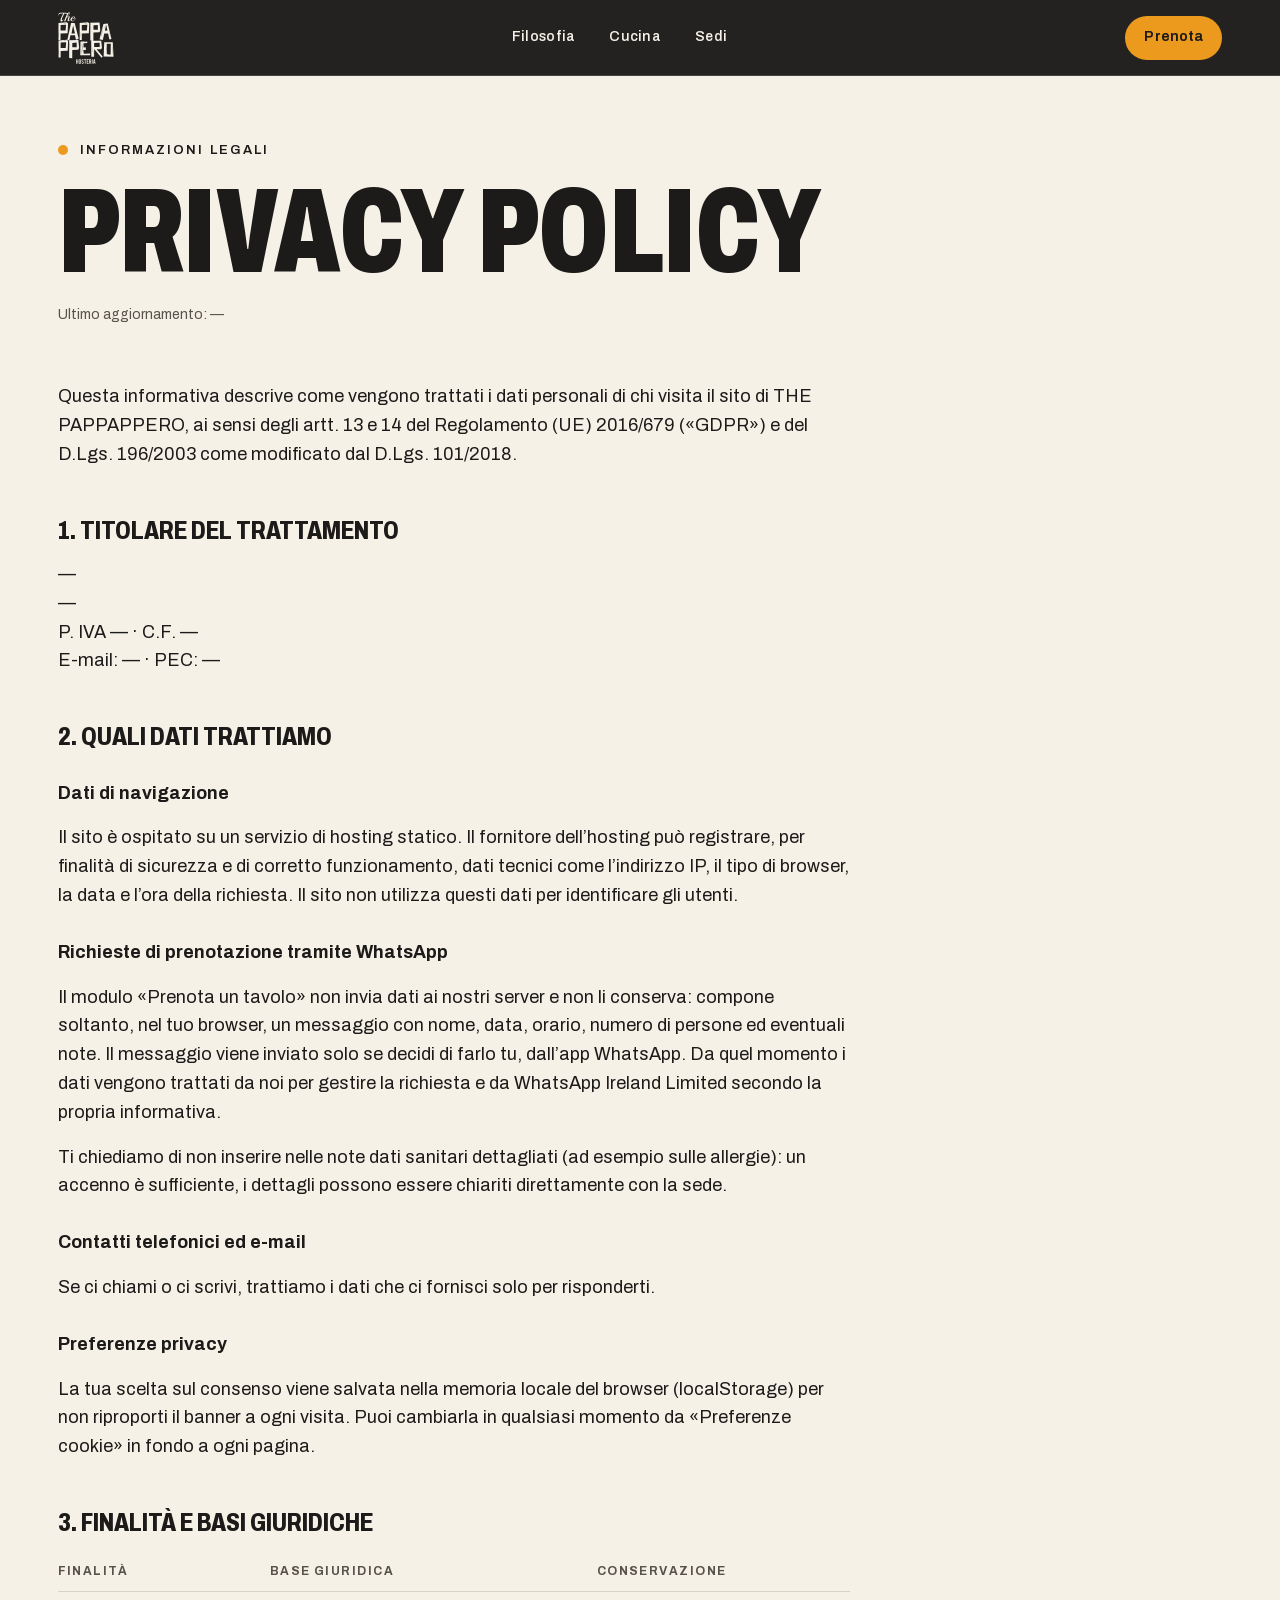
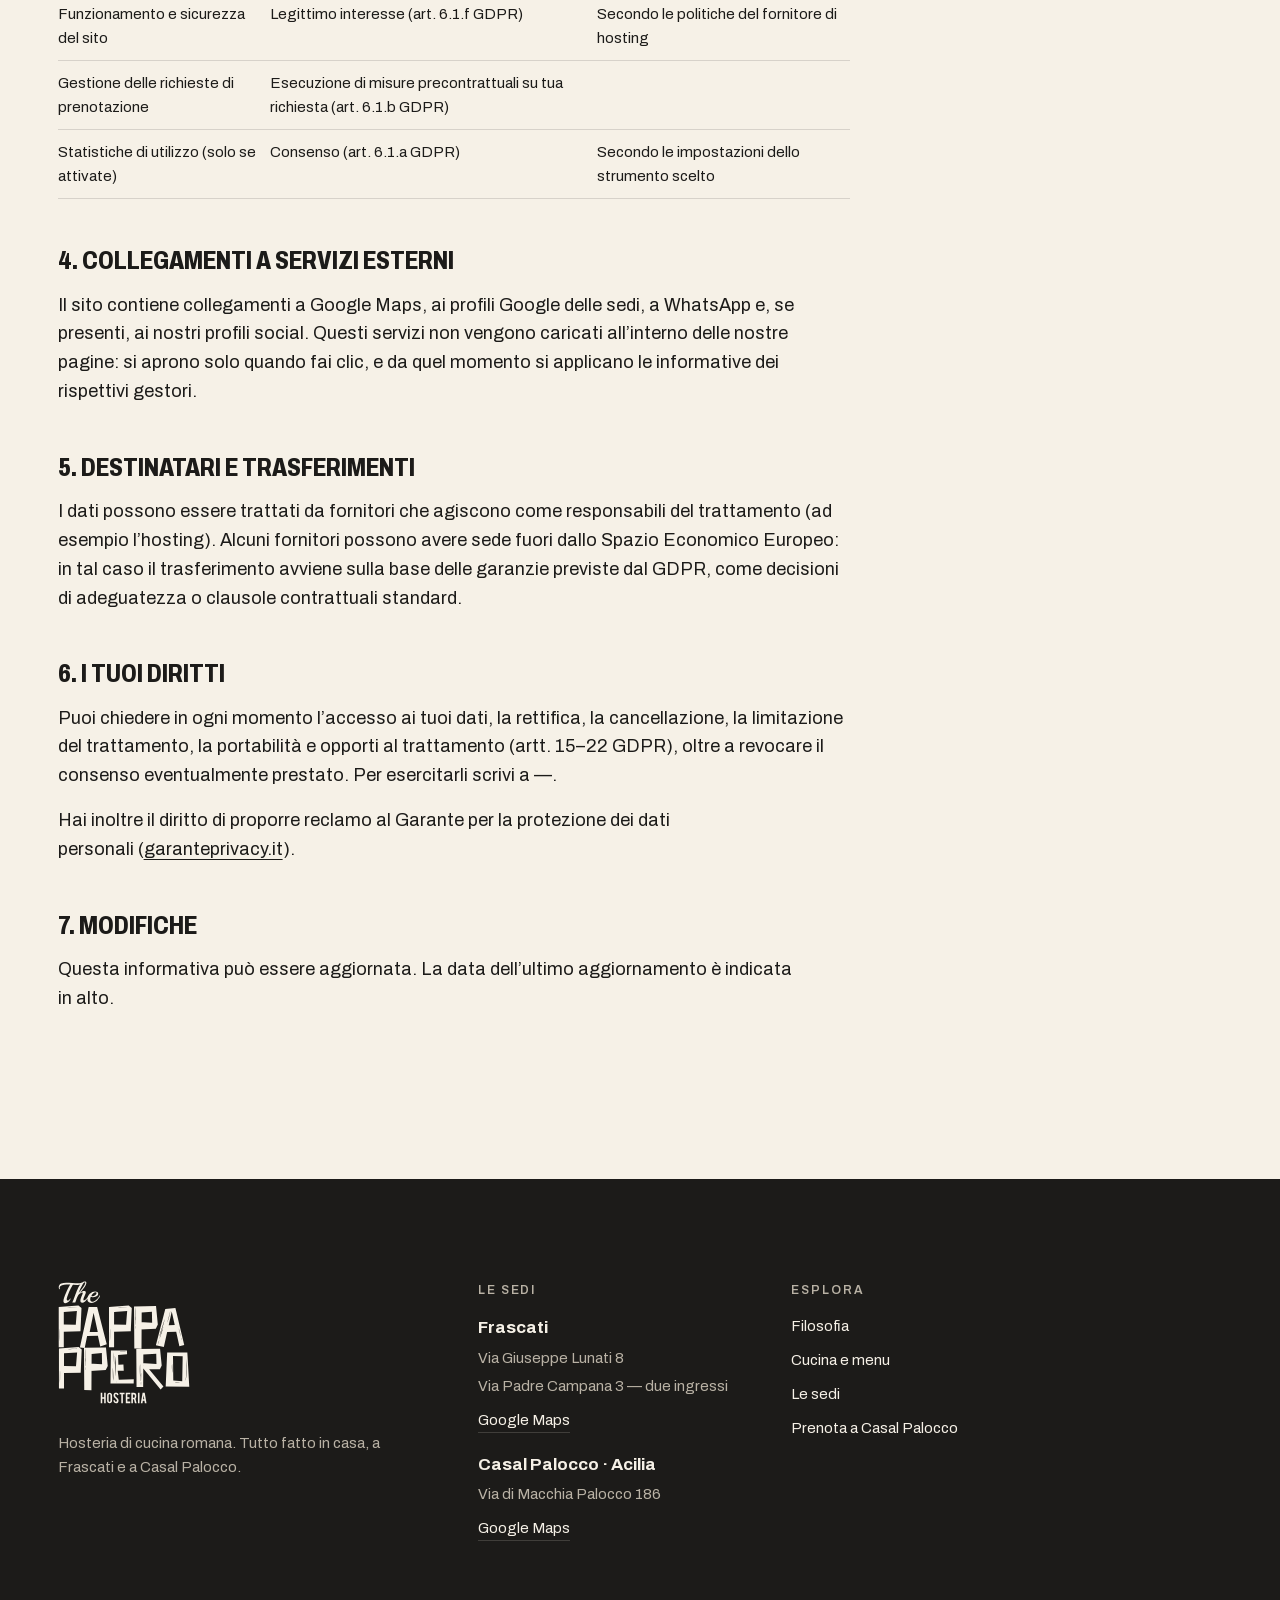
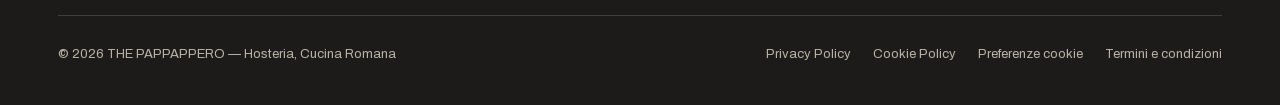
<file: privacy/index.html>
<!doctype html>
<html lang="it">
<head>
<meta charset="utf-8">
<meta name="viewport" content="width=device-width, initial-scale=1, viewport-fit=cover">
<meta http-equiv="Content-Security-Policy" content="default-src 'self'; script-src 'self' https://www.googletagmanager.com; connect-src 'self' https://*.google-analytics.com https://*.analytics.google.com https://www.googletagmanager.com; img-src 'self' data: https://*.google-analytics.com https://www.googletagmanager.com; style-src 'self'; font-src 'self'; object-src 'none'; base-uri 'self'; form-action 'self'; manifest-src 'self'; upgrade-insecure-requests">
<meta name="referrer" content="strict-origin-when-cross-origin">
<title>Privacy Policy — THE PAPPAPPERO</title>
<meta name="description" content="Informativa sul trattamento dei dati personali degli utenti del sito THE PAPPAPPERO, ai sensi del Regolamento (UE) 2016/679.">
<link rel="canonical" href="./">
<meta name="robots" content="index, follow, max-image-preview:large">
<meta name="theme-color" content="#1C1B19">
<meta property="og:type" content="website">
<meta property="og:locale" content="it_IT">
<meta property="og:site_name" content="THE PAPPAPPERO">
<meta property="og:title" content="Privacy Policy — THE PAPPAPPERO">
<meta property="og:description" content="Informativa sul trattamento dei dati personali degli utenti del sito THE PAPPAPPERO, ai sensi del Regolamento (UE) 2016/679.">
<meta property="og:url" content="https://www.dominio-da-definire.it/privacy/">
<meta property="og:image" content="https://www.dominio-da-definire.it/assets/img/og-image.jpg">
<meta property="og:image:width" content="1200">
<meta property="og:image:height" content="630">
<meta property="og:image:alt" content="Logo THE PAPPAPPERO Hosteria e la sala del locale">
<meta name="twitter:card" content="summary_large_image">
<link rel="icon" href="../favicon.svg" type="image/svg+xml">
<link rel="icon" href="../assets/icons/icon-192.png" sizes="192x192" type="image/png">
<link rel="apple-touch-icon" href="../assets/icons/icon-180.png">
<link rel="manifest" href="../site.webmanifest">
<link rel="preload" href="../assets/fonts/archivo-latin.woff2" as="font" type="font/woff2" crossorigin>
<link rel="stylesheet" href="../assets/css/style.css">
<script src="../assets/js/config.js" defer></script>
<script src="../assets/js/main.js" defer></script>
</head>
<body data-root="../">
<svg width="0" height="0" class="sr-only" aria-hidden="true" focusable="false"><symbol id="mark" viewBox="323 477 2047 1910"><path d="M1009.06 2306.07L1009.06 2374.49L984.7 2374.49L984.7 2213.02L1009.06 2213.02L1009.06 2281.57L1038.44 2281.57L1038.44 2213.02L1062.8 2213.02L1062.8 2374.49L1038.44 2374.49L1038.44 2306.07ZM1136.13 2249.1C1136.13 2245.23 1134.78 2241.95 1132.07 2239.24C1129.37 2236.54 1126.08 2235.18 1122.21 2235.18C1118.35 2235.18 1115.04 2236.54 1112.29 2239.24C1109.54 2241.95 1108.16 2245.23 1108.16 2249.1L1108.16 2337.51C1108.16 2341.37 1109.54 2344.66 1112.29 2347.36C1115.04 2350.07 1118.35 2351.43 1122.21 2351.43C1126.08 2351.43 1129.37 2350.07 1132.07 2347.36C1134.78 2344.66 1136.13 2341.37 1136.13 2337.51ZM1122.86 2210.95C1133.6 2210.95 1142.73 2214.73 1150.25 2222.29C1157.76 2229.86 1161.52 2238.96 1161.52 2249.62L1161.52 2337.76C1161.52 2348.51 1157.74 2357.63 1150.18 2365.15C1142.62 2372.67 1133.51 2376.42 1122.86 2376.42C1112.12 2376.42 1103.01 2372.65 1095.54 2365.09C1088.06 2357.52 1084.32 2348.42 1084.32 2337.76L1084.32 2249.62C1084.32 2238.88 1088.1 2229.75 1095.67 2222.23C1103.23 2214.71 1112.29 2210.95 1122.86 2210.95M1262.03 2334.28C1262.21 2345.54 1259.29 2355.16 1253.27 2363.15C1249.32 2368.57 1243.74 2372.39 1236.52 2374.62C1232.65 2375.83 1228.14 2376.42 1222.99 2376.42C1213.45 2376.42 1205.54 2374.06 1199.27 2369.34C1194.04 2365.47 1189.89 2360.21 1186.84 2353.55C1183.79 2346.89 1182 2339.27 1181.48 2330.67L1204.68 2329C1205.72 2338.41 1208.2 2345.24 1212.16 2349.46C1215.08 2352.66 1218.43 2354.17 1222.21 2354C1227.53 2353.83 1231.79 2351.21 1234.97 2346.14C1236.61 2343.64 1237.42 2340.07 1237.42 2335.43C1237.42 2328.72 1234.36 2322.05 1228.27 2315.44C1223.46 2310.88 1216.24 2304.04 1206.62 2294.92C1198.54 2287.1 1192.83 2280.09 1189.48 2273.9C1185.87 2266.93 1184.07 2259.37 1184.07 2251.2C1184.07 2236.49 1189 2225.35 1198.88 2217.79C1204.98 2213.23 1212.55 2210.95 1221.56 2210.95C1230.25 2210.95 1237.67 2212.89 1243.87 2216.76C1248.67 2219.76 1252.56 2223.97 1255.53 2229.38C1258.49 2234.79 1260.28 2241.02 1260.87 2248.07L1237.55 2252.32C1236.86 2245.71 1234.97 2240.56 1231.88 2236.86C1229.65 2234.2 1226.42 2232.86 1222.21 2232.86C1217.74 2232.86 1214.36 2234.84 1212.03 2238.79C1210.14 2241.97 1209.2 2245.92 1209.2 2250.64C1209.2 2258.03 1212.37 2265.55 1218.73 2273.2C1221.13 2276.12 1224.74 2279.56 1229.56 2283.51C1235.23 2288.23 1238.97 2291.54 1240.78 2293.44C1246.79 2299.45 1251.42 2305.38 1254.69 2311.22C1256.24 2313.96 1257.48 2316.51 1258.42 2318.82C1260.75 2324.58 1261.95 2329.74 1262.03 2334.28M1304.69 2237.5L1278.78 2237.5L1278.78 2213.02L1354.81 2213.02L1354.81 2237.5L1329.04 2237.5L1329.04 2374.49L1304.69 2374.49ZM1374.4 2374.49L1374.4 2212.89L1443.74 2212.89L1443.74 2237.37L1398.76 2237.37L1398.76 2281.45L1431.62 2281.45L1431.62 2305.94L1398.76 2305.94L1398.76 2350L1443.74 2350L1443.74 2374.49ZM1513.45 2251.94C1513.45 2242.57 1508.82 2237.89 1499.54 2237.89L1484.85 2237.89L1484.85 2289.57L1499.54 2289.57C1503.4 2289.57 1506.7 2288.19 1509.4 2285.44C1512.11 2282.7 1513.45 2279.39 1513.45 2275.52ZM1498.9 2213.02C1512.47 2213.02 1522.44 2216.76 1528.8 2224.22C1534.38 2230.76 1537.17 2239.87 1537.17 2251.55L1537.17 2275C1537.17 2286.43 1532.84 2296.1 1524.15 2304L1542.2 2374.49L1515.86 2374.49L1501.09 2313.66L1498.9 2313.66L1484.85 2313.66L1484.85 2374.49L1460.49 2374.49L1460.49 2213.02ZM1587.43 2374.49L1563.07 2374.49L1563.07 2213.02L1587.43 2213.02ZM1651.86 2250.01L1642.84 2313.66L1660.88 2313.66ZM1639.07 2337.38L1633.15 2374.49L1607.78 2374.49L1635.24 2213.02L1668.75 2213.02L1695.81 2374.49L1670.2 2374.49L1664.5 2337.38ZM618.51 883.71L611.86 883C529.03 887.75 467.08 892.04 426.02 895.84C447.72 896.32 484.82 894.65 537.31 890.85L582.46 887.28ZM411.68 956.5L411.68 1153.82L597.51 1156.32L615.01 942.94ZM349.73 1218.4L348.68 1225.18C347.28 1309.87 346.93 1373.26 347.64 1415.36C349.73 1393.24 350.78 1355.42 350.78 1301.89L350.78 1255.51ZM638.81 857.31L686.4 896.55L670.66 1259.07L411.68 1263.71L411.68 1504.56L332.93 1504.56L332.93 881.92ZM939.44 1268.71L873.99 970.77L813.44 1270.49ZM773.89 1331.51L736.1 1518.12L661.21 1509.91L798.05 882.28L929.64 881.21L1078.72 1457.47L977.58 1494.21L941.19 1327.23ZM1399.3 883.71L1392.65 883C1309.82 887.75 1247.88 892.04 1206.81 895.84C1228.51 896.32 1265.61 894.65 1318.1 890.85L1363.25 887.28ZM1192.47 956.5L1192.47 1153.82L1378.31 1156.32L1395.8 942.94ZM1130.52 1218.4L1129.47 1225.18C1128.07 1309.87 1127.72 1373.26 1128.43 1415.36C1130.52 1393.24 1131.57 1355.42 1131.57 1301.89L1131.57 1255.51ZM1419.6 857.31L1467.2 896.55L1451.45 1259.07L1192.47 1263.71L1192.47 1504.56L1113.72 1504.56L1113.72 881.92ZM1531.59 1224.82C1533.45 1197.47 1533.34 1178.79 1531.24 1168.8C1529.37 1189.02 1529.49 1207.69 1531.59 1224.82M1530.19 1158.46L1531.59 1153.82C1533.22 1094.82 1533.57 1050.7 1532.64 1021.44C1530.31 1036.9 1529.02 1063.18 1528.79 1100.3L1528.79 1133.12ZM1522.84 1083.52C1522.84 1028.58 1522.49 982.9 1521.79 946.51L1521.79 888.35L1520.39 888.35C1518.52 912.38 1517.59 935.57 1517.59 957.92L1517.59 972.2C1517.59 988.85 1518.12 1011.57 1519.16 1040.35C1520.22 1069.13 1521.44 1083.52 1522.84 1083.52M1506.74 1526.68L1502.19 871.58L1843.76 864.44L1871.76 1153.1L1840.62 1216.97L1600.18 1231.6L1580.24 1115.28L1783.22 1126.7L1779.72 952.57L1621.18 967.91L1618.39 1528.47ZM2230.48 1348.99C2230.95 1358.51 2235.03 1375.76 2242.73 1400.73C2240.86 1384.31 2236.78 1367.07 2230.48 1348.99M2224.18 1314.74L2216.83 1284.41C2208.19 1249.92 2201.08 1225.78 2195.48 1211.98C2201.31 1239.33 2211.81 1280.25 2226.98 1334.72L2229.08 1339ZM2134.24 1160.95L2088.04 952.22L2040.8 1163.45ZM2050.24 1019.29C2051.64 1013.59 2052.7 1009.19 2053.4 1006.09C2058.52 985.16 2063.08 963.4 2067.05 940.8L2065.99 940.44L2052.7 994.68C2043.6 1028.22 2032.75 1070.45 2020.15 1121.34C2021.31 1121.83 2025.63 1108.86 2033.1 1082.45C2040.56 1056.05 2046.27 1035 2050.24 1019.29M1897.3 1377.18L1900.81 1371.11C1927.87 1291.19 1947.12 1230.89 1958.55 1190.21C1948.98 1210.43 1936.16 1246 1920.06 1296.9L1906.41 1341.14ZM1946.3 1190.57C1948.87 1182.25 1950.85 1175.82 1952.25 1171.3C1961.81 1140.62 1970.57 1108.5 1978.5 1074.96L1976.75 1074.25L1951.9 1154.17C1935.81 1203.65 1916.09 1265.98 1892.76 1341.14C1894.62 1341.62 1902.21 1322.41 1915.5 1283.52C1928.8 1244.62 1939.07 1213.64 1946.3 1190.57M1871.06 1468.17C1884.82 1431.53 1892.52 1406.08 1894.16 1391.81C1883.19 1418.45 1875.49 1443.9 1871.06 1468.17M2017 1269.78L1965.2 1501.7L1841.31 1475.66L1987.6 913.68L2144.74 895.49L2281.58 1470.31L2206.68 1489.22L2156.99 1264.07ZM621.92 1527.12L615.28 1526.41C532.45 1531.17 470.51 1535.45 429.45 1539.26C451.14 1539.74 488.24 1538.07 540.73 1534.26L585.89 1530.7ZM415.1 1599.92L415.1 1797.23L600.93 1799.73L618.44 1586.36ZM353.15 1861.82L352.11 1868.59C350.7 1953.29 350.35 2016.67 351.05 2058.78C353.15 2036.66 354.2 1998.83 354.2 1945.31L354.2 1898.93ZM642.24 1500.72L689.84 1539.97L674.09 1902.49L415.1 1907.13L415.1 2147.98L336.36 2147.98L336.36 1525.34ZM754.22 1868.24C756.09 1840.89 755.98 1822.21 753.87 1812.22C752.01 1832.44 752.13 1851.11 754.22 1868.24M752.82 1801.87L754.22 1797.23C755.86 1738.24 756.21 1694.12 755.28 1664.85C752.94 1680.32 751.66 1706.6 751.43 1743.71L751.43 1776.54ZM745.47 1726.94C745.47 1671.99 745.12 1626.32 744.43 1589.93L744.43 1531.76L743.03 1531.76C741.15 1555.79 740.23 1578.98 740.23 1601.34L740.23 1615.62C740.23 1632.27 740.74 1654.99 741.8 1683.77C742.85 1712.55 744.08 1726.94 745.47 1726.94M729.37 2170.1L724.83 1515L1066.4 1507.86L1094.4 1796.52L1063.25 1860.39L822.81 1875.02L802.88 1758.7L1005.86 1770.12L1002.36 1595.99L843.82 1611.33L841.02 2171.89ZM1288.64 1567.09C1301.93 1569.23 1331.34 1569.23 1376.83 1567.09C1363.54 1565.43 1329.58 1564.71 1274.99 1564.95C1281.98 1566.14 1286.53 1566.85 1288.64 1567.09M1224.59 2035.58L1223.54 2035.58L1224.59 2052.71L1225.64 2052.71ZM1217.59 1743.71C1211.53 1675.92 1207.1 1639.05 1204.29 1633.1C1209.42 1803.18 1214.68 1910.22 1220.04 1954.23C1220.51 1866.22 1219.69 1796.04 1217.59 1743.71M1194.5 1776.89C1194.02 1690.07 1191.11 1625.37 1185.75 1582.79C1187.61 1682.46 1190.53 1747.16 1194.5 1776.89M1180.49 1999.9C1183.06 1973.26 1180.61 1913.08 1173.14 1819.36C1171.75 1859.32 1173.26 1928.31 1177.7 2026.31C1179.1 2012.75 1180.03 2003.95 1180.49 1999.9M1391.52 1556.39L1394.68 1614.19L1254.35 1626.68L1259.24 1777.61L1337.63 1775.11L1342.89 1868.95L1248.39 1868.95L1265.9 2008.82L1498.62 2002.04L1496.88 2067.34L1136.4 2068.05L1143.4 1556.39ZM1675.7 1772.06L1958.83 2115.67L1915.08 2160.98L1623.55 1806.67ZM1610.96 2096.76C1613.28 2070.36 1613.05 2052.4 1610.26 2042.88C1607.69 2062.39 1607.92 2080.35 1610.96 2096.76M1608.85 2032.89L1610.61 2028.25C1612.93 1971.4 1613.52 1928.83 1612.35 1900.51C1609.08 1915.5 1607.34 1940.96 1607.11 1976.87L1607.11 2008.27ZM1598.71 1960.46C1598.71 1907.41 1598.23 1863.41 1597.3 1828.44L1597.3 1772.06L1595.56 1772.06C1593.22 1795.38 1592.05 1817.74 1592.05 1839.14L1592.05 1853.06C1592.05 1869.24 1592.7 1891.18 1593.98 1918.89C1595.26 1946.61 1596.83 1960.46 1598.71 1960.46M1541.3 2122.1L1537.12 1533L1906.33 1528.72L1932.22 1788.47L1903.53 1845.92L1704.05 1844.85L1609.2 1752.08L1850.68 1764.57L1847.18 1607.93L1646.99 1619.7L1644.2 2123.88ZM2319.53 1874.74C2319.29 1868.31 2319.05 1863.48 2318.81 1860.26C2318.08 1837.48 2316.01 1780.16 2312.61 1688.28L2310.8 1789.68L2313.34 1848.74C2314.07 1885.89 2315.65 1932.32 2318.08 1988.04C2320.02 1987.79 2320.99 1973.12 2320.99 1944.02C2320.99 1914.92 2320.5 1891.83 2319.53 1874.74M2308.97 2027.03C2309.94 1999.3 2308.84 1980.48 2305.69 1970.57C2304.23 1990.88 2305.33 2009.7 2308.97 2027.03M2138.47 2050.44L2142.84 2051.92C2182.42 2055.39 2217.04 2057.37 2246.67 2057.86C2231.37 2055.14 2214.61 2053.03 2196.4 2051.55L2164.34 2050.06ZM2111.88 2023.69L2250.67 2034.09L2257.6 1647.05L2107.51 1640.74ZM2095.49 1899.63L2097.3 1894.43C2096.81 1834.51 2095.36 1789.81 2092.93 1760.34C2090.49 1775.94 2089.89 1802.56 2091.11 1840.2L2092.93 1873.63ZM1993.84 2114.7L2016.79 1587.25L2330.1 1586.88L2359.98 2117.29ZM622.36 537.92L554.91 535.3C551.72 535.3 541.19 552.75 523.33 587.64C505.47 622.54 490 656.34 476.93 689.04C463.85 721.74 457.32 745.32 457.32 759.77C457.32 774.23 462.34 781.46 472.38 781.46C482.43 781.46 495.11 771.97 510.42 752.98C512.01 751.23 513.61 750.36 515.2 750.36C516.79 750.36 517.6 751.67 517.6 754.3C517.6 756.93 515.44 761.75 511.14 768.76C506.83 775.76 501.16 783.28 494.15 791.31C487.14 799.35 478.04 806.5 466.89 812.78C455.72 819.05 444.23 822.19 432.44 822.19C414.9 822.19 406.13 811.1 406.13 788.9C406.13 761.46 421.28 714.73 451.58 648.75C473.26 602.31 493.19 563.77 511.37 533.11L505.15 533.11L455.88 532.24C428.45 532.24 404.53 535.45 384.12 541.87C372.96 545.37 364.1 550.56 357.57 557.42C351.03 564.28 347.76 572.53 347.76 582.16L351.59 600.56C351.59 603.48 349.99 604.94 346.8 604.94C342.66 604.94 339.31 601.22 336.76 593.77C334.21 586.32 332.93 579.83 332.93 574.28C332.93 560.56 336.44 548.88 343.46 539.24C350.47 529.61 360.04 522.31 372.16 517.34C395.13 508 420.48 503.33 448.23 503.33C475.97 503.33 507.39 504.86 542.47 507.92C577.55 510.99 609.45 512.52 638.15 512.52C666.86 512.52 685.51 508.44 694.12 500.26C695.08 502.3 695.56 504.36 695.56 506.39C695.56 516.03 688.86 523.7 675.47 529.38C662.07 535.08 644.37 537.92 622.36 537.92M739.09 497.63C727.92 497.63 713.33 513.84 695.31 546.25C677.29 578.66 659.67 615.89 642.45 657.94C686.14 610.93 715.96 572.39 731.91 542.31C740.84 523.91 745.3 511.87 745.3 506.17C745.3 500.48 743.22 497.63 739.09 497.63M796.97 724.52C757.74 784.96 724.57 815.18 697.46 815.18C678.64 815.18 669.24 805.26 669.24 785.4C669.24 762.33 679.28 729.48 699.38 686.85C703.84 676.05 706.08 668.6 706.08 664.51C706.08 658.67 703.2 655.75 697.46 655.75C693.64 655.75 687.18 657.79 678.09 661.88C669 665.98 660.31 671.96 652.02 679.84C643.72 687.73 636.78 696.85 631.21 707.21C625.62 717.59 621.16 726.56 617.81 734.15C614.46 741.75 611.04 751.01 607.52 761.97C604.01 772.92 600.9 781.82 598.19 788.68C595.48 795.54 592.7 803.51 589.83 812.55L543.42 812.55C552.03 792.41 564.39 760.21 580.5 715.98C596.59 671.74 610.4 636.99 621.88 611.73C633.36 586.48 644.6 565.16 655.61 547.78C666.61 530.41 679.21 515.88 693.4 504.2C707.59 492.53 722.58 486.68 738.37 486.68C754.15 486.68 762.05 493.55 762.05 507.27C762.05 516.9 757.74 529.61 749.13 545.37C730.63 578.66 699.69 617.21 656.33 661C673.55 649.62 687.18 642.17 697.22 638.67C707.27 635.17 716.92 633.42 726.17 633.42C744.35 633.42 753.44 640.71 753.44 655.31C753.44 661.16 752.32 666.56 750.09 671.52C747.85 676.49 745.38 682.18 742.67 688.6C739.96 695.03 737.72 700.28 735.97 704.37C734.22 708.46 731.91 714 729.04 721.01C726.17 728.02 723.94 734.01 722.34 738.97C718.19 751.23 716.12 761.02 716.12 768.31C716.12 775.62 718.83 779.26 724.26 779.26C743.39 779.26 767.31 753.86 796.02 703.06C796.97 701.01 798.16 699.99 799.6 699.99C801.04 699.99 801.76 702.69 801.76 708.09C801.76 713.5 800.15 718.97 796.97 724.52M920.39 664.07C920.39 655.61 915.92 651.37 907 651.37C894.56 651.37 880.68 658.38 865.38 672.4C850.07 686.41 842.42 697.8 842.42 706.56C842.42 712.4 848.47 715.32 860.59 715.32C872.71 715.32 885.39 709.92 898.63 699.11C911.85 688.31 919.11 676.63 920.39 664.07M971.1 698.67C973.02 698.67 973.98 701.52 973.98 707.21C973.98 712.91 971.41 719.7 966.32 727.58C961.21 735.47 956.19 742.91 951.25 749.92C946.3 756.93 939.68 765.11 931.4 774.45C923.1 783.8 914.97 791.24 907 796.79C886.91 810.22 866.73 816.94 846.48 816.94C826.22 816.94 809.88 812.19 797.45 802.7C785 793.21 778.79 778.68 778.79 759.12C778.79 729.34 790.75 701.74 814.67 676.33C838.58 650.93 866.49 638.23 898.39 638.23C912.74 638.23 924.22 641.66 932.83 648.52C941.44 655.38 945.75 663.63 945.75 673.27C945.75 689.63 937.29 702.77 920.39 712.69C903.49 722.62 883.56 727.58 860.59 727.58C847.2 727.58 837.31 725.98 830.94 722.77C824.87 737.65 821.84 750.8 821.84 762.18C821.84 786.71 833.16 798.98 855.81 798.98C869.2 798.98 882.99 794.24 897.19 784.74C911.38 775.25 923.5 764.59 933.55 752.77C943.59 740.94 955 723.93 967.75 701.74C969.03 699.7 970.15 698.67 971.1 698.67"></path></symbol></svg>
<a class="skip" href="#contenuto">Vai al contenuto</a>
<p class="draft-flag">Modalità bozza · dati mancanti evidenziati</p>
<header class="hdr hdr--solid">
  <div class="wrap hdr__in">
    <a class="hdr__logo" href="../index.html" aria-label="THE PAPPAPPERO — Home"><svg viewBox="0 0 2047 1910" role="img" aria-label="THE PAPPAPPERO Hosteria"><use href="#mark" fill="currentColor"></use></svg></a>
    <nav class="nav" aria-label="Principale">
      <a href="../index.html#manifesto">Filosofia</a>
      <a href="../index.html#cucina">Cucina</a>
      <a href="../index.html#sedi">Sedi</a>
    </nav>
    <div class="hdr__act">
      <button class="btn btn--primary btn--sm hdr__book" type="button" data-book="casal-palocco-acilia" aria-label="Prenota un tavolo a Casal Palocco">Prenota</button>
      <button class="burger" type="button" aria-label="Apri il menu" aria-expanded="false" aria-controls="menu" data-menu-toggle><span></span></button>
    </div>
  </div>
</header>
<div class="menu" id="menu" aria-label="Menu">
  <nav class="menu__main" aria-label="Menu mobile">
    <a href="../index.html">Home</a>
    <a href="../index.html#manifesto">Filosofia</a>
    <a href="../index.html#cucina">Cucina</a>
    <a href="../index.html#sedi">Sedi</a>
  </nav>
  <div class="menu__sedi">
    <p class="label">Le sedi</p>
    <a href="../frascati/index.html"><span>01</span><span>Frascati · senza prenotazione</span><span class="ico"><svg viewBox="0 0 20 20" aria-hidden="true"><path d="M4 10h11M11 5l5 5-5 5" fill="none" stroke="currentColor" stroke-width="1.6"/></svg></span></a>
    <a href="../casal-palocco-acilia/index.html"><span>02</span><span>Casal Palocco · Acilia</span><span class="ico"><svg viewBox="0 0 20 20" aria-hidden="true"><path d="M4 10h11M11 5l5 5-5 5" fill="none" stroke="currentColor" stroke-width="1.6"/></svg></span></a>
  </div>
  <button class="btn btn--primary btn--wide" type="button" data-book="casal-palocco-acilia"><span>Prenota a Casal Palocco</span><span class="ico"><svg viewBox="0 0 20 20" aria-hidden="true"><path d="M4 10h11M11 5l5 5-5 5" fill="none" stroke="currentColor" stroke-width="1.6"/></svg></span></button>
</div>
<main id="contenuto" class="legal">
  <div class="wrap">
    <header class="legal__head">
      <p class="eyebrow">Informazioni legali</p>
      <h1 class="display legal__title">Privacy Policy</h1>
      <p class="legal__meta">Ultimo aggiornamento: <span data-legal-updated>—</span></p>
    </header>
    <div class="legal__body">
<div class="legal-draft"><strong>Bozza da verificare.</strong> Questo testo è una base strutturata, non una garanzia di conformità. Prima della pubblicazione va completato con i dati del titolare e verificato da un professionista, alla luce dei servizi effettivamente attivi sul sito.</div>

<p>Questa informativa descrive come vengono trattati i dati personali di chi visita il sito di THE PAPPAPPERO, ai sensi degli artt. 13 e 14 del Regolamento (UE) 2016/679 («GDPR») e del D.Lgs. 196/2003 come modificato dal D.Lgs. 101/2018.</p>
<h2>1. Titolare del trattamento</h2>
<p><span data-owner="ragioneSociale" data-owner-label="ragione sociale">—</span><br><span data-owner="indirizzo" data-owner-label="indirizzo sede legale">—</span><br>P. IVA <span data-owner="partitaIva" data-owner-label="partita IVA">—</span> · C.F. <span data-owner="codiceFiscale" data-owner-label="codice fiscale">—</span><br>E-mail: <span data-owner="email" data-owner-label="e-mail di contatto">—</span> · PEC: <span data-owner="pec" data-owner-label="PEC">—</span></p>
<h2>2. Quali dati trattiamo</h2>
<h3>Dati di navigazione</h3>
<p>Il sito è ospitato su un servizio di hosting statico. Il fornitore dell’hosting può registrare, per finalità di sicurezza e di corretto funzionamento, dati tecnici come l’indirizzo IP, il tipo di browser, la data e l’ora della richiesta. Il sito non utilizza questi dati per identificare gli utenti. <span class="todo">Da completare · nome del fornitore di hosting e riferimenti alla sua informativa (es. GitHub Pages)</span></p>
<h3>Richieste di prenotazione tramite WhatsApp</h3>
<p>Il modulo «Prenota un tavolo» non invia dati ai nostri server e non li conserva: compone soltanto, nel tuo browser, un messaggio con nome, data, orario, numero di persone ed eventuali note. Il messaggio viene inviato solo se decidi di farlo tu, dall’app WhatsApp. Da quel momento i dati vengono trattati da noi per gestire la richiesta e da WhatsApp Ireland Limited secondo la propria informativa.</p>
<p>Ti chiediamo di non inserire nelle note dati sanitari dettagliati (ad esempio sulle allergie): un accenno è sufficiente, i dettagli possono essere chiariti direttamente con la sede.</p>
<h3>Contatti telefonici ed e-mail</h3>
<p>Se ci chiami o ci scrivi, trattiamo i dati che ci fornisci solo per risponderti.</p>
<h3>Preferenze privacy</h3>
<p>La tua scelta sul consenso viene salvata nella memoria locale del browser (localStorage) per non riproporti il banner a ogni visita. Puoi cambiarla in qualsiasi momento da «Preferenze cookie» in fondo a ogni pagina.</p>
<h2>3. Finalità e basi giuridiche</h2>
<div class="table-scroll"><table>
<thead><tr><th>Finalità</th><th>Base giuridica</th><th>Conservazione</th></tr></thead>
<tbody>
<tr><td>Funzionamento e sicurezza del sito</td><td>Legittimo interesse (art. 6.1.f GDPR)</td><td>Secondo le politiche del fornitore di hosting</td></tr>
<tr><td>Gestione delle richieste di prenotazione</td><td>Esecuzione di misure precontrattuali su tua richiesta (art. 6.1.b GDPR)</td><td><span class="todo">Da completare · periodo di conservazione delle chat</span></td></tr>
<tr><td>Statistiche di utilizzo (solo se attivate)</td><td>Consenso (art. 6.1.a GDPR)</td><td>Secondo le impostazioni dello strumento scelto</td></tr>
</tbody></table></div>
<h2>4. Collegamenti a servizi esterni</h2>
<p>Il sito contiene collegamenti a Google Maps, ai profili Google delle sedi, a WhatsApp e, se presenti, ai nostri profili social. Questi servizi non vengono caricati all’interno delle nostre pagine: si aprono solo quando fai clic, e da quel momento si applicano le informative dei rispettivi gestori.</p>
<h2>5. Destinatari e trasferimenti</h2>
<p>I dati possono essere trattati da fornitori che agiscono come responsabili del trattamento (ad esempio l’hosting). Alcuni fornitori possono avere sede fuori dallo Spazio Economico Europeo: in tal caso il trasferimento avviene sulla base delle garanzie previste dal GDPR, come decisioni di adeguatezza o clausole contrattuali standard. <span class="todo">Da completare · elenco dei responsabili e relative garanzie</span></p>
<h2>6. I tuoi diritti</h2>
<p>Puoi chiedere in ogni momento l’accesso ai tuoi dati, la rettifica, la cancellazione, la limitazione del trattamento, la portabilità e opporti al trattamento (artt. 15–22 GDPR), oltre a revocare il consenso eventualmente prestato. Per esercitarli scrivi a <span data-owner="email" data-owner-label="e-mail di contatto">—</span>.</p>
<p>Hai inoltre il diritto di proporre reclamo al Garante per la protezione dei dati personali (<a href="https://www.garanteprivacy.it" target="_blank" rel="noopener noreferrer">garanteprivacy.it</a>).</p>
<h2>7. Modifiche</h2>
<p>Questa informativa può essere aggiornata. La data dell’ultimo aggiornamento è indicata in alto.</p>
    </div>
  </div>
</main>
<footer class="ftr">
  <div class="wrap">
    <div class="ftr__top">
      <div class="ftr__brand">
        <a href="../index.html" aria-label="THE PAPPAPPERO — Home"><svg viewBox="0 0 2047 1910" role="img" aria-label="THE PAPPAPPERO Hosteria"><use href="#mark" fill="currentColor"></use></svg></a>
        <p>Hosteria di cucina romana. Tutto fatto in casa, a Frascati e a Casal Palocco.</p>
      </div>
      <div class="ftr__cols">
        <div class="ftr__col">
          <h2>Le sedi</h2>
          <div data-footer-sedi>
            <div class="fsede"><a class="fsede__name" href="../frascati/index.html">Frascati</a><p>Via Giuseppe Lunati 8</p><p>Via Padre Campana 3</p></div>
            <div class="fsede"><a class="fsede__name" href="../casal-palocco-acilia/index.html">Casal Palocco · Acilia</a><p>Via di Macchia Palocco 186</p></div>
          </div>
        </div>
        <div class="ftr__col">
          <h2>Esplora</h2>
          <ul>
            <li><a href="../index.html#manifesto">Filosofia</a></li>
            <li><a href="../index.html#cucina">Cucina e menu</a></li>
            <li><a href="../index.html#sedi">Le sedi</a></li>
            <li><a href="#" data-book="casal-palocco-acilia">Prenota a Casal Palocco</a></li>
          </ul>
        </div>
        <div class="ftr__col" data-footer-social-wrap>
          <h2>Seguici</h2>
          <div class="ftr__social" data-footer-social></div>
        </div>
      </div>
    </div>
    <div class="ftr__bottom">
      <div>
        <p>© <span data-year>2026</span> THE PAPPAPPERO — Hosteria, Cucina Romana</p>
        <p data-owner-line></p>
      </div>
      <nav class="ftr__legal" aria-label="Informazioni legali">
        <a href="../privacy/index.html">Privacy Policy</a>
        <a href="../cookie/index.html">Cookie Policy</a>
        <button type="button" data-consent-open>Preferenze cookie</button>
        <a href="../termini/index.html">Termini e condizioni</a>
      </nav>
    </div>
  </div>
</footer>
</body>
</html>
</file>
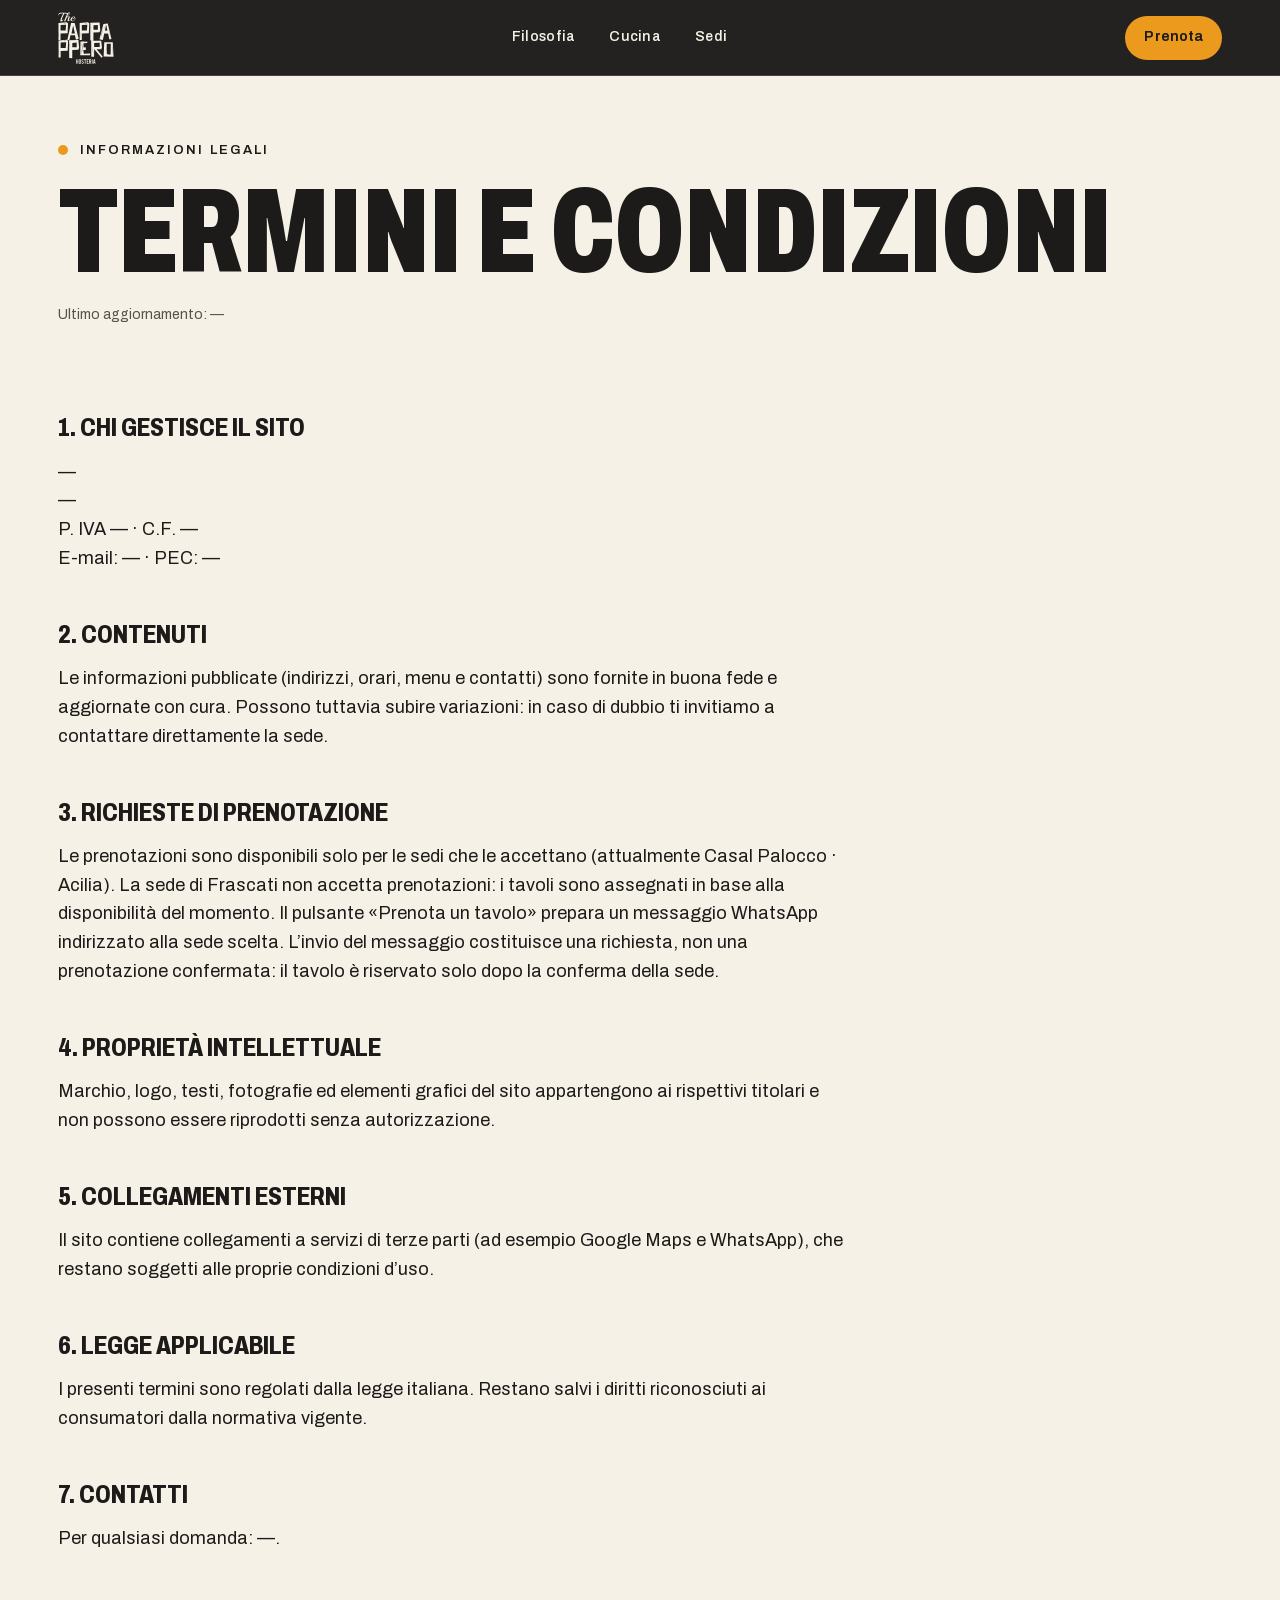
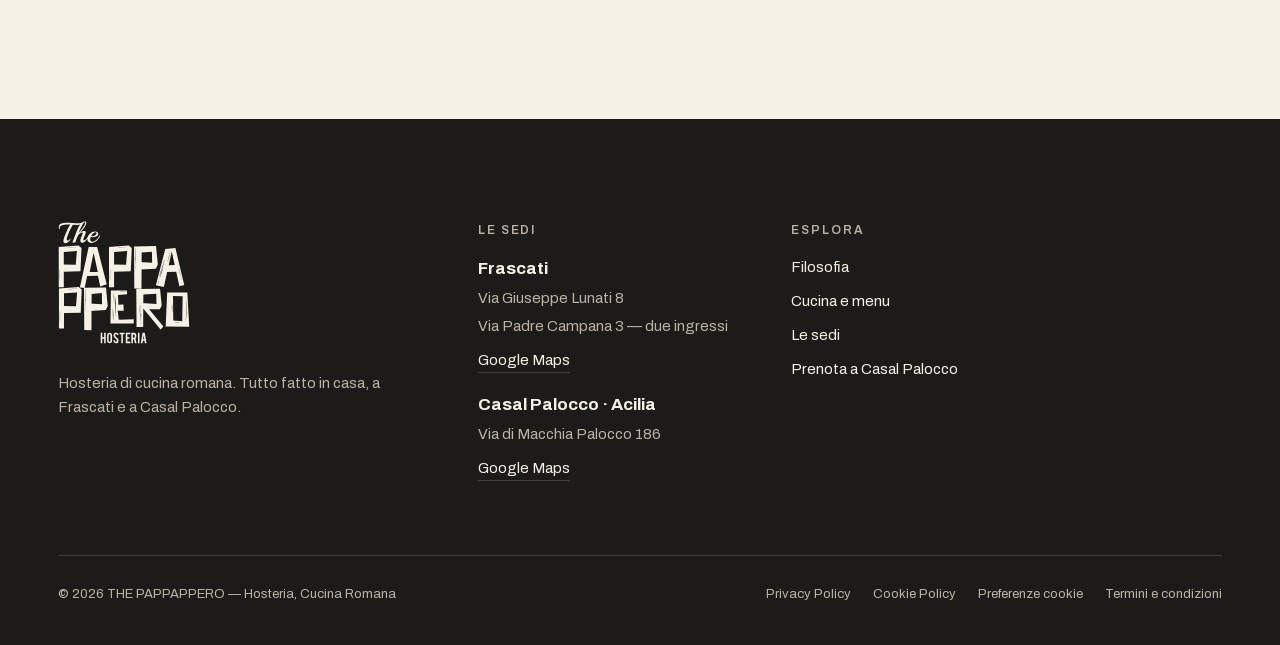
<file: termini/index.html>
<!doctype html>
<html lang="it">
<head>
<meta charset="utf-8">
<meta name="viewport" content="width=device-width, initial-scale=1, viewport-fit=cover">
<meta http-equiv="Content-Security-Policy" content="default-src 'self'; script-src 'self' https://www.googletagmanager.com; connect-src 'self' https://*.google-analytics.com https://*.analytics.google.com https://www.googletagmanager.com; img-src 'self' data: https://*.google-analytics.com https://www.googletagmanager.com; style-src 'self'; font-src 'self'; object-src 'none'; base-uri 'self'; form-action 'self'; manifest-src 'self'; upgrade-insecure-requests">
<meta name="referrer" content="strict-origin-when-cross-origin">
<title>Termini e condizioni d’uso — THE PAPPAPPERO</title>
<meta name="description" content="Condizioni di utilizzo del sito web di THE PAPPAPPERO.">
<link rel="canonical" href="./">
<meta name="robots" content="index, follow, max-image-preview:large">
<meta name="theme-color" content="#1C1B19">
<meta property="og:type" content="website">
<meta property="og:locale" content="it_IT">
<meta property="og:site_name" content="THE PAPPAPPERO">
<meta property="og:title" content="Termini e condizioni d’uso — THE PAPPAPPERO">
<meta property="og:description" content="Condizioni di utilizzo del sito web di THE PAPPAPPERO.">
<meta property="og:url" content="https://www.dominio-da-definire.it/termini/">
<meta property="og:image" content="https://www.dominio-da-definire.it/assets/img/og-image.jpg">
<meta property="og:image:width" content="1200">
<meta property="og:image:height" content="630">
<meta property="og:image:alt" content="Logo THE PAPPAPPERO Hosteria e la sala del locale">
<meta name="twitter:card" content="summary_large_image">
<link rel="icon" href="../favicon.svg" type="image/svg+xml">
<link rel="icon" href="../assets/icons/icon-192.png" sizes="192x192" type="image/png">
<link rel="apple-touch-icon" href="../assets/icons/icon-180.png">
<link rel="manifest" href="../site.webmanifest">
<link rel="preload" href="../assets/fonts/archivo-latin.woff2" as="font" type="font/woff2" crossorigin>
<link rel="stylesheet" href="../assets/css/style.css">
<script src="../assets/js/config.js" defer></script>
<script src="../assets/js/main.js" defer></script>
</head>
<body data-root="../">
<svg width="0" height="0" class="sr-only" aria-hidden="true" focusable="false"><symbol id="mark" viewBox="323 477 2047 1910"><path d="M1009.06 2306.07L1009.06 2374.49L984.7 2374.49L984.7 2213.02L1009.06 2213.02L1009.06 2281.57L1038.44 2281.57L1038.44 2213.02L1062.8 2213.02L1062.8 2374.49L1038.44 2374.49L1038.44 2306.07ZM1136.13 2249.1C1136.13 2245.23 1134.78 2241.95 1132.07 2239.24C1129.37 2236.54 1126.08 2235.18 1122.21 2235.18C1118.35 2235.18 1115.04 2236.54 1112.29 2239.24C1109.54 2241.95 1108.16 2245.23 1108.16 2249.1L1108.16 2337.51C1108.16 2341.37 1109.54 2344.66 1112.29 2347.36C1115.04 2350.07 1118.35 2351.43 1122.21 2351.43C1126.08 2351.43 1129.37 2350.07 1132.07 2347.36C1134.78 2344.66 1136.13 2341.37 1136.13 2337.51ZM1122.86 2210.95C1133.6 2210.95 1142.73 2214.73 1150.25 2222.29C1157.76 2229.86 1161.52 2238.96 1161.52 2249.62L1161.52 2337.76C1161.52 2348.51 1157.74 2357.63 1150.18 2365.15C1142.62 2372.67 1133.51 2376.42 1122.86 2376.42C1112.12 2376.42 1103.01 2372.65 1095.54 2365.09C1088.06 2357.52 1084.32 2348.42 1084.32 2337.76L1084.32 2249.62C1084.32 2238.88 1088.1 2229.75 1095.67 2222.23C1103.23 2214.71 1112.29 2210.95 1122.86 2210.95M1262.03 2334.28C1262.21 2345.54 1259.29 2355.16 1253.27 2363.15C1249.32 2368.57 1243.74 2372.39 1236.52 2374.62C1232.65 2375.83 1228.14 2376.42 1222.99 2376.42C1213.45 2376.42 1205.54 2374.06 1199.27 2369.34C1194.04 2365.47 1189.89 2360.21 1186.84 2353.55C1183.79 2346.89 1182 2339.27 1181.48 2330.67L1204.68 2329C1205.72 2338.41 1208.2 2345.24 1212.16 2349.46C1215.08 2352.66 1218.43 2354.17 1222.21 2354C1227.53 2353.83 1231.79 2351.21 1234.97 2346.14C1236.61 2343.64 1237.42 2340.07 1237.42 2335.43C1237.42 2328.72 1234.36 2322.05 1228.27 2315.44C1223.46 2310.88 1216.24 2304.04 1206.62 2294.92C1198.54 2287.1 1192.83 2280.09 1189.48 2273.9C1185.87 2266.93 1184.07 2259.37 1184.07 2251.2C1184.07 2236.49 1189 2225.35 1198.88 2217.79C1204.98 2213.23 1212.55 2210.95 1221.56 2210.95C1230.25 2210.95 1237.67 2212.89 1243.87 2216.76C1248.67 2219.76 1252.56 2223.97 1255.53 2229.38C1258.49 2234.79 1260.28 2241.02 1260.87 2248.07L1237.55 2252.32C1236.86 2245.71 1234.97 2240.56 1231.88 2236.86C1229.65 2234.2 1226.42 2232.86 1222.21 2232.86C1217.74 2232.86 1214.36 2234.84 1212.03 2238.79C1210.14 2241.97 1209.2 2245.92 1209.2 2250.64C1209.2 2258.03 1212.37 2265.55 1218.73 2273.2C1221.13 2276.12 1224.74 2279.56 1229.56 2283.51C1235.23 2288.23 1238.97 2291.54 1240.78 2293.44C1246.79 2299.45 1251.42 2305.38 1254.69 2311.22C1256.24 2313.96 1257.48 2316.51 1258.42 2318.82C1260.75 2324.58 1261.95 2329.74 1262.03 2334.28M1304.69 2237.5L1278.78 2237.5L1278.78 2213.02L1354.81 2213.02L1354.81 2237.5L1329.04 2237.5L1329.04 2374.49L1304.69 2374.49ZM1374.4 2374.49L1374.4 2212.89L1443.74 2212.89L1443.74 2237.37L1398.76 2237.37L1398.76 2281.45L1431.62 2281.45L1431.62 2305.94L1398.76 2305.94L1398.76 2350L1443.74 2350L1443.74 2374.49ZM1513.45 2251.94C1513.45 2242.57 1508.82 2237.89 1499.54 2237.89L1484.85 2237.89L1484.85 2289.57L1499.54 2289.57C1503.4 2289.57 1506.7 2288.19 1509.4 2285.44C1512.11 2282.7 1513.45 2279.39 1513.45 2275.52ZM1498.9 2213.02C1512.47 2213.02 1522.44 2216.76 1528.8 2224.22C1534.38 2230.76 1537.17 2239.87 1537.17 2251.55L1537.17 2275C1537.17 2286.43 1532.84 2296.1 1524.15 2304L1542.2 2374.49L1515.86 2374.49L1501.09 2313.66L1498.9 2313.66L1484.85 2313.66L1484.85 2374.49L1460.49 2374.49L1460.49 2213.02ZM1587.43 2374.49L1563.07 2374.49L1563.07 2213.02L1587.43 2213.02ZM1651.86 2250.01L1642.84 2313.66L1660.88 2313.66ZM1639.07 2337.38L1633.15 2374.49L1607.78 2374.49L1635.24 2213.02L1668.75 2213.02L1695.81 2374.49L1670.2 2374.49L1664.5 2337.38ZM618.51 883.71L611.86 883C529.03 887.75 467.08 892.04 426.02 895.84C447.72 896.32 484.82 894.65 537.31 890.85L582.46 887.28ZM411.68 956.5L411.68 1153.82L597.51 1156.32L615.01 942.94ZM349.73 1218.4L348.68 1225.18C347.28 1309.87 346.93 1373.26 347.64 1415.36C349.73 1393.24 350.78 1355.42 350.78 1301.89L350.78 1255.51ZM638.81 857.31L686.4 896.55L670.66 1259.07L411.68 1263.71L411.68 1504.56L332.93 1504.56L332.93 881.92ZM939.44 1268.71L873.99 970.77L813.44 1270.49ZM773.89 1331.51L736.1 1518.12L661.21 1509.91L798.05 882.28L929.64 881.21L1078.72 1457.47L977.58 1494.21L941.19 1327.23ZM1399.3 883.71L1392.65 883C1309.82 887.75 1247.88 892.04 1206.81 895.84C1228.51 896.32 1265.61 894.65 1318.1 890.85L1363.25 887.28ZM1192.47 956.5L1192.47 1153.82L1378.31 1156.32L1395.8 942.94ZM1130.52 1218.4L1129.47 1225.18C1128.07 1309.87 1127.72 1373.26 1128.43 1415.36C1130.52 1393.24 1131.57 1355.42 1131.57 1301.89L1131.57 1255.51ZM1419.6 857.31L1467.2 896.55L1451.45 1259.07L1192.47 1263.71L1192.47 1504.56L1113.72 1504.56L1113.72 881.92ZM1531.59 1224.82C1533.45 1197.47 1533.34 1178.79 1531.24 1168.8C1529.37 1189.02 1529.49 1207.69 1531.59 1224.82M1530.19 1158.46L1531.59 1153.82C1533.22 1094.82 1533.57 1050.7 1532.64 1021.44C1530.31 1036.9 1529.02 1063.18 1528.79 1100.3L1528.79 1133.12ZM1522.84 1083.52C1522.84 1028.58 1522.49 982.9 1521.79 946.51L1521.79 888.35L1520.39 888.35C1518.52 912.38 1517.59 935.57 1517.59 957.92L1517.59 972.2C1517.59 988.85 1518.12 1011.57 1519.16 1040.35C1520.22 1069.13 1521.44 1083.52 1522.84 1083.52M1506.74 1526.68L1502.19 871.58L1843.76 864.44L1871.76 1153.1L1840.62 1216.97L1600.18 1231.6L1580.24 1115.28L1783.22 1126.7L1779.72 952.57L1621.18 967.91L1618.39 1528.47ZM2230.48 1348.99C2230.95 1358.51 2235.03 1375.76 2242.73 1400.73C2240.86 1384.31 2236.78 1367.07 2230.48 1348.99M2224.18 1314.74L2216.83 1284.41C2208.19 1249.92 2201.08 1225.78 2195.48 1211.98C2201.31 1239.33 2211.81 1280.25 2226.98 1334.72L2229.08 1339ZM2134.24 1160.95L2088.04 952.22L2040.8 1163.45ZM2050.24 1019.29C2051.64 1013.59 2052.7 1009.19 2053.4 1006.09C2058.52 985.16 2063.08 963.4 2067.05 940.8L2065.99 940.44L2052.7 994.68C2043.6 1028.22 2032.75 1070.45 2020.15 1121.34C2021.31 1121.83 2025.63 1108.86 2033.1 1082.45C2040.56 1056.05 2046.27 1035 2050.24 1019.29M1897.3 1377.18L1900.81 1371.11C1927.87 1291.19 1947.12 1230.89 1958.55 1190.21C1948.98 1210.43 1936.16 1246 1920.06 1296.9L1906.41 1341.14ZM1946.3 1190.57C1948.87 1182.25 1950.85 1175.82 1952.25 1171.3C1961.81 1140.62 1970.57 1108.5 1978.5 1074.96L1976.75 1074.25L1951.9 1154.17C1935.81 1203.65 1916.09 1265.98 1892.76 1341.14C1894.62 1341.62 1902.21 1322.41 1915.5 1283.52C1928.8 1244.62 1939.07 1213.64 1946.3 1190.57M1871.06 1468.17C1884.82 1431.53 1892.52 1406.08 1894.16 1391.81C1883.19 1418.45 1875.49 1443.9 1871.06 1468.17M2017 1269.78L1965.2 1501.7L1841.31 1475.66L1987.6 913.68L2144.74 895.49L2281.58 1470.31L2206.68 1489.22L2156.99 1264.07ZM621.92 1527.12L615.28 1526.41C532.45 1531.17 470.51 1535.45 429.45 1539.26C451.14 1539.74 488.24 1538.07 540.73 1534.26L585.89 1530.7ZM415.1 1599.92L415.1 1797.23L600.93 1799.73L618.44 1586.36ZM353.15 1861.82L352.11 1868.59C350.7 1953.29 350.35 2016.67 351.05 2058.78C353.15 2036.66 354.2 1998.83 354.2 1945.31L354.2 1898.93ZM642.24 1500.72L689.84 1539.97L674.09 1902.49L415.1 1907.13L415.1 2147.98L336.36 2147.98L336.36 1525.34ZM754.22 1868.24C756.09 1840.89 755.98 1822.21 753.87 1812.22C752.01 1832.44 752.13 1851.11 754.22 1868.24M752.82 1801.87L754.22 1797.23C755.86 1738.24 756.21 1694.12 755.28 1664.85C752.94 1680.32 751.66 1706.6 751.43 1743.71L751.43 1776.54ZM745.47 1726.94C745.47 1671.99 745.12 1626.32 744.43 1589.93L744.43 1531.76L743.03 1531.76C741.15 1555.79 740.23 1578.98 740.23 1601.34L740.23 1615.62C740.23 1632.27 740.74 1654.99 741.8 1683.77C742.85 1712.55 744.08 1726.94 745.47 1726.94M729.37 2170.1L724.83 1515L1066.4 1507.86L1094.4 1796.52L1063.25 1860.39L822.81 1875.02L802.88 1758.7L1005.86 1770.12L1002.36 1595.99L843.82 1611.33L841.02 2171.89ZM1288.64 1567.09C1301.93 1569.23 1331.34 1569.23 1376.83 1567.09C1363.54 1565.43 1329.58 1564.71 1274.99 1564.95C1281.98 1566.14 1286.53 1566.85 1288.64 1567.09M1224.59 2035.58L1223.54 2035.58L1224.59 2052.71L1225.64 2052.71ZM1217.59 1743.71C1211.53 1675.92 1207.1 1639.05 1204.29 1633.1C1209.42 1803.18 1214.68 1910.22 1220.04 1954.23C1220.51 1866.22 1219.69 1796.04 1217.59 1743.71M1194.5 1776.89C1194.02 1690.07 1191.11 1625.37 1185.75 1582.79C1187.61 1682.46 1190.53 1747.16 1194.5 1776.89M1180.49 1999.9C1183.06 1973.26 1180.61 1913.08 1173.14 1819.36C1171.75 1859.32 1173.26 1928.31 1177.7 2026.31C1179.1 2012.75 1180.03 2003.95 1180.49 1999.9M1391.52 1556.39L1394.68 1614.19L1254.35 1626.68L1259.24 1777.61L1337.63 1775.11L1342.89 1868.95L1248.39 1868.95L1265.9 2008.82L1498.62 2002.04L1496.88 2067.34L1136.4 2068.05L1143.4 1556.39ZM1675.7 1772.06L1958.83 2115.67L1915.08 2160.98L1623.55 1806.67ZM1610.96 2096.76C1613.28 2070.36 1613.05 2052.4 1610.26 2042.88C1607.69 2062.39 1607.92 2080.35 1610.96 2096.76M1608.85 2032.89L1610.61 2028.25C1612.93 1971.4 1613.52 1928.83 1612.35 1900.51C1609.08 1915.5 1607.34 1940.96 1607.11 1976.87L1607.11 2008.27ZM1598.71 1960.46C1598.71 1907.41 1598.23 1863.41 1597.3 1828.44L1597.3 1772.06L1595.56 1772.06C1593.22 1795.38 1592.05 1817.74 1592.05 1839.14L1592.05 1853.06C1592.05 1869.24 1592.7 1891.18 1593.98 1918.89C1595.26 1946.61 1596.83 1960.46 1598.71 1960.46M1541.3 2122.1L1537.12 1533L1906.33 1528.72L1932.22 1788.47L1903.53 1845.92L1704.05 1844.85L1609.2 1752.08L1850.68 1764.57L1847.18 1607.93L1646.99 1619.7L1644.2 2123.88ZM2319.53 1874.74C2319.29 1868.31 2319.05 1863.48 2318.81 1860.26C2318.08 1837.48 2316.01 1780.16 2312.61 1688.28L2310.8 1789.68L2313.34 1848.74C2314.07 1885.89 2315.65 1932.32 2318.08 1988.04C2320.02 1987.79 2320.99 1973.12 2320.99 1944.02C2320.99 1914.92 2320.5 1891.83 2319.53 1874.74M2308.97 2027.03C2309.94 1999.3 2308.84 1980.48 2305.69 1970.57C2304.23 1990.88 2305.33 2009.7 2308.97 2027.03M2138.47 2050.44L2142.84 2051.92C2182.42 2055.39 2217.04 2057.37 2246.67 2057.86C2231.37 2055.14 2214.61 2053.03 2196.4 2051.55L2164.34 2050.06ZM2111.88 2023.69L2250.67 2034.09L2257.6 1647.05L2107.51 1640.74ZM2095.49 1899.63L2097.3 1894.43C2096.81 1834.51 2095.36 1789.81 2092.93 1760.34C2090.49 1775.94 2089.89 1802.56 2091.11 1840.2L2092.93 1873.63ZM1993.84 2114.7L2016.79 1587.25L2330.1 1586.88L2359.98 2117.29ZM622.36 537.92L554.91 535.3C551.72 535.3 541.19 552.75 523.33 587.64C505.47 622.54 490 656.34 476.93 689.04C463.85 721.74 457.32 745.32 457.32 759.77C457.32 774.23 462.34 781.46 472.38 781.46C482.43 781.46 495.11 771.97 510.42 752.98C512.01 751.23 513.61 750.36 515.2 750.36C516.79 750.36 517.6 751.67 517.6 754.3C517.6 756.93 515.44 761.75 511.14 768.76C506.83 775.76 501.16 783.28 494.15 791.31C487.14 799.35 478.04 806.5 466.89 812.78C455.72 819.05 444.23 822.19 432.44 822.19C414.9 822.19 406.13 811.1 406.13 788.9C406.13 761.46 421.28 714.73 451.58 648.75C473.26 602.31 493.19 563.77 511.37 533.11L505.15 533.11L455.88 532.24C428.45 532.24 404.53 535.45 384.12 541.87C372.96 545.37 364.1 550.56 357.57 557.42C351.03 564.28 347.76 572.53 347.76 582.16L351.59 600.56C351.59 603.48 349.99 604.94 346.8 604.94C342.66 604.94 339.31 601.22 336.76 593.77C334.21 586.32 332.93 579.83 332.93 574.28C332.93 560.56 336.44 548.88 343.46 539.24C350.47 529.61 360.04 522.31 372.16 517.34C395.13 508 420.48 503.33 448.23 503.33C475.97 503.33 507.39 504.86 542.47 507.92C577.55 510.99 609.45 512.52 638.15 512.52C666.86 512.52 685.51 508.44 694.12 500.26C695.08 502.3 695.56 504.36 695.56 506.39C695.56 516.03 688.86 523.7 675.47 529.38C662.07 535.08 644.37 537.92 622.36 537.92M739.09 497.63C727.92 497.63 713.33 513.84 695.31 546.25C677.29 578.66 659.67 615.89 642.45 657.94C686.14 610.93 715.96 572.39 731.91 542.31C740.84 523.91 745.3 511.87 745.3 506.17C745.3 500.48 743.22 497.63 739.09 497.63M796.97 724.52C757.74 784.96 724.57 815.18 697.46 815.18C678.64 815.18 669.24 805.26 669.24 785.4C669.24 762.33 679.28 729.48 699.38 686.85C703.84 676.05 706.08 668.6 706.08 664.51C706.08 658.67 703.2 655.75 697.46 655.75C693.64 655.75 687.18 657.79 678.09 661.88C669 665.98 660.31 671.96 652.02 679.84C643.72 687.73 636.78 696.85 631.21 707.21C625.62 717.59 621.16 726.56 617.81 734.15C614.46 741.75 611.04 751.01 607.52 761.97C604.01 772.92 600.9 781.82 598.19 788.68C595.48 795.54 592.7 803.51 589.83 812.55L543.42 812.55C552.03 792.41 564.39 760.21 580.5 715.98C596.59 671.74 610.4 636.99 621.88 611.73C633.36 586.48 644.6 565.16 655.61 547.78C666.61 530.41 679.21 515.88 693.4 504.2C707.59 492.53 722.58 486.68 738.37 486.68C754.15 486.68 762.05 493.55 762.05 507.27C762.05 516.9 757.74 529.61 749.13 545.37C730.63 578.66 699.69 617.21 656.33 661C673.55 649.62 687.18 642.17 697.22 638.67C707.27 635.17 716.92 633.42 726.17 633.42C744.35 633.42 753.44 640.71 753.44 655.31C753.44 661.16 752.32 666.56 750.09 671.52C747.85 676.49 745.38 682.18 742.67 688.6C739.96 695.03 737.72 700.28 735.97 704.37C734.22 708.46 731.91 714 729.04 721.01C726.17 728.02 723.94 734.01 722.34 738.97C718.19 751.23 716.12 761.02 716.12 768.31C716.12 775.62 718.83 779.26 724.26 779.26C743.39 779.26 767.31 753.86 796.02 703.06C796.97 701.01 798.16 699.99 799.6 699.99C801.04 699.99 801.76 702.69 801.76 708.09C801.76 713.5 800.15 718.97 796.97 724.52M920.39 664.07C920.39 655.61 915.92 651.37 907 651.37C894.56 651.37 880.68 658.38 865.38 672.4C850.07 686.41 842.42 697.8 842.42 706.56C842.42 712.4 848.47 715.32 860.59 715.32C872.71 715.32 885.39 709.92 898.63 699.11C911.85 688.31 919.11 676.63 920.39 664.07M971.1 698.67C973.02 698.67 973.98 701.52 973.98 707.21C973.98 712.91 971.41 719.7 966.32 727.58C961.21 735.47 956.19 742.91 951.25 749.92C946.3 756.93 939.68 765.11 931.4 774.45C923.1 783.8 914.97 791.24 907 796.79C886.91 810.22 866.73 816.94 846.48 816.94C826.22 816.94 809.88 812.19 797.45 802.7C785 793.21 778.79 778.68 778.79 759.12C778.79 729.34 790.75 701.74 814.67 676.33C838.58 650.93 866.49 638.23 898.39 638.23C912.74 638.23 924.22 641.66 932.83 648.52C941.44 655.38 945.75 663.63 945.75 673.27C945.75 689.63 937.29 702.77 920.39 712.69C903.49 722.62 883.56 727.58 860.59 727.58C847.2 727.58 837.31 725.98 830.94 722.77C824.87 737.65 821.84 750.8 821.84 762.18C821.84 786.71 833.16 798.98 855.81 798.98C869.2 798.98 882.99 794.24 897.19 784.74C911.38 775.25 923.5 764.59 933.55 752.77C943.59 740.94 955 723.93 967.75 701.74C969.03 699.7 970.15 698.67 971.1 698.67"></path></symbol></svg>
<a class="skip" href="#contenuto">Vai al contenuto</a>
<p class="draft-flag">Modalità bozza · dati mancanti evidenziati</p>
<header class="hdr hdr--solid">
  <div class="wrap hdr__in">
    <a class="hdr__logo" href="../index.html" aria-label="THE PAPPAPPERO — Home"><svg viewBox="0 0 2047 1910" role="img" aria-label="THE PAPPAPPERO Hosteria"><use href="#mark" fill="currentColor"></use></svg></a>
    <nav class="nav" aria-label="Principale">
      <a href="../index.html#manifesto">Filosofia</a>
      <a href="../index.html#cucina">Cucina</a>
      <a href="../index.html#sedi">Sedi</a>
    </nav>
    <div class="hdr__act">
      <button class="btn btn--primary btn--sm hdr__book" type="button" data-book="casal-palocco-acilia" aria-label="Prenota un tavolo a Casal Palocco">Prenota</button>
      <button class="burger" type="button" aria-label="Apri il menu" aria-expanded="false" aria-controls="menu" data-menu-toggle><span></span></button>
    </div>
  </div>
</header>
<div class="menu" id="menu" aria-label="Menu">
  <nav class="menu__main" aria-label="Menu mobile">
    <a href="../index.html">Home</a>
    <a href="../index.html#manifesto">Filosofia</a>
    <a href="../index.html#cucina">Cucina</a>
    <a href="../index.html#sedi">Sedi</a>
  </nav>
  <div class="menu__sedi">
    <p class="label">Le sedi</p>
    <a href="../frascati/index.html"><span>01</span><span>Frascati · senza prenotazione</span><span class="ico"><svg viewBox="0 0 20 20" aria-hidden="true"><path d="M4 10h11M11 5l5 5-5 5" fill="none" stroke="currentColor" stroke-width="1.6"/></svg></span></a>
    <a href="../casal-palocco-acilia/index.html"><span>02</span><span>Casal Palocco · Acilia</span><span class="ico"><svg viewBox="0 0 20 20" aria-hidden="true"><path d="M4 10h11M11 5l5 5-5 5" fill="none" stroke="currentColor" stroke-width="1.6"/></svg></span></a>
  </div>
  <button class="btn btn--primary btn--wide" type="button" data-book="casal-palocco-acilia"><span>Prenota a Casal Palocco</span><span class="ico"><svg viewBox="0 0 20 20" aria-hidden="true"><path d="M4 10h11M11 5l5 5-5 5" fill="none" stroke="currentColor" stroke-width="1.6"/></svg></span></button>
</div>
<main id="contenuto" class="legal">
  <div class="wrap">
    <header class="legal__head">
      <p class="eyebrow">Informazioni legali</p>
      <h1 class="display legal__title">Termini e condizioni</h1>
      <p class="legal__meta">Ultimo aggiornamento: <span data-legal-updated>—</span></p>
    </header>
    <div class="legal__body">
<div class="legal-draft"><strong>Bozza da verificare.</strong> Questo testo è una base strutturata, non una garanzia di conformità. Prima della pubblicazione va completato con i dati del titolare e verificato da un professionista, alla luce dei servizi effettivamente attivi sul sito.</div>

<h2>1. Chi gestisce il sito</h2>
<p><span data-owner="ragioneSociale" data-owner-label="ragione sociale">—</span><br><span data-owner="indirizzo" data-owner-label="indirizzo sede legale">—</span><br>P. IVA <span data-owner="partitaIva" data-owner-label="partita IVA">—</span> · C.F. <span data-owner="codiceFiscale" data-owner-label="codice fiscale">—</span><br>E-mail: <span data-owner="email" data-owner-label="e-mail di contatto">—</span> · PEC: <span data-owner="pec" data-owner-label="PEC">—</span></p>
<h2>2. Contenuti</h2>
<p>Le informazioni pubblicate (indirizzi, orari, menu e contatti) sono fornite in buona fede e aggiornate con cura. Possono tuttavia subire variazioni: in caso di dubbio ti invitiamo a contattare direttamente la sede.</p>
<h2>3. Richieste di prenotazione</h2>
<p>Le prenotazioni sono disponibili solo per le sedi che le accettano (attualmente Casal Palocco · Acilia). La sede di Frascati non accetta prenotazioni: i tavoli sono assegnati in base alla disponibilità del momento. Il pulsante «Prenota un tavolo» prepara un messaggio WhatsApp indirizzato alla sede scelta. L’invio del messaggio costituisce una richiesta, non una prenotazione confermata: il tavolo è riservato solo dopo la conferma della sede.</p>
<h2>4. Proprietà intellettuale</h2>
<p>Marchio, logo, testi, fotografie ed elementi grafici del sito appartengono ai rispettivi titolari e non possono essere riprodotti senza autorizzazione.</p>
<h2>5. Collegamenti esterni</h2>
<p>Il sito contiene collegamenti a servizi di terze parti (ad esempio Google Maps e WhatsApp), che restano soggetti alle proprie condizioni d’uso.</p>
<h2>6. Legge applicabile</h2>
<p>I presenti termini sono regolati dalla legge italiana. Restano salvi i diritti riconosciuti ai consumatori dalla normativa vigente.</p>
<h2>7. Contatti</h2>
<p>Per qualsiasi domanda: <span data-owner="email" data-owner-label="e-mail di contatto">—</span>.</p>
    </div>
  </div>
</main>
<footer class="ftr">
  <div class="wrap">
    <div class="ftr__top">
      <div class="ftr__brand">
        <a href="../index.html" aria-label="THE PAPPAPPERO — Home"><svg viewBox="0 0 2047 1910" role="img" aria-label="THE PAPPAPPERO Hosteria"><use href="#mark" fill="currentColor"></use></svg></a>
        <p>Hosteria di cucina romana. Tutto fatto in casa, a Frascati e a Casal Palocco.</p>
      </div>
      <div class="ftr__cols">
        <div class="ftr__col">
          <h2>Le sedi</h2>
          <div data-footer-sedi>
            <div class="fsede"><a class="fsede__name" href="../frascati/index.html">Frascati</a><p>Via Giuseppe Lunati 8</p><p>Via Padre Campana 3</p></div>
            <div class="fsede"><a class="fsede__name" href="../casal-palocco-acilia/index.html">Casal Palocco · Acilia</a><p>Via di Macchia Palocco 186</p></div>
          </div>
        </div>
        <div class="ftr__col">
          <h2>Esplora</h2>
          <ul>
            <li><a href="../index.html#manifesto">Filosofia</a></li>
            <li><a href="../index.html#cucina">Cucina e menu</a></li>
            <li><a href="../index.html#sedi">Le sedi</a></li>
            <li><a href="#" data-book="casal-palocco-acilia">Prenota a Casal Palocco</a></li>
          </ul>
        </div>
        <div class="ftr__col" data-footer-social-wrap>
          <h2>Seguici</h2>
          <div class="ftr__social" data-footer-social></div>
        </div>
      </div>
    </div>
    <div class="ftr__bottom">
      <div>
        <p>© <span data-year>2026</span> THE PAPPAPPERO — Hosteria, Cucina Romana</p>
        <p data-owner-line></p>
      </div>
      <nav class="ftr__legal" aria-label="Informazioni legali">
        <a href="../privacy/index.html">Privacy Policy</a>
        <a href="../cookie/index.html">Cookie Policy</a>
        <button type="button" data-consent-open>Preferenze cookie</button>
        <a href="../termini/index.html">Termini e condizioni</a>
      </nav>
    </div>
  </div>
</footer>
</body>
</html>
</file>
<file: assets/css/style.css>
/* THE PAPPAPPERO — foglio di stile unico. Nessun framework. */

@font-face { font-family: 'Archivo'; src: url('../fonts/archivo-latin.woff2') format('woff2'); font-weight: 400 900; font-stretch: 62% 125%; font-display: swap; unicode-range: U+0000-00FF, U+0131, U+0152-0153, U+02BB-02BC, U+02C6, U+02DA, U+02DC, U+0304, U+0308, U+0329, U+2000-206F, U+20AC, U+2122, U+2191, U+2193, U+2212, U+2215, U+FEFF, U+FFFD; }
@font-face { font-family: 'Archivo'; src: url('../fonts/archivo-latin-ext.woff2') format('woff2'); font-weight: 400 900; font-stretch: 62% 125%; font-display: swap; unicode-range: U+0100-02BA, U+02BD-02C5, U+02C7-02CC, U+02CE-02D7, U+02DD-02FF, U+1E00-1E9F, U+1EF2-1EFF, U+2020, U+20A0-20AB, U+20AD-20C4, U+2113, U+2C60-2C7F, U+A720-A7FF; }
@font-face { font-family: 'Instrument Serif'; src: url('../fonts/instrument-serif-italic-latin.woff2') format('woff2'); font-style: italic; font-weight: 400; font-display: swap; }
@font-face { font-family: 'Instrument Serif'; src: url('../fonts/instrument-serif-latin.woff2') format('woff2'); font-style: normal; font-weight: 400; font-display: swap; }

:root {
  --carbone: #1C1B19;
  --antracite: #2A2B2C;
  --antracite-2: #36373A;
  --arancio: #EC9A1E;
  --arancio-hi: #F4AC3A;
  --avorio: #F6F1E7;
  --sabbia: #E9E0CF;
  --pietra: #BFB29C;
  --ink: #1C1B19;
  --ink-2: #57524A;
  --on-dark: #F6F1E7;
  --on-dark-2: #B9B2A5;
  --rule-light: rgba(28, 27, 25, .14);
  --rule-dark: rgba(246, 241, 231, .16);

  --f-display: 'Archivo', 'Arial Narrow', sans-serif-condensed, sans-serif;
  --f-text: 'Archivo', system-ui, -apple-system, 'Segoe UI', sans-serif;
  --f-serif: 'Instrument Serif', Georgia, 'Times New Roman', serif;

  --wrap: 1360px;
  --gut: clamp(20px, 4.5vw, 64px);
  --sec: clamp(88px, 13vw, 184px);
  --r: 4px;
  --ease: cubic-bezier(.2, .7, .1, 1);
  --hdr: 76px;
}

*, *::before, *::after { box-sizing: border-box; }
html { -webkit-text-size-adjust: 100%; text-size-adjust: 100%; scroll-behavior: smooth; scroll-padding-top: calc(var(--hdr) + 12px); }
@media (prefers-reduced-motion: reduce) { html { scroll-behavior: auto; } }
body {
  margin: 0; background: var(--avorio); color: var(--ink);
  font-family: var(--f-text); font-size: clamp(16px, 1.05vw + 10px, 18px); line-height: 1.6;
  font-stretch: 100%; -webkit-font-smoothing: antialiased; -moz-osx-font-smoothing: grayscale;
  text-rendering: optimizeLegibility;
}
body.no-scroll { overflow: hidden; }
img { display: block; max-width: 100%; height: auto; }
h1, h2, h3, p, ul, ol, dl, dd, figure { margin: 0; }
ul, ol { padding: 0; list-style: none; }
a { color: inherit; text-decoration-thickness: 1px; text-underline-offset: .2em; }
a:hover { color: var(--arancio); }
button { font: inherit; color: inherit; }
:focus-visible { outline: 2px solid var(--arancio); outline-offset: 3px; border-radius: 2px; }
::selection { background: var(--arancio); color: var(--carbone); }
[hidden] { display: none !important; }
.sr-only { position: absolute !important; width: 1px; height: 1px; padding: 0; margin: -1px; overflow: hidden; clip: rect(0 0 0 0); white-space: nowrap; border: 0; }
.skip { position: absolute; left: 12px; top: -60px; z-index: 100; background: var(--arancio); color: var(--carbone); padding: 10px 16px; font-weight: 700; text-decoration: none; border-radius: var(--r); transition: top .2s; }
.skip:focus { top: 12px; color: var(--carbone); }

.wrap { width: 100%; max-width: var(--wrap); margin-inline: auto; padding-inline: var(--gut); }
.dark { background: var(--carbone); color: var(--on-dark); }

/* ---------- tipografia ---------- */
.display {
  font-family: var(--f-display); font-stretch: 68%; font-weight: 850; text-transform: uppercase;
  line-height: .86; letter-spacing: -.005em; text-wrap: balance; overflow-wrap: break-word; hyphens: manual;
}
.serif { font-family: var(--f-serif); font-style: italic; font-weight: 400; letter-spacing: -.01em; }
.eyebrow {
  font-family: var(--f-text); font-size: 13px; font-weight: 600; letter-spacing: .16em; text-transform: uppercase;
  display: flex; align-items: center; gap: 12px;
}
.eyebrow::before { content: ''; width: 10px; height: 10px; border-radius: 50%; background: var(--arancio); flex: none; }
.label { font-size: 12px; font-weight: 600; letter-spacing: .16em; text-transform: uppercase; color: var(--ink-2); }
.dark .label { color: var(--on-dark-2); }
.lead { font-size: clamp(18px, 1.2vw + 12px, 22px); line-height: 1.5; max-width: 34ch; text-wrap: pretty; }
p { text-wrap: pretty; }

/* ---------- icone & link ---------- */
.ico { display: inline-flex; width: 1.05em; height: 1.05em; flex: none; transition: transform .35s var(--ease); }
.ico svg { width: 100%; height: 100%; }
.link { display: inline-flex; align-items: center; gap: 8px; font-weight: 600; text-decoration: none; border-bottom: 1px solid currentColor; padding-bottom: 2px; }
.link:hover .ico { transform: translateX(3px); }

/* ---------- pulsanti ---------- */
.btn {
  --h: 52px;
  display: inline-flex; align-items: center; justify-content: center; gap: 10px;
  min-height: var(--h); padding: 0 22px; border-radius: 999px; border: 1.5px solid transparent;
  font-size: 15px; font-weight: 650; letter-spacing: .01em; text-decoration: none; white-space: nowrap;
  cursor: pointer; background: none;
  transition: background-color .25s var(--ease), color .25s var(--ease), border-color .25s var(--ease), transform .25s var(--ease);
}
.btn:hover .ico { transform: translateX(3px); }
.btn:active { transform: scale(.98); }
.btn--primary { background: var(--arancio); color: var(--carbone); }
.btn--primary:hover { background: var(--arancio-hi); color: var(--carbone); }
.btn--line { border-color: currentColor; color: inherit; }
.btn--line:hover { background: var(--ink); border-color: var(--ink); color: var(--avorio); }
.dark .btn--line:hover, .btn--line.on-dark:hover { background: var(--avorio); border-color: var(--avorio); color: var(--carbone); }
.btn--dark { background: var(--carbone); color: var(--avorio); }
.btn--dark:hover { background: var(--antracite-2); color: var(--avorio); }
.btn--sm { --h: 44px; padding: 0 18px; font-size: 14px; }
.btn--wide { width: 100%; }
.btn .ico { width: 16px; height: 16px; }

/* ---------- header ---------- */
.hdr {
  position: fixed; inset: 0 0 auto 0; z-index: 50; height: var(--hdr); color: var(--on-dark);
  transition: background-color .35s var(--ease), border-color .35s var(--ease), height .35s var(--ease);
  border-bottom: 1px solid transparent;
}
.hdr.is-solid, .hdr--solid { background: rgba(28, 27, 25, .97); border-bottom-color: var(--rule-dark); }
.hdr.is-solid { --hdr: 64px; }
.hdr__in { height: 100%; display: flex; align-items: center; justify-content: space-between; gap: 24px; }
.hdr__logo { display: flex; align-items: center; color: var(--on-dark); text-decoration: none; flex: none; }
.hdr__logo svg { fill: currentColor; height: 52px; width: 56px; transition: height .35s var(--ease); }
.hdr.is-solid .hdr__logo svg { height: 42px; width: 45px; }
.hdr__logo:hover { color: var(--arancio); }
.hdr__logo use { fill: var(--on-dark); transition: fill .2s; }
.hdr__logo:hover use { fill: var(--arancio); }
.ftr__brand use { fill: var(--on-dark); }
.nav { display: none; align-items: center; gap: 34px; }
.nav a { font-size: 14px; font-weight: 550; letter-spacing: .02em; text-decoration: none; position: relative; padding: 6px 0; }
.nav a::after { content: ''; position: absolute; left: 0; right: 0; bottom: 0; height: 1.5px; background: var(--arancio); transform: scaleX(0); transform-origin: left; transition: transform .35s var(--ease); }
.nav a:hover { color: var(--on-dark); }
.nav a:hover::after, .nav a[aria-current="page"]::after { transform: scaleX(1); }
.hdr__act { display: flex; align-items: center; gap: 10px; }
.hdr__book { display: none; }
.burger { width: 48px; height: 48px; border: 0; background: none; padding: 0; display: grid; place-items: center; cursor: pointer; border-radius: 50%; }
.burger span { position: relative; width: 22px; height: 1.5px; background: currentColor; transition: background-color .2s; }
.burger span::before, .burger span::after { content: ''; position: absolute; left: 0; width: 22px; height: 1.5px; background: currentColor; transition: transform .35s var(--ease); }
.burger span::before { transform: translateY(-7px); }
.burger span::after { transform: translateY(7px); }
.burger[aria-expanded="true"] span { background: transparent; }
.burger[aria-expanded="true"] span::before { transform: rotate(45deg); }
.burger[aria-expanded="true"] span::after { transform: rotate(-45deg); }
@media (min-width: 960px) {
  .nav { display: flex; }
  .hdr__book { display: inline-flex; }
  .burger { display: none; }
}

/* menu mobile */
.menu {
  position: fixed; inset: 0; z-index: 45; background: var(--carbone); color: var(--on-dark);
  padding: calc(var(--hdr) + 28px) var(--gut) 32px; display: flex; flex-direction: column; gap: 36px; overflow-y: auto;
  opacity: 0; visibility: hidden; transition: opacity .3s var(--ease), visibility 0s linear .3s;
}
.menu.is-open { opacity: 1; visibility: visible; transition: opacity .3s var(--ease); }
.menu__main { display: flex; flex-direction: column; }
.menu__main a {
  font-family: var(--f-display); font-stretch: 68%; font-weight: 850; text-transform: uppercase; font-size: clamp(36px, 11vw, 72px); line-height: 1;
  text-decoration: none; padding: 8px 0; border-bottom: 1px solid var(--rule-dark);
  transform: translateY(12px); opacity: 0; transition: transform .45s var(--ease), opacity .45s var(--ease), color .2s;
}
.menu.is-open .menu__main a { transform: none; opacity: 1; }
.menu.is-open .menu__main a:nth-child(2) { transition-delay: .04s; }
.menu.is-open .menu__main a:nth-child(3) { transition-delay: .08s; }
.menu.is-open .menu__main a:nth-child(4) { transition-delay: .12s; }
.menu__sedi { display: grid; gap: 14px; }
.menu__sedi a { display: flex; justify-content: space-between; align-items: center; text-decoration: none; font-weight: 600; min-height: 44px; }
.menu__sedi a span:first-child { color: var(--arancio); font-size: 13px; letter-spacing: .1em; margin-right: 14px; }
.menu .btn { margin-top: auto; }
@media (min-width: 960px) { .menu { display: none; } }

/* ---------- barra azioni mobile (pollice) ---------- */
.thumbbar {
  position: fixed; left: 12px; right: 12px; bottom: max(12px, env(safe-area-inset-bottom)); z-index: 40;
  display: grid; grid-template-columns: 1fr 1.4fr; gap: 8px; padding: 6px; border-radius: 999px;
  background: rgba(28, 27, 25, .96); box-shadow: 0 10px 30px rgba(0, 0, 0, .25);
}
.thumbbar .btn { --h: 48px; font-size: 15px; }
.thumbbar .btn--line { color: var(--on-dark); border-color: var(--rule-dark); }
@media (min-width: 960px) { .thumbbar { display: none; } }
@media (max-width: 959px) { .ftr { padding-bottom: 84px; } }

/* ---------- hero (home) ---------- */
.hero { position: relative; min-height: 100svh; padding-top: calc(var(--hdr) + 32px); overflow: hidden; display: flex; flex-direction: column; }
.hero__grid { flex: 1; display: grid; gap: 40px; align-items: end; padding-bottom: 40px; }
.hero__copy { position: relative; z-index: 2; display: grid; gap: 28px; align-content: end; }
.hero__title { font-size: clamp(56px, 17vw, 236px); }
.hero__title span { display: block; }
.hero__title .o { color: var(--arancio); }
.hero__sub { font-size: clamp(18px, 1.3vw + 12px, 23px); line-height: 1.45; max-width: 30ch; color: var(--on-dark); }
.hero__sub em { font-family: var(--f-serif); font-style: italic; font-size: 1.18em; color: var(--arancio); }
.hero__cta { display: flex; flex-wrap: wrap; gap: 12px; }
.hero__media { position: relative; z-index: 1; justify-self: stretch; }
.hero__disc { position: absolute; z-index: 0; width: min(78vw, 640px); aspect-ratio: 1; border-radius: 50%; background: var(--arancio); right: -18%; top: -14%; }
.hero__photo { position: relative; z-index: 1; aspect-ratio: 4 / 5; overflow: hidden; border-radius: var(--r); background: var(--antracite); }
.hero__photo img { width: 100%; height: 100%; object-fit: cover; object-position: 50% 32%; }
.hero__cap { position: relative; z-index: 1; margin-top: 12px; font-size: 13px; color: var(--on-dark-2); display: flex; justify-content: space-between; gap: 12px; }
.hero__strip { position: relative; z-index: 2; border-top: 1px solid var(--rule-dark); }
.hero__strip .wrap { display: grid; grid-template-columns: 1fr; }
.hero__strip a { display: flex; align-items: center; gap: 16px; min-height: 64px; text-decoration: none; font-weight: 600; border-bottom: 1px solid var(--rule-dark); }
.hero__strip a:last-child { border-bottom: 0; }
.hero__strip a .n { font-size: 12px; letter-spacing: .14em; color: var(--arancio); }
.hero__strip a .a { flex: 1; color: var(--on-dark-2); font-weight: 400; font-size: 14px; }
.hero__strip a:hover { color: var(--arancio); }
.hero__strip a:hover .ico { transform: translateX(4px); }
@media (min-width: 720px) {
  .hero__strip .wrap { grid-template-columns: 1fr 1fr; }
  .hero__strip a { border-bottom: 0; min-height: 76px; }
  .hero__strip a + a { border-left: 1px solid var(--rule-dark); padding-left: 32px; }
}
@media (min-width: 960px) {
  .hero__grid { grid-template-columns: minmax(0, 7fr) minmax(0, 5fr); gap: 56px; padding-bottom: 56px; }
  .hero__media { align-self: center; max-width: 470px; justify-self: end; width: 100%; }
  .hero__disc { width: 56vw; max-width: 760px; right: -16vw; top: -18vh; }
  .hero__photo { aspect-ratio: 3 / 4; }
}
@media (max-width: 959px) {
  .hero__media { order: -1; margin-right: calc(var(--gut) * -1); padding-left: 18%; }
  .hero__photo { aspect-ratio: auto; height: min(40svh, 380px); border-radius: var(--r) 0 0 var(--r); }
  .hero__photo img { object-position: 50% 64%; }
  .hero__grid { gap: 28px; }
  .hero__disc { width: 62vw; right: -14vw; top: -22vw; }
  .hero__cap { display: none; }
}

/* ---------- manifesto ---------- */
.manifesto { padding-block: var(--sec); }
.manifesto__head { display: grid; gap: 28px; margin-bottom: clamp(64px, 9vw, 128px); }
.manifesto__quote { font-family: var(--f-serif); font-size: clamp(34px, 9vw, 92px); line-height: 1.02; letter-spacing: -.02em; max-width: 17ch; text-wrap: balance; }
.manifesto__quote em { font-style: italic; }
.manifesto__quote .hl { font-style: italic; background: linear-gradient(transparent 62%, rgba(236, 154, 30, .55) 62%, rgba(236, 154, 30, .55) 92%, transparent 92%); padding-inline: .04em; }
.principles { display: grid; gap: 0; border-top: 1px solid var(--rule-light); }
.principle { display: grid; grid-template-columns: 64px 1fr; gap: 8px 16px; padding: 28px 0; border-bottom: 1px solid var(--rule-light); }
.principle__n { font-family: var(--f-display); font-stretch: 68%; font-weight: 850; font-size: 22px; color: var(--arancio); line-height: 1.2; }
.principle__t { font-family: var(--f-display); font-stretch: 68%; font-weight: 850; font-size: clamp(30px, 2.8vw, 40px); text-transform: uppercase; line-height: .95; }
.principle__d { grid-column: 2; color: var(--ink-2); max-width: 36ch; }
@media (min-width: 960px) {
  .manifesto__head { grid-template-columns: minmax(0, 3fr) minmax(0, 9fr); }
  .principles { grid-template-columns: repeat(3, minmax(0, 1fr)); border-top: 0; gap: 0 clamp(24px, 3vw, 48px); }
  .principle { grid-template-columns: 1fr; border-bottom: 0; border-top: 1px solid var(--ink); padding-top: 24px; gap: 14px; }
  .principle__d { grid-column: auto; }
}

/* ---------- casa (fotografie del locale) ---------- */
.casa { padding-bottom: var(--sec); }
.casa__grid { display: grid; gap: 16px; }
.casa__fig { position: relative; overflow: hidden; border-radius: var(--r); background: var(--sabbia); }
.casa__fig img { width: 100%; height: 100%; object-fit: cover; transition: transform 1.2s var(--ease); }
.casa__fig:hover img { transform: scale(1.025); }
.casa__fig--a { aspect-ratio: 1; }
.casa__fig--b { aspect-ratio: 4 / 5; }
.casa__fig--b img { object-position: 50% 20%; }
.casa__note { display: grid; gap: 20px; align-content: end; padding-block: 12px; }
.casa__note p:first-child { font-family: var(--f-serif); font-size: clamp(28px, 2.6vw, 40px); line-height: 1.1; letter-spacing: -.01em; }
.casa__note p:last-child { color: var(--ink-2); max-width: 34ch; }
@media (min-width: 720px) {
  .casa__grid { grid-template-columns: minmax(0, 6fr) minmax(0, 4fr); grid-template-rows: auto auto; }
  .casa__fig--a { grid-row: span 2; aspect-ratio: auto; min-height: 100%; }
}
@media (min-width: 1100px) {
  .casa__grid { grid-template-columns: minmax(0, 5fr) minmax(0, 3fr) minmax(0, 3fr); grid-template-rows: auto; align-items: stretch; }
  .casa__fig--a { grid-row: auto; aspect-ratio: 1; }
  .casa__fig--b { align-self: end; }
}

/* ---------- cucina ---------- */
.cucina { position: relative; padding-block: var(--sec); background: var(--sabbia); overflow: hidden; }
.cucina__grid { position: relative; display: grid; gap: 56px; }
.cucina__title { font-size: clamp(42px, 11vw, 152px); }
.cucina__title .serif { display: block; text-transform: none; font-stretch: 100%; font-weight: 400; letter-spacing: -.02em; line-height: 1; margin-top: .12em; font-size: .62em; color: var(--ink); }
.cucina__body { display: grid; gap: 28px; align-content: start; }
.cucina__body .lead { color: var(--ink); }
.menu-card { border-top: 1px solid var(--ink); padding-top: 24px; display: grid; gap: 18px; }
.menu-card h3 { font-family: var(--f-display); font-stretch: 68%; font-weight: 850; font-size: 30px; text-transform: uppercase; line-height: 1; }
.menu-card p { color: var(--ink-2); max-width: 40ch; }
.menu-card .row { display: flex; flex-wrap: wrap; gap: 10px; }
.stamp { position: absolute; width: clamp(140px, 16vw, 220px); aspect-ratio: 1; right: var(--gut); top: clamp(32px, 5vw, 64px); color: var(--ink); }
.stamp svg { width: 100%; height: 100%; }
.stamp text { font-family: var(--f-text); font-size: 12.5px; font-weight: 650; letter-spacing: .28em; text-transform: uppercase; fill: currentColor; }
.motion .stamp svg { animation: spin 40s linear infinite; }
@keyframes spin { to { transform: rotate(360deg); } }
@media (min-width: 960px) {
  .cucina__grid { grid-template-columns: minmax(0, 7fr) minmax(0, 4fr); gap: clamp(48px, 6vw, 96px); align-items: end; }
}
@media (max-width: 719px) { .stamp { display: none; } }

/* ---------- sedi ---------- */
.sedi { padding-block: var(--sec); }
.sedi__head { display: grid; gap: 24px; margin-bottom: clamp(48px, 7vw, 96px); }
.sedi__title { font-size: clamp(44px, 12vw, 148px); }
.sedi__intro { color: var(--on-dark-2); max-width: 40ch; }
@media (min-width: 960px) { .sedi__head { grid-template-columns: minmax(0, 8fr) minmax(0, 4fr); align-items: end; } }
.sedi__grid { display: grid; gap: 16px; }
@media (min-width: 960px) { .sedi__grid { grid-template-columns: repeat(2, minmax(0, 1fr)); gap: 20px; } }
.sede {
  position: relative; overflow: hidden; isolation: isolate;
  background: var(--antracite); border-radius: var(--r); padding: clamp(28px, 3.4vw, 48px);
  display: flex; flex-direction: column; gap: 20px; min-height: 100%;
}
.sede__disc { position: absolute; z-index: -1; width: 220px; aspect-ratio: 1; border-radius: 50%; background: var(--arancio); right: -80px; top: -80px; transition: transform .8s var(--ease); }
.sede:hover .sede__disc { transform: scale(1.18); }
.sede__num { font-family: var(--f-display); font-stretch: 68%; font-weight: 850; font-size: 20px; color: var(--carbone); position: absolute; right: 30px; top: 22px; }
.sede__name { font-family: var(--f-display); font-stretch: 68%; font-weight: 850; text-transform: uppercase; font-size: clamp(40px, 12vw, 96px); line-height: .88; max-width: 10ch; margin-top: 32px; }
.sede__name a { text-decoration: none; }
.sede__name a:hover { color: var(--arancio); }
.sede__region { color: var(--on-dark-2); font-size: 14px; letter-spacing: .14em; text-transform: uppercase; font-weight: 600; margin-top: -8px; }
.sede__note { color: var(--on-dark-2); max-width: 40ch; margin-top: -6px; }
.svc { display: inline-flex; align-items: center; gap: 10px; align-self: flex-start; font-size: 13px; font-weight: 650; letter-spacing: .04em; padding: 7px 14px 7px 12px; border-radius: 999px; border: 1.5px solid currentColor; }
.svc__dot { width: 8px; height: 8px; border-radius: 50%; background: var(--arancio); }
.svc--walk .svc__dot { background: transparent; border: 1.5px solid var(--arancio); }
.panel__svc { padding-bottom: 24px; border-bottom: 1px solid var(--rule-light); }
.panel__svc p:last-child { font-size: 16px; line-height: 1.5; }
.book__walk { margin-top: 4px; }
.book__walk a { color: var(--ink); font-weight: 600; }
.hero__strip a .s { font-size: 12px; font-weight: 600; letter-spacing: .08em; text-transform: uppercase; color: var(--on-dark); border: 1px solid var(--rule-dark); padding: 4px 10px; border-radius: 999px; white-space: nowrap; }
@media (max-width: 520px) { .hero__strip a .a { display: none; } .hero__strip a .s { margin-left: auto; } }
.sede__photo { border-radius: var(--r); aspect-ratio: 16 / 9; object-fit: cover; width: 100%; }
.sede .addr { padding-top: 20px; border-top: 1px solid var(--rule-dark); }
.sede .actions { margin-top: auto; padding-top: 8px; }
.sede__more { align-self: flex-start; color: var(--on-dark); }

/* indirizzi */
.addr { display: grid; gap: 16px; }
.addr li { display: grid; gap: 2px; }
.addr__street { font-size: clamp(19px, 1.3vw + 10px, 22px); font-weight: 600; line-height: 1.3; }
.addr__city { color: var(--ink-2); font-size: 15px; }
.dark .addr__city { color: var(--on-dark-2); }
.addr__note { display: inline-flex; align-items: center; gap: 8px; font-size: 14px; font-weight: 600; color: var(--arancio); margin-top: 4px; }
.addr__note::before { content: ''; width: 6px; height: 6px; border-radius: 50%; background: currentColor; }
.addr .link { margin-top: 8px; justify-self: start; font-size: 14px; }
.panel .addr__note { color: #9A5A00; }

/* azioni */
.actions { display: flex; flex-wrap: wrap; gap: 10px; align-items: center; }
.actions--panel { flex-direction: column; align-items: stretch; }
.actions--panel .btn { justify-content: space-between; }
@media (max-width: 520px) { .actions--card .btn { flex: 1 1 100%; justify-content: space-between; } }

/* stato apertura */
.status { display: inline-flex; align-items: center; gap: 10px; font-size: 14px; font-weight: 600; }
.status__dot { width: 8px; height: 8px; border-radius: 50%; background: var(--pietra); }
.status.is-open .status__dot { background: #5FB36B; box-shadow: 0 0 0 4px rgba(95, 179, 107, .2); }

/* orari */
.hours { display: grid; font-size: 15px; margin-top: 8px; }
.hours__row { display: flex; justify-content: space-between; gap: 16px; padding: 9px 0; border-bottom: 1px solid var(--rule-light); }
.hours__row dd { color: var(--ink-2); text-align: right; }
.hours__row.is-today { font-weight: 700; }
.hours__row.is-today dd { color: var(--ink); }

/* ---------- invito finale ---------- */
.finale { background: var(--arancio); color: var(--carbone); padding-block: var(--sec); position: relative; overflow: hidden; }
.finale__title { font-size: clamp(36px, 11.5vw, 200px); max-width: 11ch; }
.finale__grid { display: grid; gap: 40px; }
.finale__side { display: grid; gap: 24px; align-content: end; }
.finale__side p { font-size: clamp(18px, 1.2vw + 12px, 22px); max-width: 30ch; line-height: 1.45; }
.finale__side .row { display: flex; flex-wrap: wrap; gap: 10px; }
.finale .btn--line:hover { background: var(--carbone); border-color: var(--carbone); color: var(--arancio); }
.finale__ring { position: absolute; width: 120vw; max-width: 1400px; aspect-ratio: 1; border-radius: 50%; border: 1.5px solid rgba(28, 27, 25, .16); left: 50%; top: 58%; pointer-events: none; }
@media (min-width: 960px) { .finale__grid { grid-template-columns: minmax(0, 8fr) minmax(0, 4fr); align-items: end; } }

/* ---------- footer ---------- */
.ftr { background: var(--carbone); color: var(--on-dark); padding-top: clamp(64px, 8vw, 112px); font-size: 15px; }
.ftr a { text-decoration: none; }
.ftr a:hover { color: var(--arancio); }
.ftr__top { display: grid; gap: 48px; padding-bottom: 56px; border-bottom: 1px solid var(--rule-dark); }
.ftr__brand { display: grid; gap: 20px; align-content: start; max-width: 340px; }
.ftr__brand svg { width: 132px; height: 123px; fill: var(--on-dark); }
.ftr__brand p { color: var(--on-dark-2); }
.ftr__cols { display: grid; gap: 40px; }
.ftr__col { display: grid; gap: 14px; align-content: start; }
.ftr__col h2 { font-size: 12px; font-weight: 600; letter-spacing: .16em; text-transform: uppercase; color: var(--on-dark-2); }
.ftr__col ul { display: grid; gap: 10px; }
.fsede { display: grid; gap: 4px; margin-bottom: 18px; }
.fsede__name { font-weight: 700; font-size: 17px; }
.fsede p { color: var(--on-dark-2); }
.fsede__links { display: flex; flex-wrap: wrap; gap: 6px 16px; margin-top: 6px; }
.fsede__links a { color: var(--on-dark); border-bottom: 1px solid var(--rule-dark); }
.ftr__social { display: flex; flex-wrap: wrap; gap: 10px 20px; }
.ftr__bottom { display: flex; flex-wrap: wrap; gap: 12px 28px; justify-content: space-between; padding-block: 28px 40px; color: var(--on-dark-2); font-size: 13px; }
.ftr__legal { display: flex; flex-wrap: wrap; gap: 8px 22px; }
.ftr__legal button { background: none; border: 0; padding: 0; cursor: pointer; font-size: inherit; color: inherit; }
.ftr__legal a:hover, .ftr__legal button:hover { color: var(--arancio); }
@media (min-width: 720px) { .ftr__cols { grid-template-columns: 1.4fr 1fr 1fr; } }
@media (min-width: 1100px) { .ftr__top { grid-template-columns: minmax(0, 4fr) minmax(0, 8fr); } }

/* ---------- pagina sede ---------- */
.shero { padding-top: calc(var(--hdr) + 40px); padding-bottom: clamp(56px, 8vw, 112px); position: relative; overflow: hidden; }
.crumbs { display: flex; flex-wrap: wrap; gap: 8px; font-size: 13px; color: var(--on-dark-2); margin-bottom: clamp(40px, 6vw, 80px); }
.crumbs a { text-decoration: none; }
.crumbs li + li::before { content: '/'; margin-right: 8px; opacity: .5; }
.shero__grid { display: grid; gap: 48px; position: relative; z-index: 1; margin-top: clamp(24px, 4vw, 56px); }
.shero__kicker { display: flex; gap: 14px; align-items: center; margin-bottom: 20px; }
.shero__title { font-size: clamp(52px, 15vw, 210px); }
.shero__title small { display: block; font-size: .3em; line-height: 1.1; color: var(--arancio); letter-spacing: .01em; margin-bottom: .2em; }
.shero__intro { margin-top: 32px; display: grid; gap: 18px; max-width: 46ch; color: var(--on-dark); }
.shero__intro p:first-child { font-family: var(--f-serif); font-size: clamp(26px, 2.4vw, 36px); line-height: 1.15; letter-spacing: -.01em; }
.shero__intro p + p { color: var(--on-dark-2); }
.shero__disc { position: absolute; width: min(90vw, 820px); aspect-ratio: 1; border-radius: 50%; background: var(--arancio); left: -30vw; bottom: -60%; opacity: .1; }
.panel { background: var(--avorio); color: var(--ink); border-radius: var(--r); padding: clamp(24px, 3vw, 36px); display: grid; gap: 28px; align-content: start; }
.panel__block { display: grid; gap: 12px; }
.panel .label, .panel .addr__city { color: var(--ink-2); }
.panel__tel { font-size: 22px; font-weight: 650; text-decoration: none; }
.panel .btn--line:hover { background: var(--ink); color: var(--avorio); }
@media (min-width: 960px) {
  .shero__grid { grid-template-columns: minmax(0, 7fr) minmax(0, 4fr); align-items: start; }
  .panel { position: sticky; top: calc(var(--hdr) + 16px); }
}
.ssec { padding-block: clamp(72px, 10vw, 140px); }
.ssec + .ssec { padding-top: 0; }
.ssec__grid { display: grid; gap: 32px; }
.ssec__title { font-size: clamp(38px, 10vw, 88px); }
.ssec__body { display: grid; gap: 24px; align-content: start; }
.ssec__body > p { color: var(--ink-2); max-width: 52ch; }
@media (min-width: 960px) { .ssec__grid { grid-template-columns: minmax(0, 5fr) minmax(0, 7fr); gap: 64px; } }
.routes { display: grid; gap: 12px; }
.route { display: grid; grid-template-columns: 1fr auto; align-items: center; gap: 2px 16px; padding: 22px 24px; border: 1.5px solid var(--ink); border-radius: var(--r); text-decoration: none; transition: background-color .25s var(--ease), color .25s var(--ease); }
.route:hover { background: var(--ink); color: var(--avorio); }
.route__k { grid-column: 1; font-size: 12px; letter-spacing: .14em; text-transform: uppercase; font-weight: 600; opacity: .7; }
.route__v { grid-column: 1; font-size: 22px; font-weight: 650; }
.route__note { grid-column: 1; font-size: 14px; color: #9A5A00; font-weight: 600; }
.route:hover .route__note { color: var(--arancio); }
.route .ico { grid-column: 2; grid-row: 1 / span 3; width: 22px; height: 22px; }
.photos { display: grid; gap: 12px; grid-template-columns: repeat(auto-fill, minmax(260px, 1fr)); }
.photos img { width: 100%; aspect-ratio: 4 / 5; object-fit: cover; border-radius: var(--r); }
.other { display: flex; flex-wrap: wrap; align-items: center; justify-content: space-between; gap: 24px; padding-block: 48px; border-top: 1px solid var(--rule-light); }
.other a.big { font-family: var(--f-display); font-stretch: 68%; font-weight: 850; text-transform: uppercase; font-size: clamp(34px, 9vw, 80px); overflow-wrap: break-word; min-width: 0; line-height: .9; text-decoration: none; display: inline-flex; align-items: center; gap: 16px; }
.other a.big .ico { width: .6em; height: .6em; }
.other a.big:hover .ico { transform: translateX(8px); }

/* ---------- pagine legali ---------- */
.legal { padding-top: calc(var(--hdr) + 64px); padding-bottom: var(--sec); }
.legal__head { display: grid; gap: 20px; margin-bottom: 56px; }
.legal__title { font-size: clamp(40px, 11vw, 120px); }
.legal__meta { color: var(--ink-2); font-size: 14px; }
.legal__body { max-width: 72ch; display: grid; gap: 16px; }
.legal__body h2 { font-family: var(--f-display); font-stretch: 75%; font-weight: 800; text-transform: uppercase; font-size: 26px; line-height: 1.05; margin-top: 32px; }
.legal__body h3 { font-size: 18px; font-weight: 700; margin-top: 12px; }
.legal__body ul { list-style: disc; padding-left: 1.2em; display: grid; gap: 6px; }
.legal__body table { width: 100%; border-collapse: collapse; font-size: 15px; }
.legal__body th, .legal__body td { text-align: left; padding: 10px 12px 10px 0; border-bottom: 1px solid var(--rule-light); vertical-align: top; }
.legal__body th { font-size: 12px; letter-spacing: .12em; text-transform: uppercase; color: var(--ink-2); }
.table-scroll { overflow-x: auto; }
.legal-draft { display: none; }
.is-draft .legal-draft { display: block; background: var(--sabbia); border-left: 0; border: 1.5px dashed #9A5A00; padding: 16px 20px; border-radius: var(--r); font-size: 15px; }

/* ---------- 404 ---------- */
.nf { min-height: 100svh; display: grid; place-items: center; text-align: center; padding: var(--gut); }

/* ---------- dialog prenotazione ---------- */
dialog { padding: 0; border: 0; max-width: none; max-height: none; color: inherit; }
dialog::backdrop { background: rgba(20, 19, 17, .62); }
.book {
  width: min(560px, 100%); margin: auto auto 0; background: var(--avorio); color: var(--ink);
  border-radius: 20px 20px 0 0; max-height: 94svh; overflow: auto; overscroll-behavior: contain;
}
@media (min-width: 640px) { .book { margin: auto; border-radius: 16px; max-height: 92svh; } }
.motion .book[open] { animation: rise .45s var(--ease); }
.motion .book[open]::backdrop { animation: fade .3s ease; }
@keyframes rise { from { transform: translateY(24px); opacity: 0; } to { transform: none; opacity: 1; } }
@keyframes fade { from { opacity: 0; } to { opacity: 1; } }
.book__in { padding: 28px clamp(20px, 5vw, 36px) 28px; }
.book__hd { position: relative; display: grid; gap: 10px; padding-right: 48px; margin-bottom: 24px; }
.book__title { font-family: var(--f-display); font-stretch: 68%; font-weight: 850; text-transform: uppercase; font-size: clamp(36px, 7vw, 48px); line-height: .92; }
.book__x { position: absolute; right: -8px; top: -6px; width: 44px; height: 44px; border-radius: 50%; border: 1.5px solid var(--rule-light); background: none; cursor: pointer; display: grid; place-items: center; transition: background-color .2s, border-color .2s; }
.book__x:hover { background: var(--ink); border-color: var(--ink); color: var(--avorio); }
.book__x span { position: relative; width: 14px; height: 14px; }
.book__x span::before, .book__x span::after { content: ''; position: absolute; left: 50%; top: 0; width: 1.5px; height: 14px; background: currentColor; }
.book__x span::before { transform: rotate(45deg); }
.book__x span::after { transform: rotate(-45deg); }
.book__form { display: grid; gap: 18px; }
.fld { display: grid; gap: 8px; border: 0; padding: 0; margin: 0; min-width: 0; }
.fld__l { font-size: 13px; font-weight: 650; letter-spacing: .04em; padding: 0; }
.fld input[type="text"], .fld input[type="date"], .fld input[type="time"], .stepper input {
  width: 100%; min-height: 52px; padding: 0 16px; border-radius: 10px; border: 1.5px solid var(--rule-light);
  background: #FFFDF8; font: inherit; font-size: 17px; color: var(--ink); transition: border-color .2s, box-shadow .2s;
  -webkit-appearance: none; appearance: none;
}
.fld input:focus { outline: none; border-color: var(--ink); box-shadow: 0 0 0 4px rgba(236, 154, 30, .28); }
.fld input[aria-invalid="true"] { border-color: #B3261E; }
.fld__err { color: #B3261E; font-size: 14px; font-weight: 600; min-height: 0; }
.fld__err:empty { display: none; }
.fld__hint { color: var(--ink-2); font-size: 13px; }
.fld-row { display: grid; grid-template-columns: 1fr 1fr; gap: 12px; }
.seg { display: grid; grid-template-columns: repeat(auto-fit, minmax(160px, 1fr)); gap: 8px; }
.seg__opt { position: relative; display: grid; gap: 2px; padding: 14px 16px; border-radius: 10px; border: 1.5px solid var(--rule-light); background: #FFFDF8; cursor: pointer; transition: border-color .2s, background-color .2s; }
.seg__opt input { position: absolute; opacity: 0; inset: 0; cursor: pointer; }
.seg__num { font-size: 12px; font-weight: 700; letter-spacing: .12em; color: var(--ink-2); }
.seg__name { font-weight: 650; line-height: 1.25; }
.seg__opt:has(input:checked) { border-color: var(--ink); background: var(--carbone); color: var(--avorio); }
.seg__opt:has(input:checked) .seg__num { color: var(--arancio); }
.seg__opt:has(input:focus-visible) { box-shadow: 0 0 0 3px var(--arancio); }
.stepper { display: grid; grid-template-columns: 52px 1fr 52px; gap: 8px; }
.stepper input { text-align: center; font-weight: 650; -moz-appearance: textfield; }
.stepper input::-webkit-outer-spin-button, .stepper input::-webkit-inner-spin-button { -webkit-appearance: none; margin: 0; }
.stepper__b { min-height: 52px; border-radius: 10px; border: 1.5px solid var(--rule-light); background: #FFFDF8; font-size: 22px; cursor: pointer; transition: background-color .2s, border-color .2s; }
.stepper__b:hover { border-color: var(--ink); }
.book__foot { display: grid; gap: 14px; margin-top: 6px; }
.book__fine { font-size: 13px; color: var(--ink-2); line-height: 1.5; }
.book__direct { justify-self: start; font-size: 14px; }
.notice { background: var(--sabbia); border-radius: 10px; padding: 16px 18px; display: grid; gap: 6px; font-size: 15px; }
.notice__t { font-weight: 700; }

/* ---------- consenso ---------- */
.cbar {
  position: fixed; z-index: 60; left: 12px; right: 12px; bottom: max(12px, env(safe-area-inset-bottom));
  background: var(--avorio); color: var(--ink); border-radius: 14px; padding: 18px 20px; display: grid; gap: 14px;
  box-shadow: 0 18px 50px rgba(0, 0, 0, .28); transform: translateY(16px); opacity: 0; transition: transform .4s var(--ease), opacity .4s var(--ease);
  max-width: 520px;
}
.cbar.is-in { transform: none; opacity: 1; }
.cbar__t { font-size: 14px; line-height: 1.5; }
.cbar__t .link { font-size: 14px; }
.cbar__act { display: grid; grid-template-columns: repeat(3, 1fr); gap: 8px; }
.cbar__act .btn { padding: 0 10px; }
@media (min-width: 640px) { .cbar { left: 24px; bottom: 24px; } }
.consent { width: min(520px, calc(100% - 24px)); margin: auto; background: var(--avorio); color: var(--ink); border-radius: 16px; }
.consent__in { padding: 28px; display: grid; gap: 16px; }
.consent__t { font-family: var(--f-display); font-stretch: 68%; font-weight: 850; text-transform: uppercase; font-size: 34px; line-height: .95; }
.toggle { display: grid; grid-template-columns: 1fr auto; gap: 16px; align-items: center; padding: 14px 0; border-top: 1px solid var(--rule-light); }
.toggle__t { font-weight: 700; }
.toggle__d { font-size: 14px; color: var(--ink-2); }
.toggle input { width: 22px; height: 22px; accent-color: var(--carbone); }
.consent__act { display: grid; grid-template-columns: repeat(3, 1fr); gap: 8px; margin-top: 4px; }
.consent__act .btn { --h: 48px; padding: 0 8px; font-size: 14px; white-space: normal; text-align: center; line-height: 1.15; }
.consent__more { display: flex; gap: 20px; font-size: 14px; }

/* ---------- comparse ---------- */
.motion [data-reveal] { opacity: 0; transform: translateY(22px); transition: opacity .9s var(--ease), transform .9s var(--ease); }
.motion [data-reveal].is-in { opacity: 1; transform: none; }
.motion .sedi__grid [data-reveal]:nth-child(2) { transition-delay: .1s; }
.motion .hero__title span { animation: up 1s var(--ease) both; }
.motion .hero__title span:nth-child(2) { animation-delay: .08s; }
.motion .hero__copy > :not(h1) { animation: up 1s var(--ease) .2s both; }
.motion .hero__photo img { animation: settle 1.6s var(--ease) both; }
.motion .hero__disc { animation: grow 1.4s var(--ease) both; }
@keyframes up { from { opacity: 0; transform: translateY(28px); } to { opacity: 1; transform: none; } }
@keyframes settle { from { transform: scale(1.08); } to { transform: scale(1); } }
@keyframes grow { from { transform: scale(.82); opacity: 0; } to { transform: scale(1); opacity: 1; } }

/* ---------- modalità bozza (?bozza=1) ---------- */
.todo { display: none; }
.is-draft .todo {
  display: inline-flex; align-self: flex-start; width: fit-content; align-items: center; gap: 6px;
  font: 600 11px/1.3 ui-monospace, SFMono-Regular, Menlo, monospace; letter-spacing: .02em; text-transform: none;
  color: #6B3D00; background: #FFE3B3; border: 1px dashed #9A5A00; border-radius: 4px; padding: 4px 8px;
}
.draft-flag { display: none; }
.is-draft .draft-flag { display: block; position: fixed; z-index: 70; top: 8px; left: 50%; transform: translateX(-50%); font: 600 11px/1 ui-monospace, monospace; background: #FFE3B3; color: #6B3D00; border: 1px dashed #9A5A00; padding: 6px 10px; border-radius: 999px; }

@media print {
  .hdr, .thumbbar, .menu, .cbar, .hero__disc, .stamp, .finale__ring { display: none !important; }
  body { background: #fff; padding: 0; }
}

/* mobile: niente testi fuori schermo */
@media (max-width: 520px) {
  .btn { white-space: normal; text-align: left; line-height: 1.2; padding-block: 10px; }
  .hero__cta .btn { flex: 1 1 auto; }
  .addr__street, .route__v { overflow-wrap: anywhere; }
  .sede { padding: 24px 20px; }
  .sede__num { right: 22px; top: 18px; }
  .principle { grid-template-columns: 44px 1fr; }
  .crumbs { font-size: 12px; }
  .cbar__act, .consent__act { grid-template-columns: 1fr; }
}
</file>
